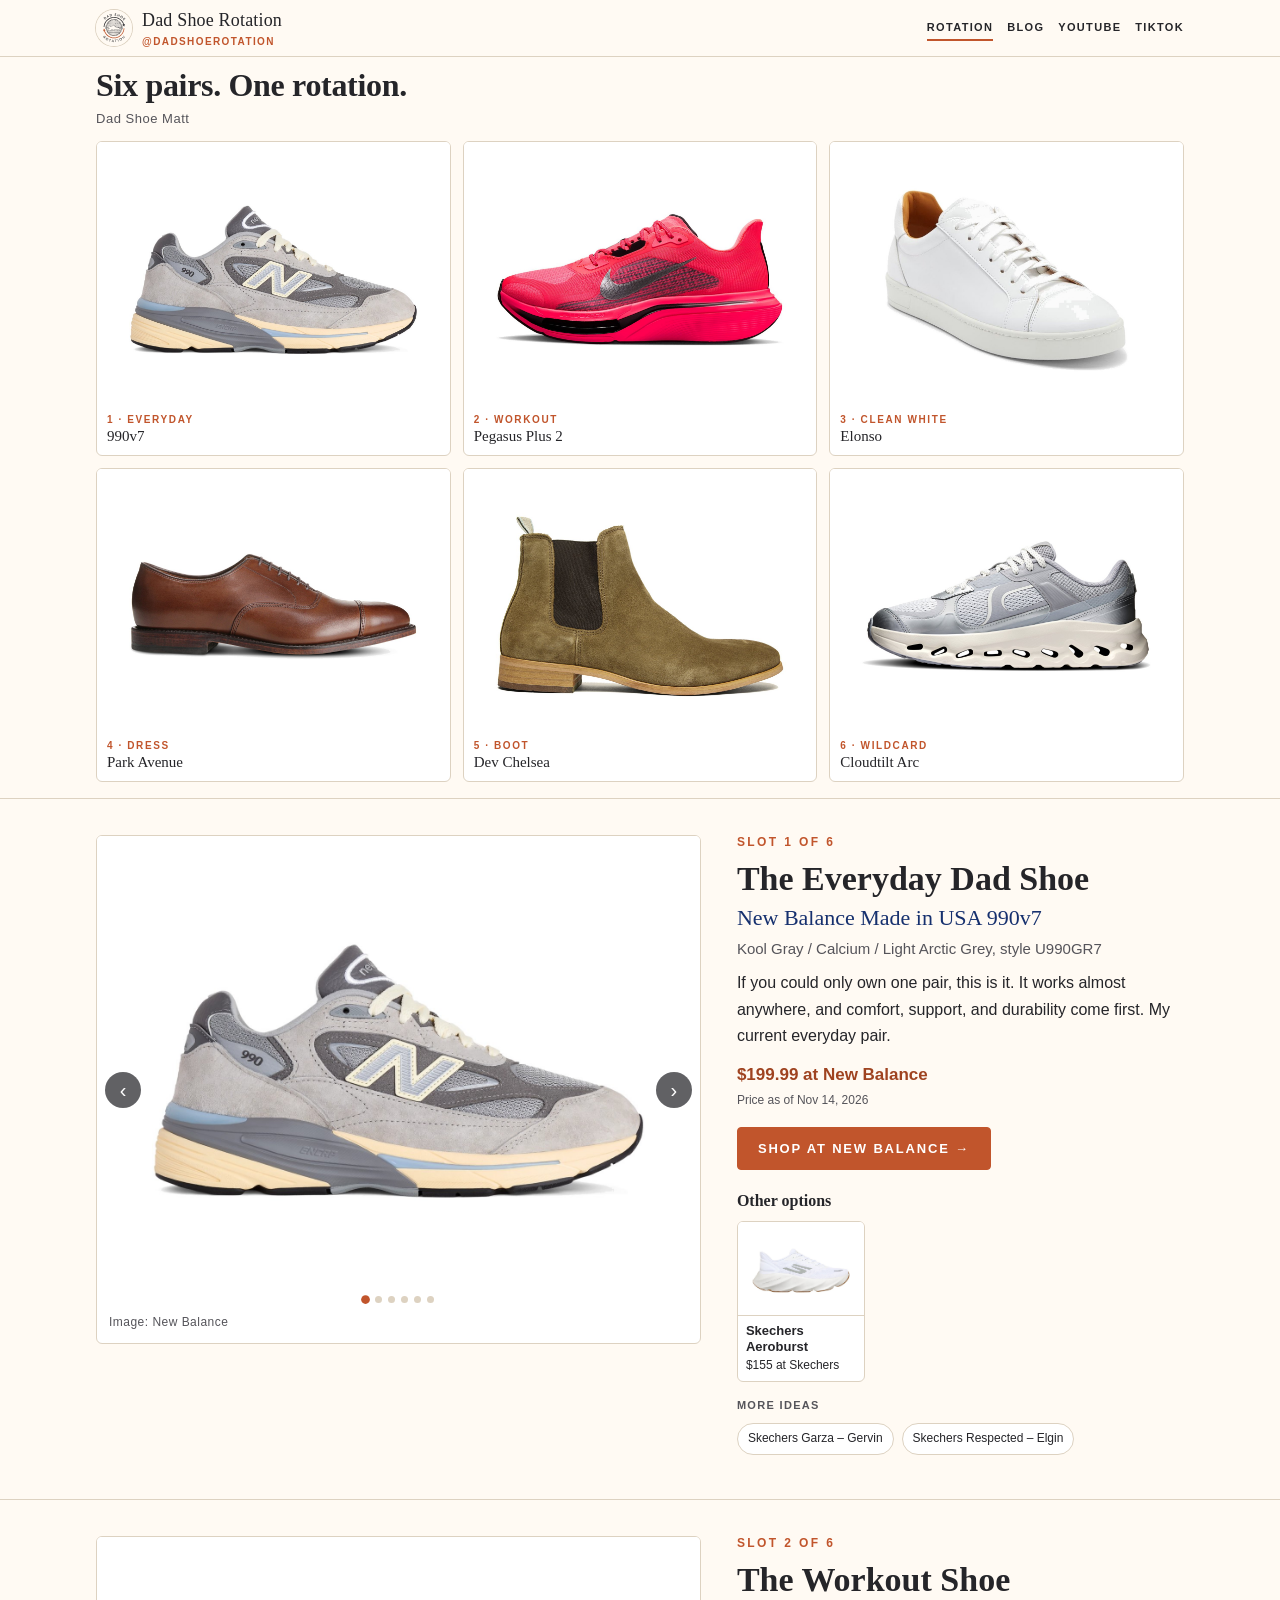
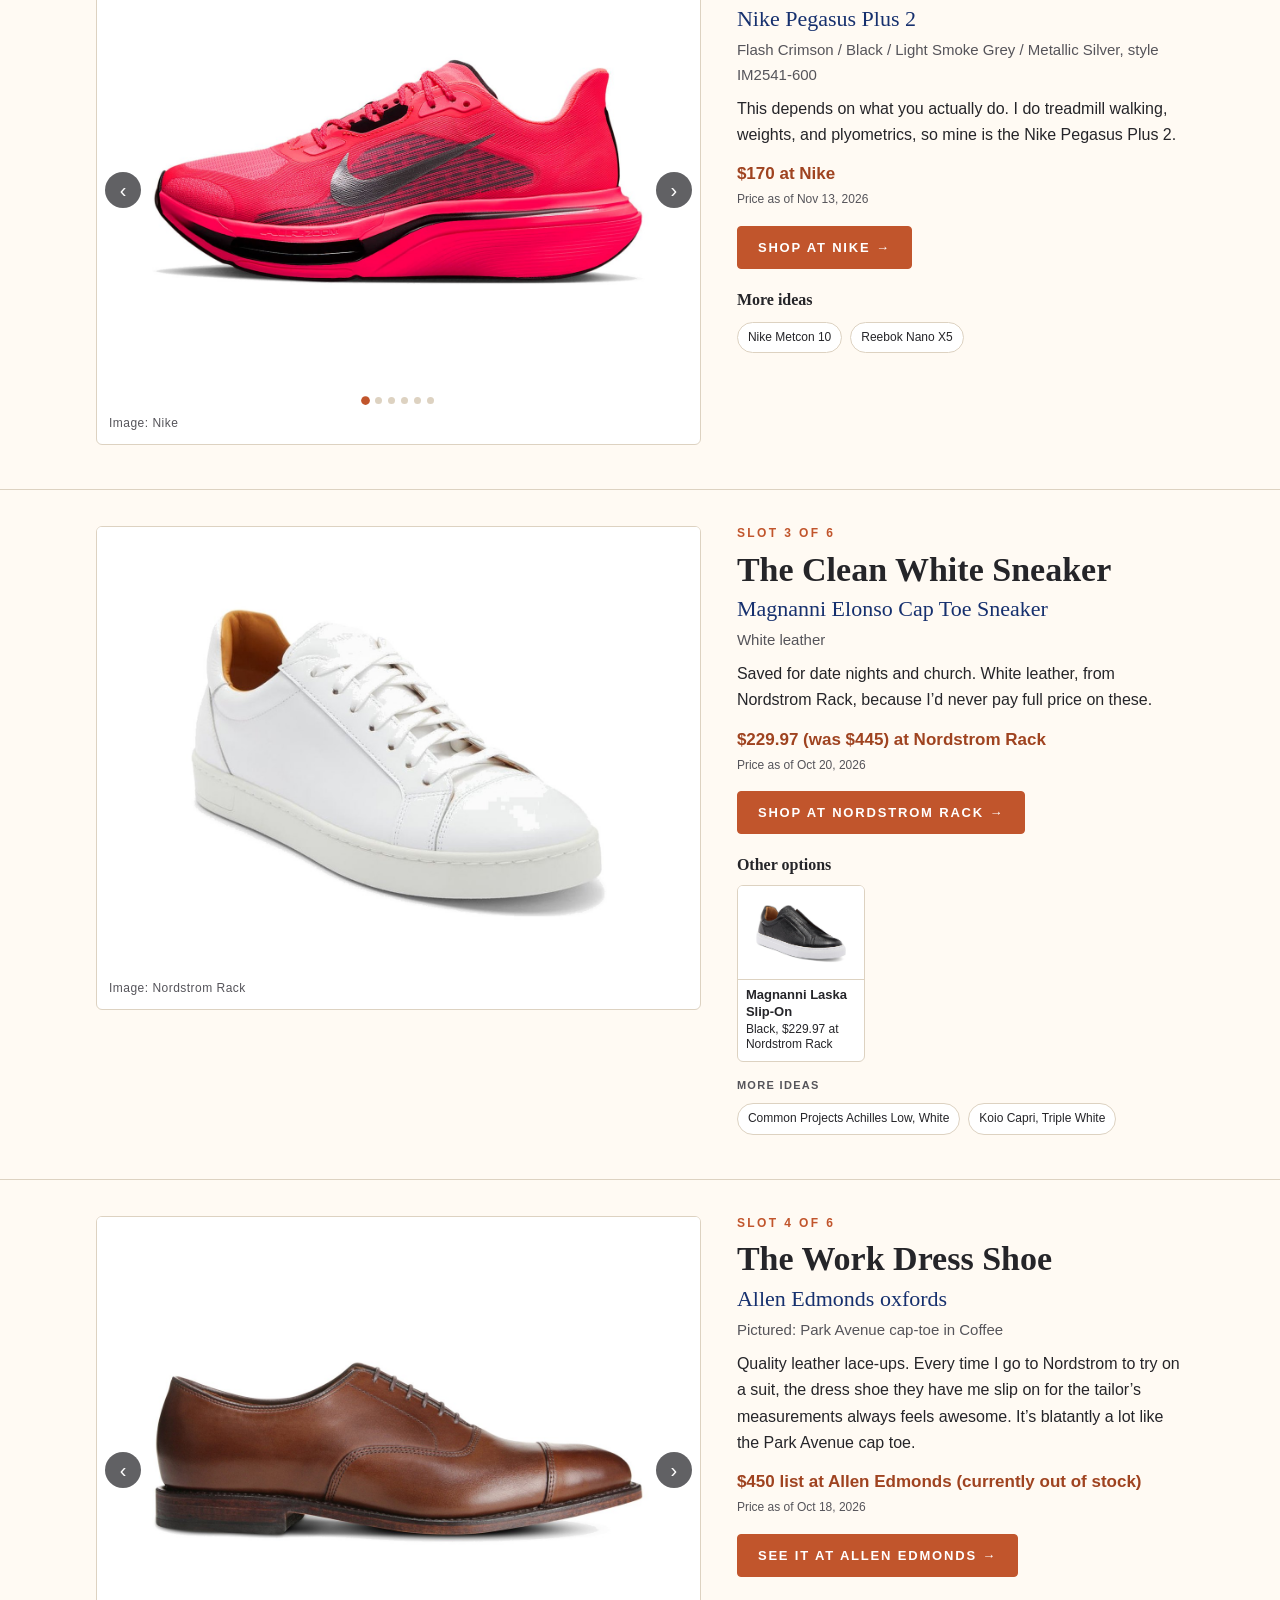
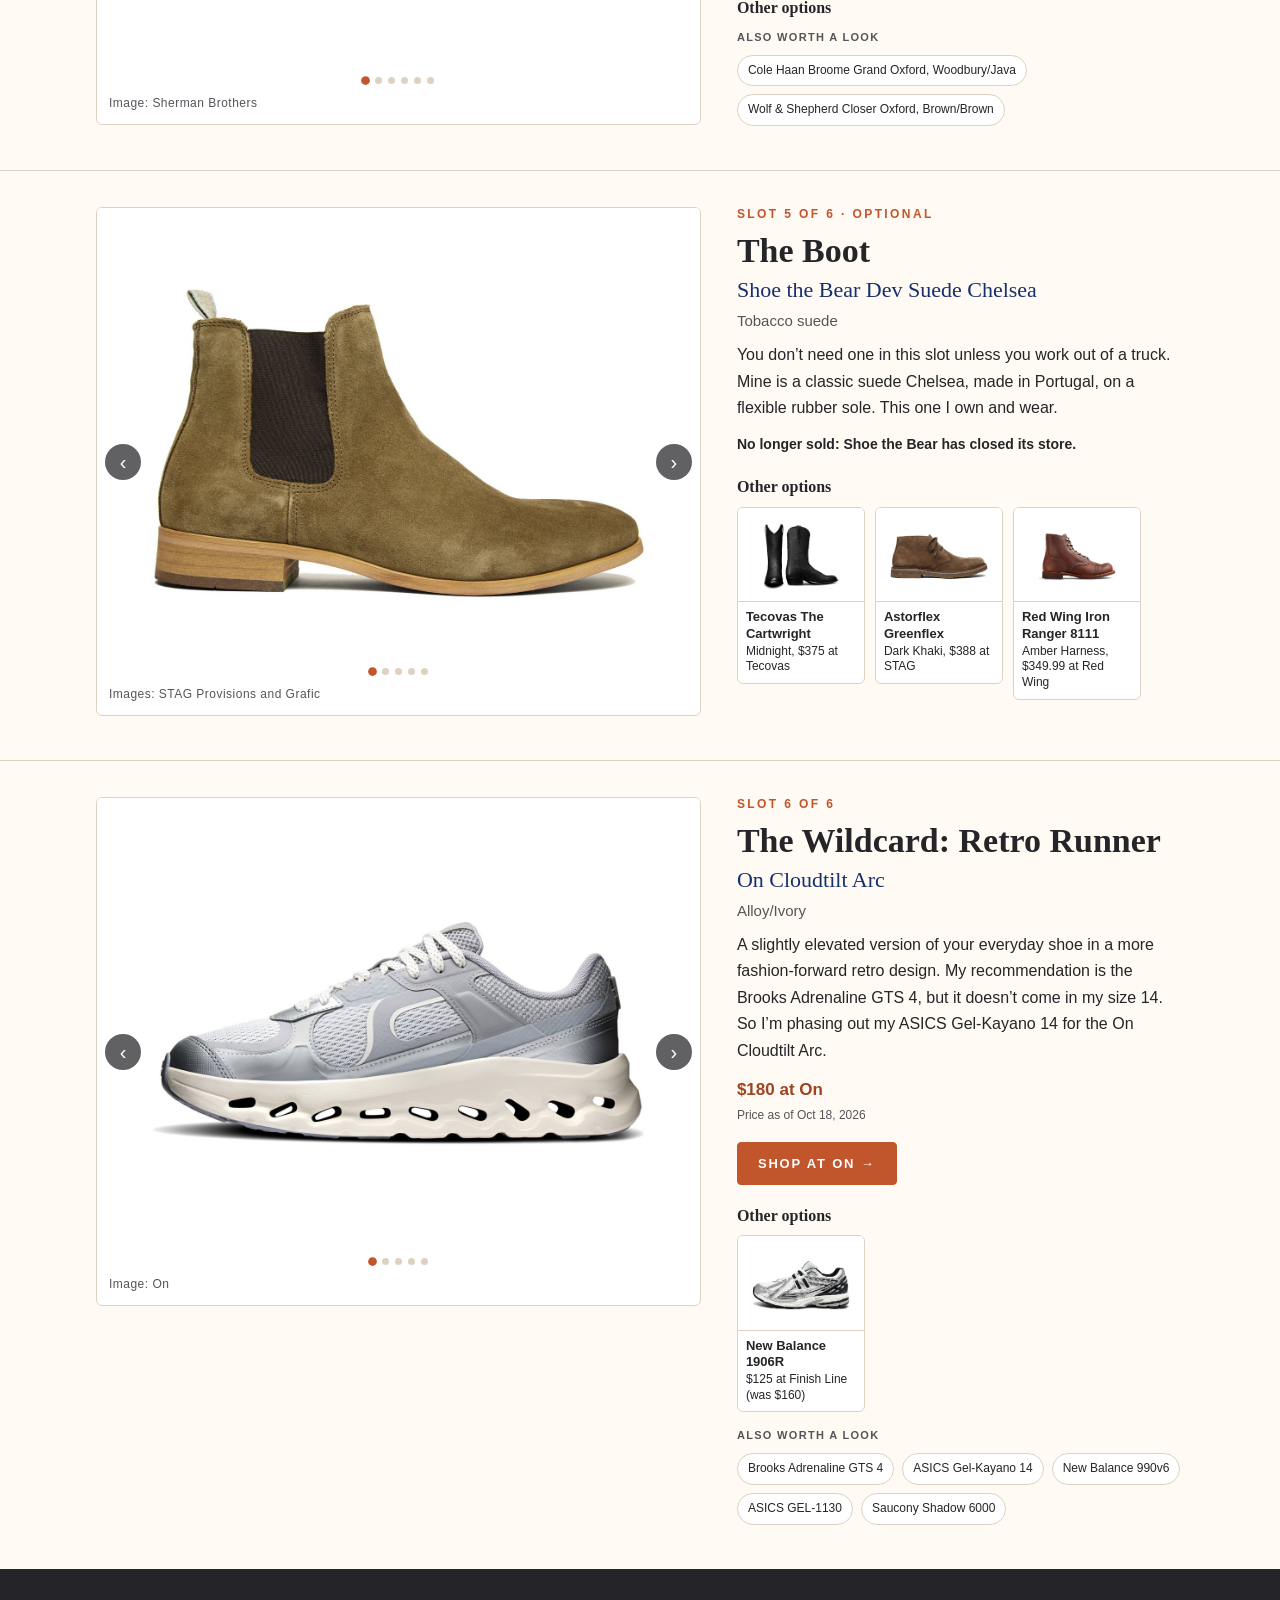
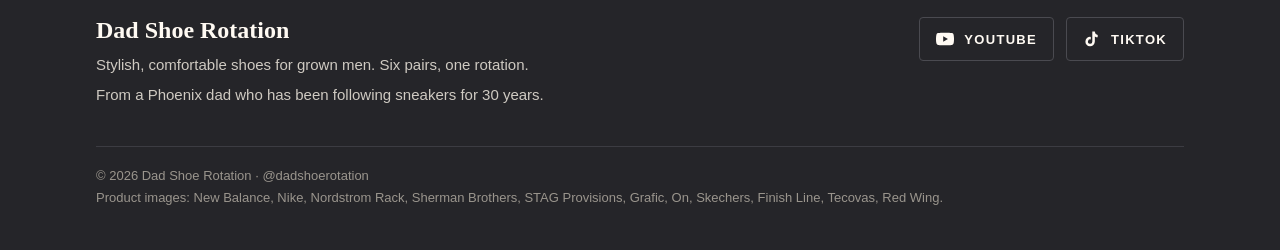
<file: index.html>
<!doctype html>
<html lang="en">
<head>
<meta charset="utf-8">
<meta name="viewport" content="width=device-width, initial-scale=1">
<title>Dad Shoe Rotation: The six-pair capsule every grown man needs</title>
<meta name="description" content="The six-pair capsule every grown man needs. Six current picks, one page, from a Phoenix dad with 30 years of following sneakers.">
<meta property="og:title" content="Dad Shoe Rotation: The six-pair capsule every grown man needs">
<meta property="og:description" content="The six-pair capsule every grown man needs. Six current picks, one page, from a Phoenix dad with 30 years of following sneakers.">
<meta property="og:image" content="assets/dadshoerotation-logo-profile.png">
<meta name="theme-color" content="#fffaf3">
<link rel="icon" type="image/svg+xml" href="assets/dadshoerotation-logo-profile.svg">
<link rel="icon" type="image/png" href="assets/favicon-64.png">
<link rel="apple-touch-icon" href="assets/apple-touch-icon.png">
<link rel="stylesheet" href="assets/css/style.css">
</head>
<body class="home">
<a class="skip" href="#main">Skip to content</a>
<header class="site-header">
  <div class="wrap">
    <a class="brand" href="index.html">
      <img src="assets/dadshoerotation-logo-profile.svg" alt="Dad Shoe Rotation logo" width="36" height="36">
      <span><span class="brand-name">Dad Shoe Rotation</span><span class="brand-handle">@dadshoerotation</span></span>
    </a>
    <nav class="nav" aria-label="Main"><a href="index.html#rotation" aria-current="page">Rotation</a><a href="blog/index.html">Blog</a><a href="https://www.youtube.com/@dadshoerotation" rel="noopener">YouTube</a><a href="https://www.tiktok.com/@dadshoerotation" rel="noopener">TikTok</a></nav>
  </div>
</header>
<main id="main">
  <div class="wrap first-screen" id="rotation">
    <h1>Six pairs. One rotation.</h1>
    <p class="byline">Dad Shoe Matt</p>
    <nav class="glance" aria-label="The current rotation">
      <a class="glance-tile" href="#everyday">
        <div class="glance-img"><img src="assets/gallery/everyday/01-side.jpg" alt="New Balance Made in USA 990v7 in Kool Gray" width="1400" height="1050"></div>
        <div class="glance-cap"><span class="glance-slot">1 &middot; Everyday</span><p class="glance-name">990v7</p></div>
      </a>
      <a class="glance-tile" href="#workout">
        <div class="glance-img"><img src="assets/gallery/workout/01-side.jpg" alt="Nike Pegasus Plus 2 in Flash Crimson" width="1400" height="1050"></div>
        <div class="glance-cap"><span class="glance-slot">2 &middot; Workout</span><p class="glance-name">Pegasus Plus 2</p></div>
      </a>
      <a class="glance-tile" href="#clean-white">
        <div class="glance-img"><img src="assets/gallery/clean-white/01-side.jpg" alt="Magnanni Elonso Cap Toe Sneaker in white" width="1400" height="1050"></div>
        <div class="glance-cap"><span class="glance-slot">3 &middot; Clean White</span><p class="glance-name">Elonso</p></div>
      </a>
      <a class="glance-tile" href="#dress">
        <div class="glance-img"><img src="assets/gallery/dress/01-side.jpg" alt="Allen Edmonds Park Avenue cap-toe oxford in Coffee" width="1400" height="1050"></div>
        <div class="glance-cap"><span class="glance-slot">4 &middot; Dress</span><p class="glance-name">Park Avenue</p></div>
      </a>
      <a class="glance-tile" href="#boot">
        <div class="glance-img"><img src="assets/gallery/boot/01-side.jpg" alt="Shoe the Bear Dev suede Chelsea in Tobacco" width="1400" height="1050"></div>
        <div class="glance-cap"><span class="glance-slot">5 &middot; Boot</span><p class="glance-name">Dev Chelsea</p></div>
      </a>
      <a class="glance-tile" href="#wildcard">
        <div class="glance-img"><img src="assets/gallery/wildcard/01-side.jpg" alt="On Cloudtilt Arc in Alloy/Ivory" width="1400" height="1050"></div>
        <div class="glance-cap"><span class="glance-slot">6 &middot; Wildcard</span><p class="glance-name">Cloudtilt Arc</p></div>
      </a>
    </nav>
  </div>

  <article class="shoe" id="everyday">
    <div class="wrap shoe-inner">
      <div class="gallery" aria-label="Photos of the New Balance Made in USA 990v7">
        <div class="gallery-track">
          <figure><img src="assets/gallery/everyday/01-side.jpg" alt="New Balance Made in USA 990v7 in Kool Gray, side view" width="1400" height="1050"></figure>
          <figure><img src="assets/gallery/everyday/02-top.jpg" alt="New Balance Made in USA 990v7, top-down view" width="1400" height="1050"></figure>
          <figure><img src="assets/gallery/everyday/03-three-quarter.jpg" alt="New Balance Made in USA 990v7, three-quarter view" width="1400" height="1050"></figure>
          <figure><img src="assets/gallery/everyday/04-heel.jpg" alt="New Balance Made in USA 990v7, heel view" width="1400" height="1050"></figure>
          <figure><img src="assets/gallery/everyday/05-sole.jpg" alt="New Balance Made in USA 990v7, outsole" width="1400" height="1050"></figure>
          <figure><img src="assets/gallery/everyday/06-pair.jpg" alt="New Balance Made in USA 990v7, pair" width="1400" height="1050"></figure>
        </div>
        <button class="gallery-btn gallery-prev" type="button" aria-label="Previous photo">&lsaquo;</button>
        <button class="gallery-btn gallery-next" type="button" aria-label="Next photo">&rsaquo;</button>
        <div class="gallery-dots" role="tablist" aria-label="Choose a photo"></div>
        <p class="img-credit">Image: New Balance</p>
      </div>
      <div class="shoe-copy">
        <p class="eyebrow">Slot 1 of 6</p>
        <h2>The Everyday Dad Shoe</h2>
        <p class="shoe-pick">New Balance Made in USA 990v7</p>
        <p class="shoe-color">Kool Gray / Calcium / Light Arctic Grey, style U990GR7</p>
        <p class="shoe-blurb">If you could only own one pair, this is it. It works almost anywhere, and comfort, support, and durability come first. My current everyday pair.</p>
        <p class="shoe-price">$199.99 at New Balance<span class="asof">Price as of Nov 14, 2026</span></p>
        <p class="shop"><a class="btn btn-shop" href="https://www.newbalance.com/pd/made-in-usa-990v7/U990V7-53070-PMG-NA.html?dwvar_U990V7-53070-PMG-NA_style=U990GR7" target="_blank" rel="noopener">Shop at New Balance &rarr;</a></p>
        <div class="backups">
          <h3>Other options</h3>
          <div class="backup-row">
            <a class="backup-thumb" href="https://www.skechers.com/skechers-aero-burst/246210_WHT.html" target="_blank" rel="noopener">
              <img src="assets/owned/skechers-aero-burst.jpg" alt="Skechers Aeroburst in white" width="1200" height="900" loading="lazy">
              <p><strong>Skechers Aeroburst</strong>$155 at Skechers</p>
            </a>
          </div>
          <span class="more-label">More ideas</span>
          <ul class="more-list">
            <li><span class="more-chip">Skechers Garza &ndash; Gervin</span></li>
            <li><span class="more-chip">Skechers Respected &ndash; Elgin</span></li>
          </ul>
        </div>
      </div>
    </div>
  </article>

  <article class="shoe" id="workout">
    <div class="wrap shoe-inner">
      <div class="gallery" aria-label="Photos of the Nike Pegasus Plus 2">
        <div class="gallery-track">
          <figure><img src="assets/gallery/workout/01-side.jpg" alt="Nike Pegasus Plus 2 in Flash Crimson, side view" width="1400" height="1050"></figure>
          <figure><img src="assets/gallery/workout/02-top.jpg" alt="Nike Pegasus Plus 2, top-down view" width="1400" height="1050"></figure>
          <figure><img src="assets/gallery/workout/03-three-quarter.jpg" alt="Nike Pegasus Plus 2, three-quarter view" width="1400" height="1050"></figure>
          <figure><img src="assets/gallery/workout/04-heel.jpg" alt="Nike Pegasus Plus 2, heel view" width="1400" height="1050"></figure>
          <figure><img src="assets/gallery/workout/05-sole.jpg" alt="Nike Pegasus Plus 2, outsole" width="1400" height="1050"></figure>
          <figure><img src="assets/gallery/workout/06-pair.jpg" alt="Nike Pegasus Plus 2, pair" width="1400" height="1050"></figure>
        </div>
        <button class="gallery-btn gallery-prev" type="button" aria-label="Previous photo">&lsaquo;</button>
        <button class="gallery-btn gallery-next" type="button" aria-label="Next photo">&rsaquo;</button>
        <div class="gallery-dots" role="tablist" aria-label="Choose a photo"></div>
        <p class="img-credit">Image: Nike</p>
      </div>
      <div class="shoe-copy">
        <p class="eyebrow">Slot 2 of 6</p>
        <h2>The Workout Shoe</h2>
        <p class="shoe-pick">Nike Pegasus Plus 2</p>
        <p class="shoe-color">Flash Crimson / Black / Light Smoke Grey / Metallic Silver, style IM2541-600</p>
        <p class="shoe-blurb">This depends on what you actually do. I do treadmill walking, weights, and plyometrics, so mine is the Nike Pegasus Plus 2.</p>
        <p class="shoe-price">$170 at Nike<span class="asof">Price as of Nov 13, 2026</span></p>
        <p class="shop"><a class="btn btn-shop" href="https://www.nike.com/t/pegasus-plus-2-mens-road-running-shoes-p9ePl101/IM2541-600" target="_blank" rel="noopener">Shop at Nike &rarr;</a></p>
        <div class="backups">
          <h3>More ideas</h3>
          <ul class="more-list">
            <li><span class="more-chip">Nike Metcon 10</span></li>
            <li><span class="more-chip">Reebok Nano X5</span></li>
          </ul>
        </div>
      </div>
    </div>
  </article>

  <article class="shoe" id="clean-white">
    <div class="wrap shoe-inner">
      <div class="gallery single" aria-label="Photo of the Magnanni Elonso Cap Toe Sneaker">
        <div class="gallery-track">
          <figure><img src="assets/gallery/clean-white/01-side.jpg" alt="Magnanni Elonso Cap Toe Sneaker in white leather, three-quarter view" width="1400" height="1050"></figure>
        </div>
        <p class="img-credit">Image: Nordstrom Rack</p>
      </div>
      <div class="shoe-copy">
        <p class="eyebrow">Slot 3 of 6</p>
        <h2>The Clean White Sneaker</h2>
        <p class="shoe-pick">Magnanni Elonso Cap Toe Sneaker</p>
        <p class="shoe-color">White leather</p>
        <p class="shoe-blurb">Saved for date nights and church. White leather, from Nordstrom Rack, because I&rsquo;d never pay full price on these.</p>
        <p class="shoe-price">$229.97 (was $445) at Nordstrom Rack<span class="asof">Price as of Oct 20, 2026</span></p>
        <p class="shop"><a class="btn btn-shop" href="https://www.nordstromrack.com/s/magnanni-elonso-cap-toe-sneaker-men/8613772?fashioncolor=White&amp;color=444445PPZJ" target="_blank" rel="noopener">Shop at Nordstrom Rack &rarr;</a></p>
        <div class="backups">
          <h3>Other options</h3>
          <div class="backup-row">
            <a class="backup-thumb" href="https://www.nordstromrack.com/s/magnanni-laska-slip-on-sneaker-men/6544881?fashioncolor=Black&amp;color=44444G6EKL" target="_blank" rel="noopener">
              <img src="assets/classics/classic-3-black.jpg" alt="Magnanni Laska Slip-On in black leather with a white sole" width="1200" height="900" loading="lazy">
              <p><strong>Magnanni Laska Slip-On</strong>Black, $229.97 at Nordstrom Rack</p>
            </a>
          </div>
          <span class="more-label">More ideas</span>
          <ul class="more-list">
            <li><span class="more-chip">Common Projects Achilles Low, White</span></li>
            <li><span class="more-chip">Koio Capri, Triple White</span></li>
          </ul>
        </div>
      </div>
    </div>
  </article>

  <article class="shoe" id="dress">
    <div class="wrap shoe-inner">
      <div class="gallery" aria-label="Photos of the Allen Edmonds Park Avenue oxford">
        <div class="gallery-track">
          <figure><img src="assets/gallery/dress/01-side.jpg" alt="Allen Edmonds Park Avenue cap-toe oxford in Coffee, side view" width="1400" height="1050"></figure>
          <figure><img src="assets/gallery/dress/02-top.jpg" alt="Allen Edmonds Park Avenue, top-down view" width="1400" height="1050"></figure>
          <figure><img src="assets/gallery/dress/03-three-quarter.jpg" alt="Allen Edmonds Park Avenue, three-quarter view" width="1400" height="1050"></figure>
          <figure><img src="assets/gallery/dress/04-front.jpg" alt="Allen Edmonds Park Avenue, front view" width="1400" height="1050"></figure>
          <figure><img src="assets/gallery/dress/05-heel.jpg" alt="Allen Edmonds Park Avenue, heel view" width="1400" height="1050"></figure>
          <figure><img src="assets/gallery/dress/06-sole.jpg" alt="Allen Edmonds Park Avenue, outsole" width="1400" height="1050"></figure>
        </div>
        <button class="gallery-btn gallery-prev" type="button" aria-label="Previous photo">&lsaquo;</button>
        <button class="gallery-btn gallery-next" type="button" aria-label="Next photo">&rsaquo;</button>
        <div class="gallery-dots" role="tablist" aria-label="Choose a photo"></div>
        <p class="img-credit">Image: Sherman Brothers</p>
      </div>
      <div class="shoe-copy">
        <p class="eyebrow">Slot 4 of 6</p>
        <h2>The Work Dress Shoe</h2>
        <p class="shoe-pick">Allen Edmonds oxfords</p>
        <p class="shoe-color">Pictured: Park Avenue cap-toe in Coffee</p>
        <p class="shoe-blurb">Quality leather lace-ups. Every time I go to Nordstrom to try on a suit, the dress shoe they have me slip on for the tailor&rsquo;s measurements always feels awesome. It&rsquo;s blatantly a lot like the Park Avenue cap toe.</p>
        <p class="shoe-price">$450 list at Allen Edmonds (currently out of stock)<span class="asof">Price as of Oct 18, 2026</span></p>
        <p class="shop"><a class="btn btn-shop" href="https://www.allenedmonds.com/product/mens-park-avenue-cap-toe-oxford-dress-shoe-3023014/coffee-brown-leather-ec4013255" target="_blank" rel="noopener">See it at Allen Edmonds &rarr;</a></p>
        <div class="backups">
          <h3>Other options</h3>
          <span class="more-label">Also worth a look</span>
          <ul class="more-list">
            <li><a href="https://www.colehaan.com/products/mens-broome-grand-lug-sole-plain-toe-oxfords-c45673" target="_blank" rel="noopener">Cole Haan Broome Grand Oxford, Woodbury/Java</a></li>
            <li><a href="https://wolfandshepherd.com/products/closer-oxford" target="_blank" rel="noopener">Wolf &amp; Shepherd Closer Oxford, Brown/Brown</a></li>
          </ul>
        </div>
      </div>
    </div>
  </article>

  <article class="shoe" id="boot">
    <div class="wrap shoe-inner">
      <div class="gallery" aria-label="Photos of the Shoe the Bear Dev Chelsea">
        <div class="gallery-track">
          <figure><img src="assets/gallery/boot/01-side.jpg" alt="Shoe the Bear Dev suede Chelsea in Tobacco, side view" width="1400" height="1050"></figure>
          <figure><img src="assets/gallery/boot/02-top.jpg" alt="Shoe the Bear Dev Chelsea, high angle into the shaft" width="1400" height="1050"></figure>
          <figure><img src="assets/gallery/boot/03-three-quarter.jpg" alt="Shoe the Bear Dev Chelsea, three-quarter view" width="1400" height="1050"></figure>
          <figure><img src="assets/gallery/boot/04-heel.jpg" alt="Shoe the Bear Dev Chelsea, heel view" width="1400" height="1050"></figure>
          <figure><img src="assets/gallery/boot/05-sole.jpg" alt="Shoe the Bear Dev Chelsea, outsole" width="1400" height="1050"></figure>
        </div>
        <button class="gallery-btn gallery-prev" type="button" aria-label="Previous photo">&lsaquo;</button>
        <button class="gallery-btn gallery-next" type="button" aria-label="Next photo">&rsaquo;</button>
        <div class="gallery-dots" role="tablist" aria-label="Choose a photo"></div>
        <p class="img-credit">Images: STAG Provisions and Grafic</p>
      </div>
      <div class="shoe-copy">
        <p class="eyebrow">Slot 5 of 6 &middot; Optional</p>
        <h2>The Boot</h2>
        <p class="shoe-pick">Shoe the Bear Dev Suede Chelsea</p>
        <p class="shoe-color">Tobacco suede</p>
        <p class="shoe-blurb">You don&rsquo;t need one in this slot unless you work out of a truck. Mine is a classic suede Chelsea, made in Portugal, on a flexible rubber sole. This one I own and wear.</p>
        <p class="budget-note">No longer sold: Shoe the Bear has closed its store.</p>
        <div class="backups">
          <h3>Other options</h3>
          <div class="backup-row">
            <a class="backup-thumb" href="https://www.tecovas.com/products/the-cartwright?color=midnight-cowhide" target="_blank" rel="noopener">
              <img src="assets/owned/tecovas-black.jpg" alt="Tecovas The Cartwright in Midnight cowhide" width="1200" height="900" loading="lazy">
              <p><strong>Tecovas The Cartwright</strong>Midnight, $375 at Tecovas</p>
            </a>
            <a class="backup-thumb" href="https://stagprovisions.com/products/greenflex-chukka-boot-dark-khaki" target="_blank" rel="noopener">
              <img src="assets/classics/classic-5-alt.jpg" alt="Astorflex Greenflex suede chukka in Dark Khaki" width="1200" height="900" loading="lazy">
              <p><strong>Astorflex Greenflex</strong>Dark Khaki, $388 at STAG</p>
            </a>
            <a class="backup-thumb" href="https://www.redwingshoes.com/mens/heritage/iron-ranger/iron-ranger-08111.html" target="_blank" rel="noopener">
              <img src="assets/classics/classic-5.jpg" alt="Red Wing Heritage Iron Ranger 8111 in Amber Harness" width="1200" height="900" loading="lazy">
              <p><strong>Red Wing Iron Ranger 8111</strong>Amber Harness, $349.99 at Red Wing</p>
            </a>
          </div>
        </div>
      </div>
    </div>
  </article>

  <article class="shoe" id="wildcard">
    <div class="wrap shoe-inner">
      <div class="gallery" aria-label="Photos of the On Cloudtilt Arc">
        <div class="gallery-track">
          <figure><img src="assets/gallery/wildcard/01-side.jpg" alt="On Cloudtilt Arc in Alloy/Ivory, side view" width="1400" height="1050"></figure>
          <figure><img src="assets/gallery/wildcard/02-top.jpg" alt="On Cloudtilt Arc, top-down view" width="1400" height="1050"></figure>
          <figure><img src="assets/gallery/wildcard/03-pair.jpg" alt="On Cloudtilt Arc, pair" width="1400" height="1050"></figure>
          <figure><img src="assets/gallery/wildcard/04-heel.jpg" alt="On Cloudtilt Arc, heel view" width="1400" height="1050"></figure>
          <figure><img src="assets/gallery/wildcard/05-sole.jpg" alt="On Cloudtilt Arc, outsole" width="1400" height="1050"></figure>
        </div>
        <button class="gallery-btn gallery-prev" type="button" aria-label="Previous photo">&lsaquo;</button>
        <button class="gallery-btn gallery-next" type="button" aria-label="Next photo">&rsaquo;</button>
        <div class="gallery-dots" role="tablist" aria-label="Choose a photo"></div>
        <p class="img-credit">Image: On</p>
      </div>
      <div class="shoe-copy">
        <p class="eyebrow">Slot 6 of 6</p>
        <h2>The Wildcard: Retro Runner</h2>
        <p class="shoe-pick">On Cloudtilt Arc</p>
        <p class="shoe-color">Alloy/Ivory</p>
        <p class="shoe-blurb">A slightly elevated version of your everyday shoe in a more fashion-forward retro design. My recommendation is the Brooks Adrenaline GTS 4, but it doesn&rsquo;t come in my size 14. So I&rsquo;m phasing out my ASICS Gel-Kayano 14 for the On Cloudtilt Arc.</p>
        <p class="shoe-price">$180 at On<span class="asof">Price as of Oct 18, 2026</span></p>
        <p class="shop"><a class="btn btn-shop" href="https://www.on.com/en-us/products/cloudtilt-arc-m-3mg3033/mens/alloy-ivory-shoes-3MG30333228" target="_blank" rel="noopener">Shop at On &rarr;</a></p>
        <div class="backups">
          <h3>Other options</h3>
          <div class="backup-row">
            <a class="backup-thumb" href="https://www.finishline.com/pdp/mens-new-balance-1906r-casual-shoes/prod2859192/M1906RER/030" target="_blank" rel="noopener">
              <img src="assets/slots/slot-6-backup.jpg" alt="New Balance 1906R in Silver Metallic / Black / Sea Salt" width="1200" height="900" loading="lazy">
              <p><strong>New Balance 1906R</strong>$125 at Finish Line (was $160)</p>
            </a>
          </div>
          <span class="more-label">Also worth a look</span>
          <ul class="more-list">
            <li><span class="more-chip">Brooks Adrenaline GTS 4</span></li>
            <li><span class="more-chip">ASICS Gel-Kayano 14</span></li>
            <li><span class="more-chip">New Balance 990v6</span></li>
            <li><span class="more-chip">ASICS GEL-1130</span></li>
            <li><span class="more-chip">Saucony Shadow 6000</span></li>
          </ul>
        </div>
      </div>
    </div>
  </article>
</main>
<footer class="site-footer">
  <div class="wrap">
    <div>
      <h2>Dad Shoe Rotation</h2>
      <p>Stylish, comfortable shoes for grown men. Six pairs, one rotation.</p>
      <p>From a Phoenix dad who has been following sneakers for 30 years.</p>
    </div>
    <div class="social">
      <a href="https://www.youtube.com/@dadshoerotation" rel="noopener"><svg viewBox="0 0 24 24" aria-hidden="true"><path d="M23.5 6.2a3 3 0 0 0-2.1-2.1C19.5 3.6 12 3.6 12 3.6s-7.5 0-9.4.5A3 3 0 0 0 .5 6.2 31 31 0 0 0 0 12a31 31 0 0 0 .5 5.8 3 3 0 0 0 2.1 2.1c1.9.5 9.4.5 9.4.5s7.5 0 9.4-.5a3 3 0 0 0 2.1-2.1A31 31 0 0 0 24 12a31 31 0 0 0-.5-5.8zM9.6 15.6V8.4l6.3 3.6-6.3 3.6z"/></svg> YouTube</a>
      <a href="https://www.tiktok.com/@dadshoerotation" rel="noopener"><svg viewBox="0 0 24 24" aria-hidden="true"><path d="M19.6 6.7a4.8 4.8 0 0 1-3.8-4.2V2h-3.4v13.4a2.9 2.9 0 1 1-2-2.7V9.2a6.3 6.3 0 1 0 5.4 6.2V8.6a8.2 8.2 0 0 0 3.8 1.2V6.4l-.1.3z"/></svg> TikTok</a>
    </div>
    <p class="fine">&copy; 2026 Dad Shoe Rotation &middot; @dadshoerotation<br>Product images: New Balance, Nike, Nordstrom Rack, Sherman Brothers, STAG Provisions, Grafic, On, Skechers, Finish Line, Tecovas, Red Wing.</p>
  </div>
</footer>
<script src="assets/js/gallery.js" defer></script>
</body>
</html>
</file>
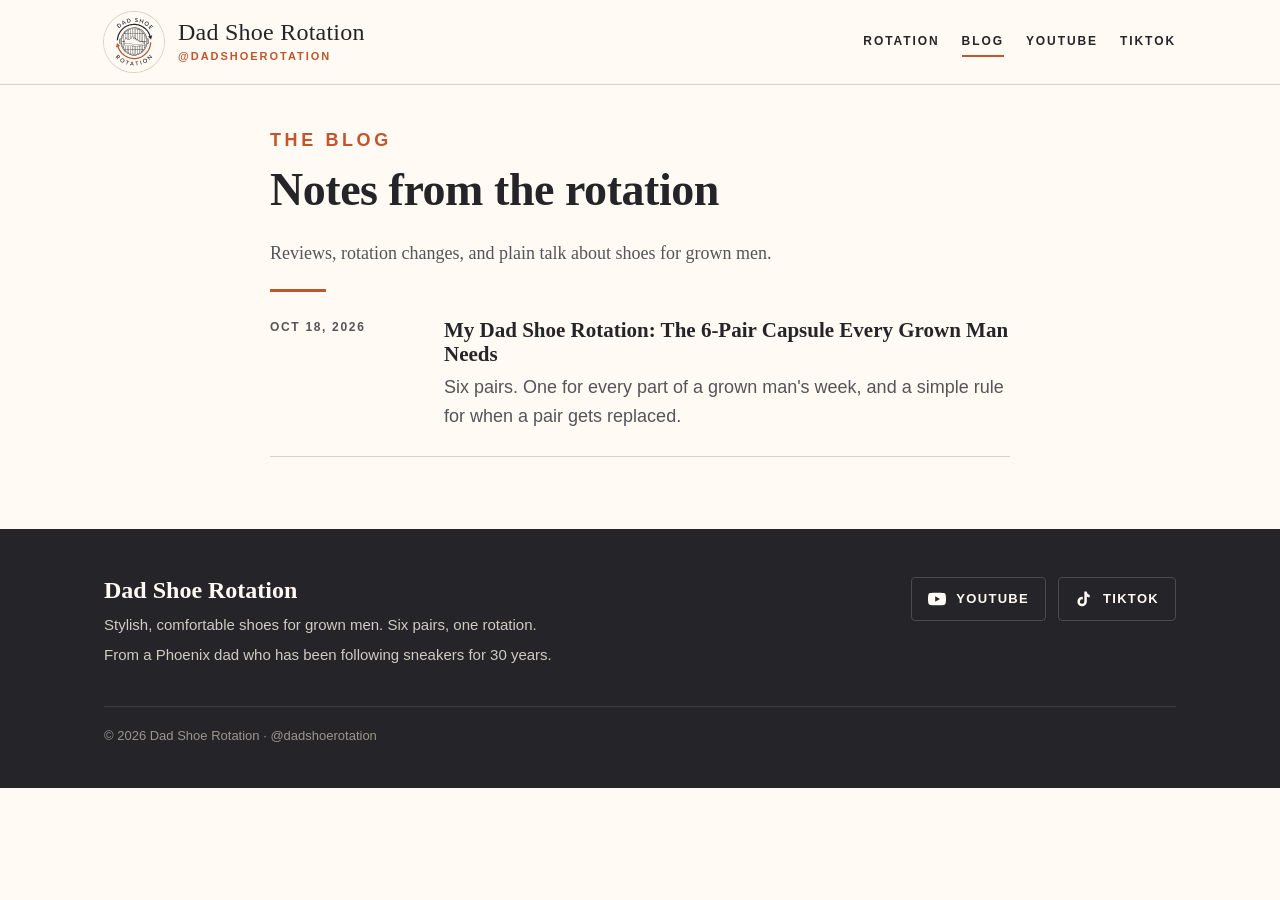
<file: blog/index.html>
<!doctype html>
<html lang="en">
<head>
<meta charset="utf-8">
<meta name="viewport" content="width=device-width, initial-scale=1">
<title>Blog | Dad Shoe Rotation</title>
<meta name="description" content="Reviews, rotation changes, and plain talk about shoes for grown men.">
<meta property="og:title" content="Blog | Dad Shoe Rotation">
<meta property="og:description" content="Reviews, rotation changes, and plain talk about shoes for grown men.">
<meta property="og:image" content="../assets/dadshoerotation-logo-profile.png">
<meta name="theme-color" content="#fffaf3">
<link rel="icon" type="image/svg+xml" href="../assets/dadshoerotation-logo-profile.svg">
<link rel="icon" type="image/png" href="../assets/favicon-64.png">
<link rel="apple-touch-icon" href="../assets/apple-touch-icon.png">
<link rel="stylesheet" href="../assets/css/style.css">
</head>
<body>
<a class="skip" href="#main">Skip to content</a>
<header class="site-header">
  <div class="wrap">
    <a class="brand" href="../index.html">
      <img src="../assets/dadshoerotation-logo-profile.svg" alt="Dad Shoe Rotation logo" width="60" height="60">
      <span><span class="brand-name">Dad Shoe Rotation</span><span class="brand-handle">@dadshoerotation</span></span>
    </a>
    <nav class="nav" aria-label="Main"><a href="../index.html#rotation">Rotation</a><a href="../blog/index.html" aria-current="page">Blog</a><a href="https://www.youtube.com/@dadshoerotation" rel="noopener">YouTube</a><a href="https://www.tiktok.com/@dadshoerotation" rel="noopener">TikTok</a></nav>
  </div>
</header>
<main id="main">
<div class="wrap narrow article">
  <p class="eyebrow">The blog</p>
  <h1>Notes from the rotation</h1>
  <p class="lede">Reviews, rotation changes, and plain talk about shoes for grown men.</p>
  <hr class="rule">
  <ul class="posts">
    <!-- NEW POSTS GO HERE: copy a <li class="post-item"> block below, newest first. -->
      <li class="post-item">
        <time class="post-date" datetime="2026-10-18">Oct 18, 2026</time>
        <div><h3><a href="my-dad-shoe-rotation.html">My Dad Shoe Rotation: The 6-Pair Capsule Every Grown Man Needs</a></h3><p>Six pairs. One for every part of a grown man's week, and a simple rule for when a pair gets replaced.</p></div>
      </li>
  </ul>
</div>
</main>
<footer class="site-footer">
  <div class="wrap">
    <div>
      <h2>Dad Shoe Rotation</h2>
      <p>Stylish, comfortable shoes for grown men. Six pairs, one rotation.</p>
      <p>From a Phoenix dad who has been following sneakers for 30 years.</p>
    </div>
    <div class="social">
      <a href="https://www.youtube.com/@dadshoerotation" rel="noopener"><svg viewBox="0 0 24 24" aria-hidden="true"><path d="M23.5 6.2a3 3 0 0 0-2.1-2.1C19.5 3.6 12 3.6 12 3.6s-7.5 0-9.4.5A3 3 0 0 0 .5 6.2 31 31 0 0 0 0 12a31 31 0 0 0 .5 5.8 3 3 0 0 0 2.1 2.1c1.9.5 9.4.5 9.4.5s7.5 0 9.4-.5a3 3 0 0 0 2.1-2.1A31 31 0 0 0 24 12a31 31 0 0 0-.5-5.8zM9.6 15.6V8.4l6.3 3.6-6.3 3.6z"/></svg> YouTube</a>
      <a href="https://www.tiktok.com/@dadshoerotation" rel="noopener"><svg viewBox="0 0 24 24" aria-hidden="true"><path d="M19.6 6.7a4.8 4.8 0 0 1-3.8-4.2V2h-3.4v13.4a2.9 2.9 0 1 1-2-2.7V9.2a6.3 6.3 0 1 0 5.4 6.2V8.6a8.2 8.2 0 0 0 3.8 1.2V6.4l-.1.3z"/></svg> TikTok</a>
    </div>
    <p class="fine">&copy; 2026 Dad Shoe Rotation &middot; @dadshoerotation</p>
  </div>
</footer>
</body>
</html>
</file>
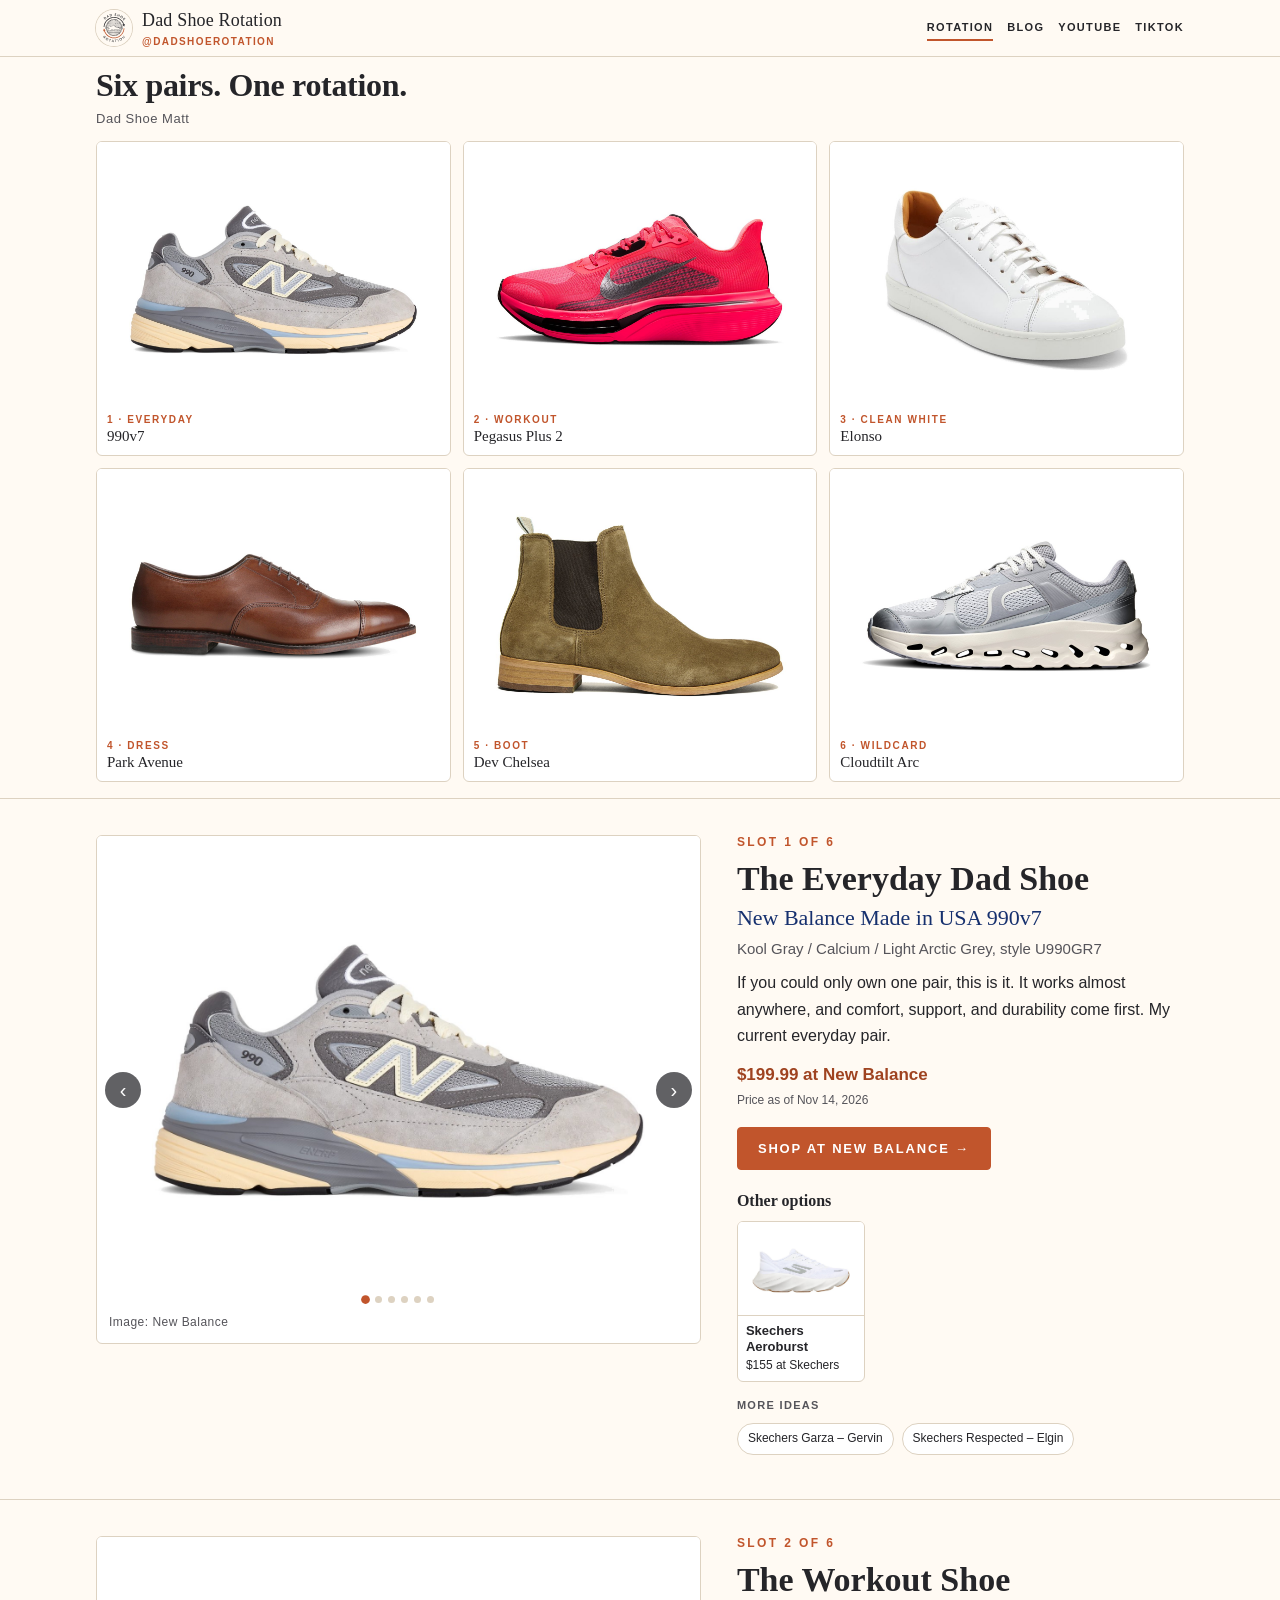
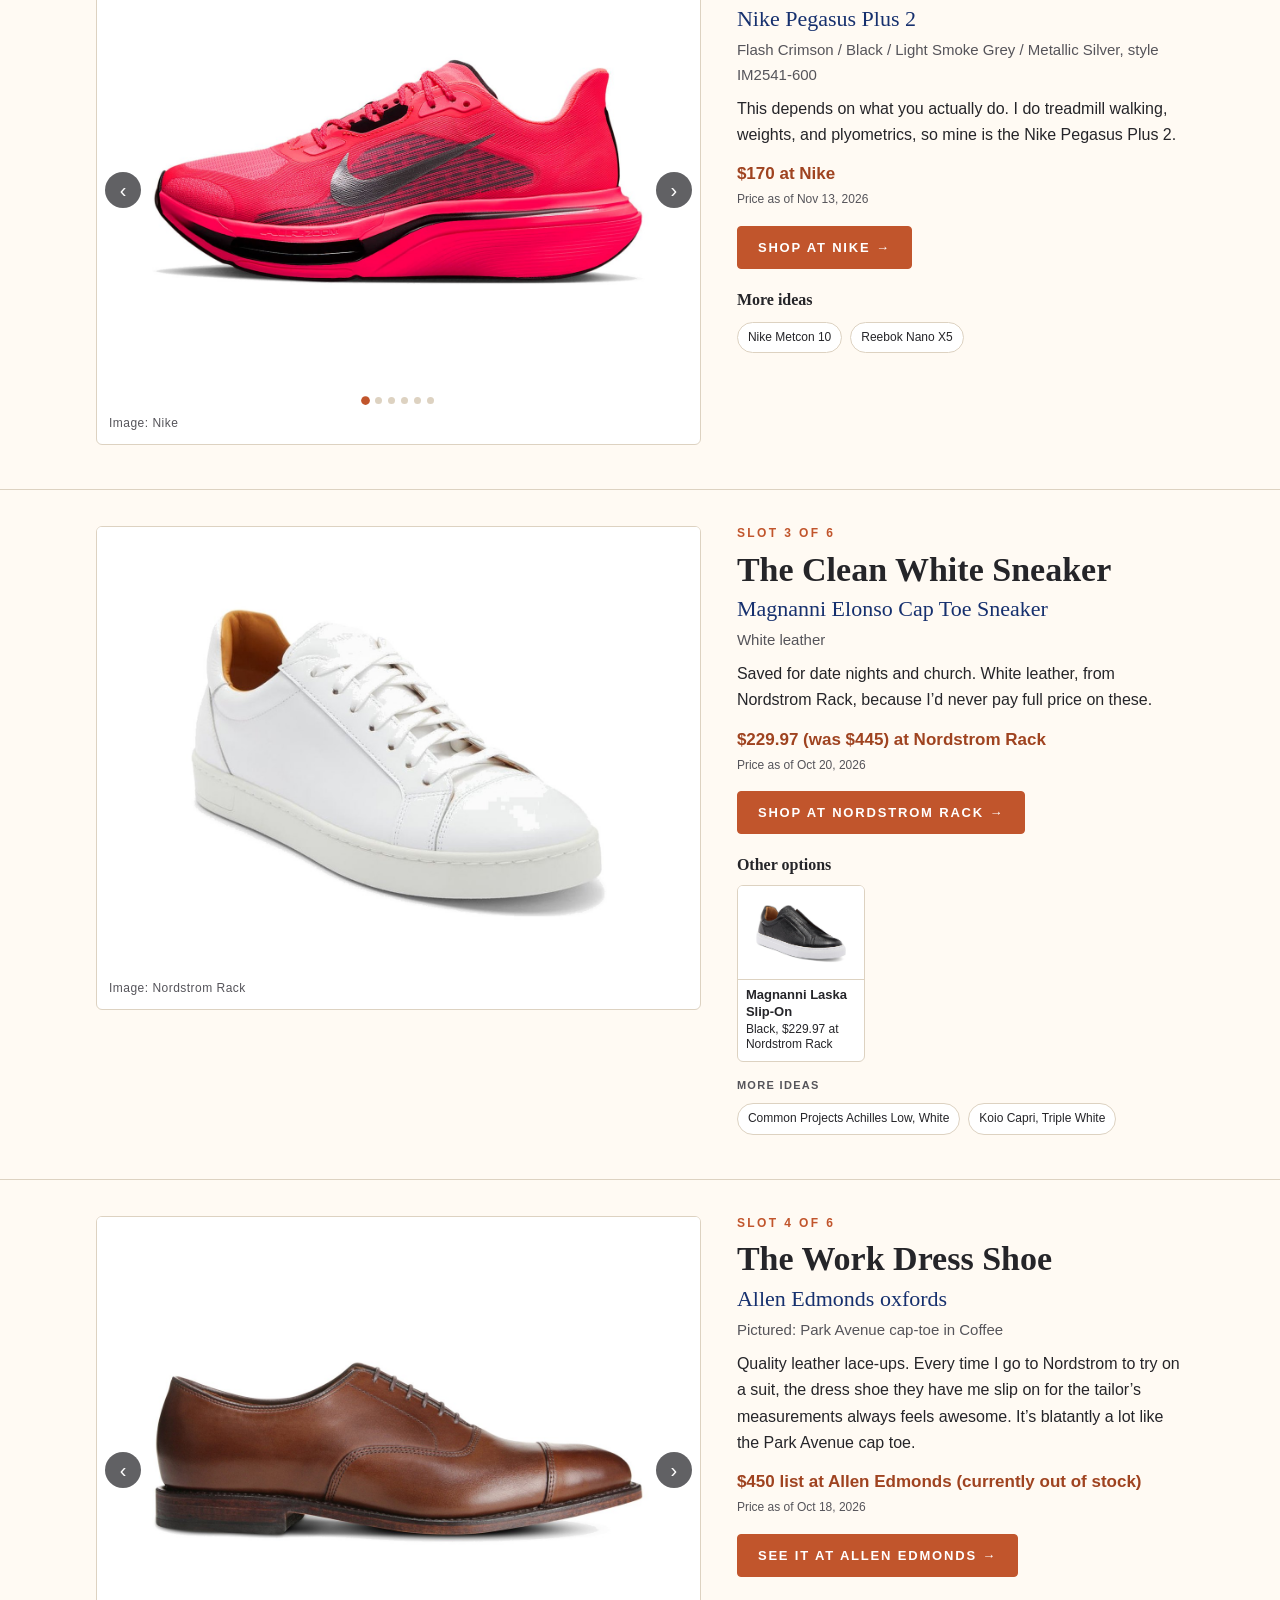
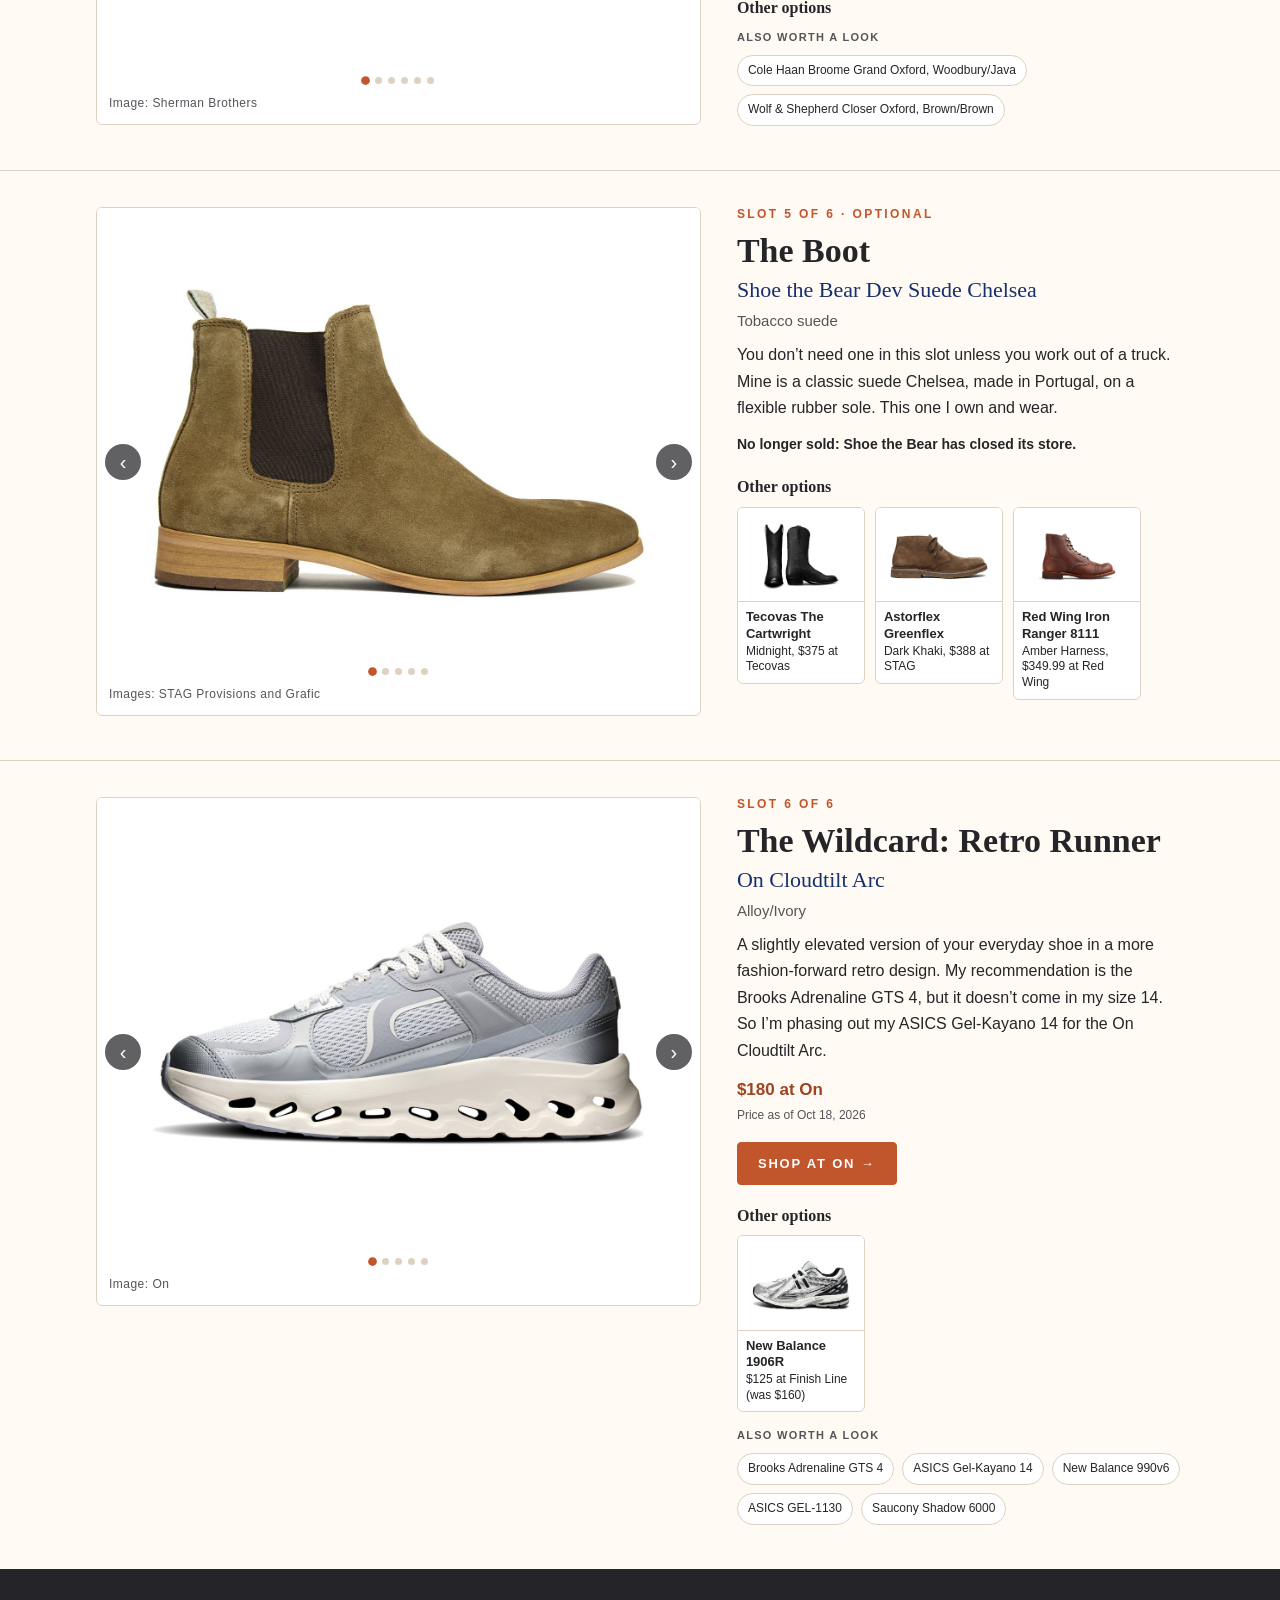
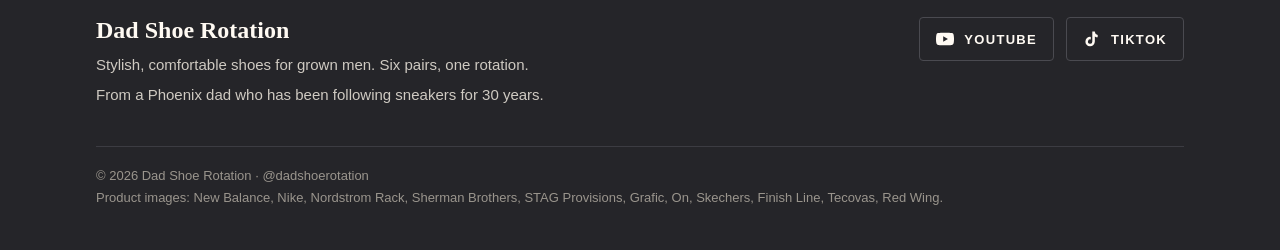
<file: budget.html>
<!doctype html>
<html lang="en">
<head>
<meta charset="utf-8">
<meta name="viewport" content="width=device-width, initial-scale=1">
<title>Inflation Sucks | Dad Shoe Rotation</title>
<meta http-equiv="refresh" content="0;url=/#rotation">
<link rel="canonical" href="/#rotation">
<script>location.replace('/#rotation');</script>
</head>
<body>
<p><a href="/#rotation">This page has moved. Continue to the rotation &rarr;</a></p>
</body>
</html>
</file>
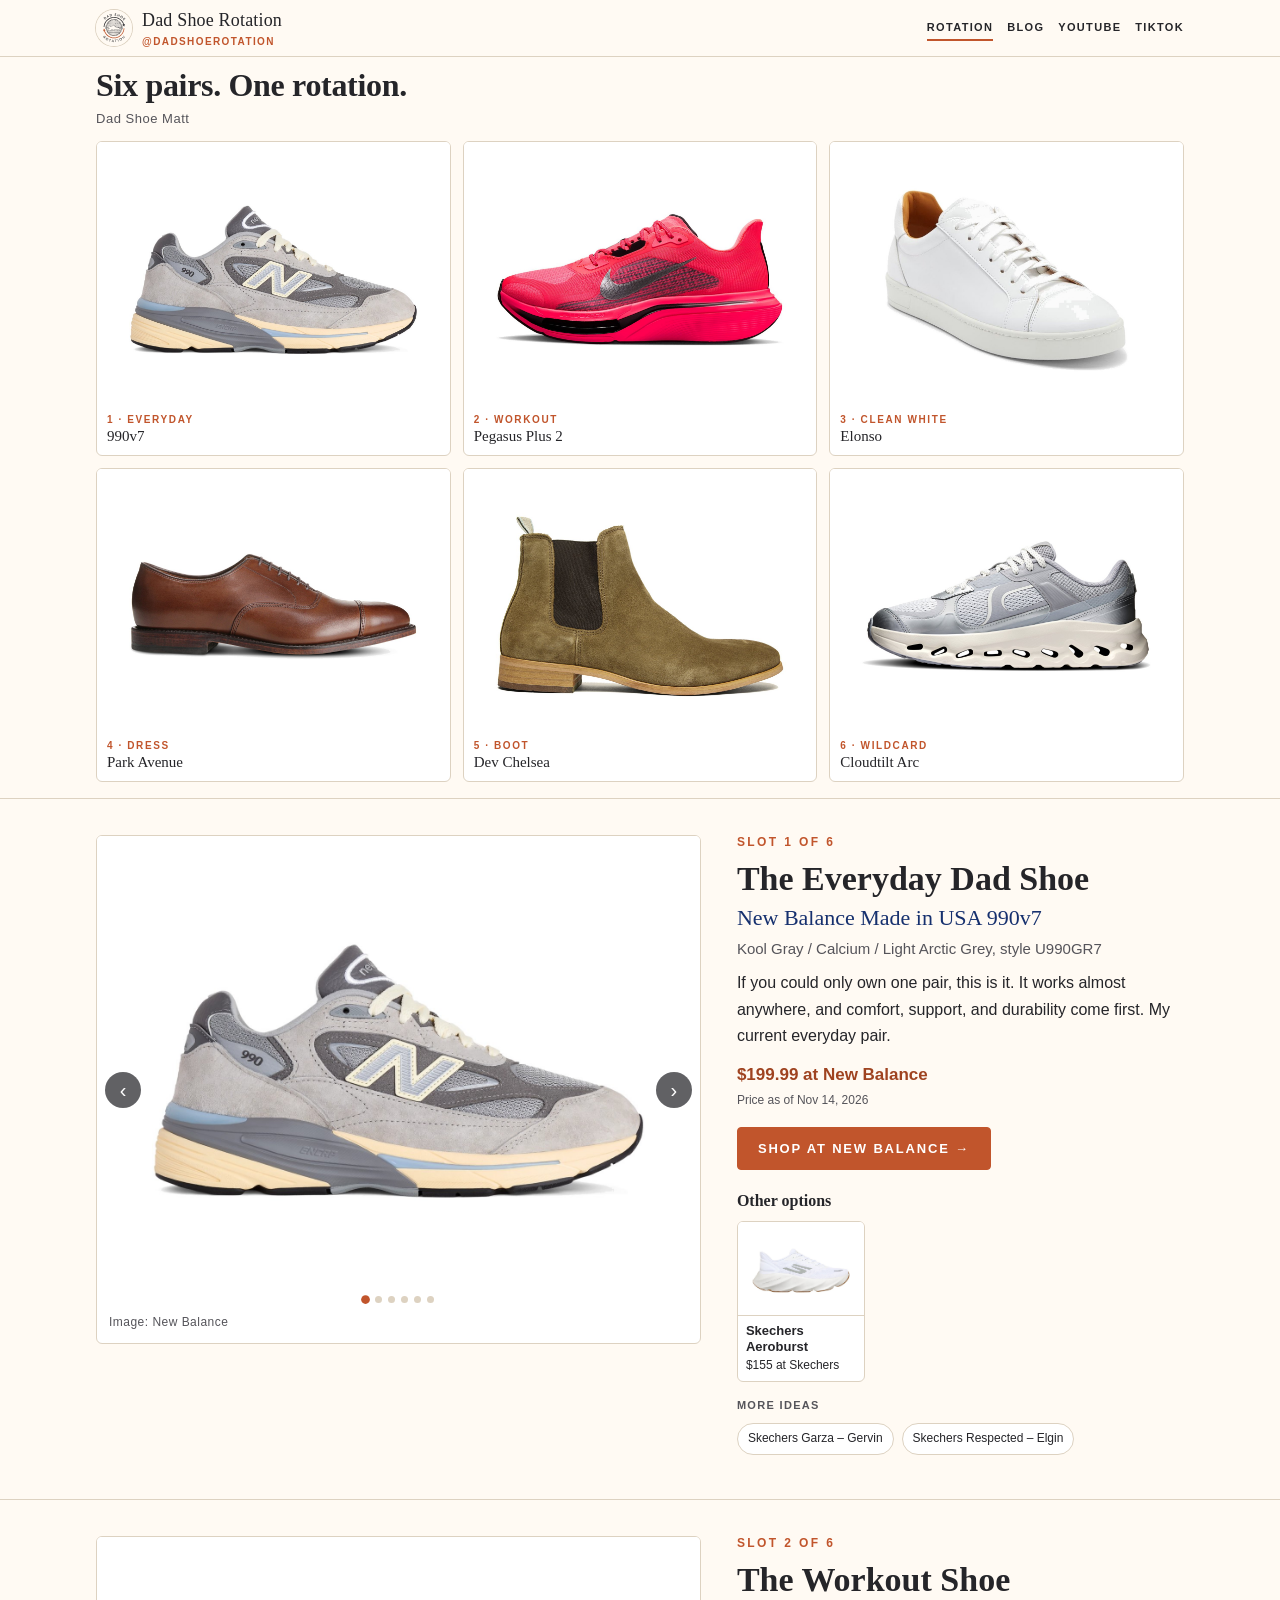
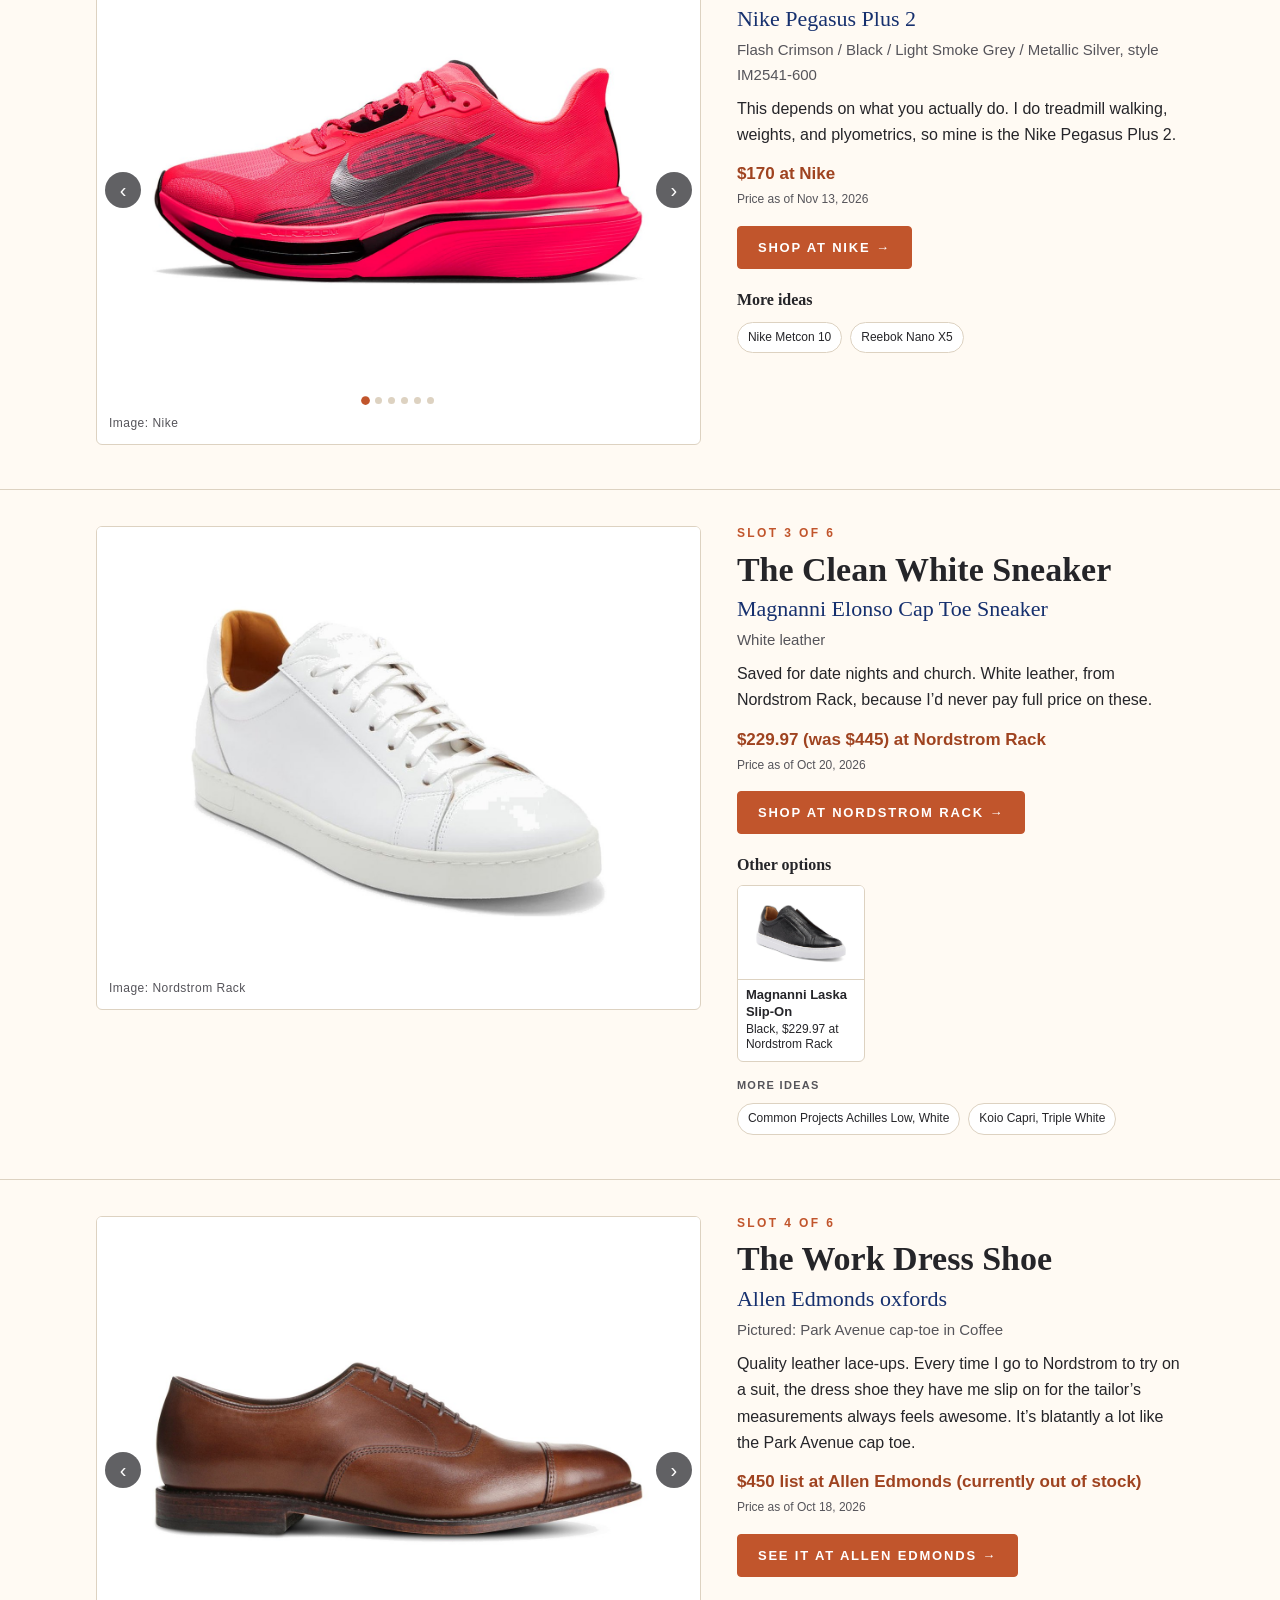
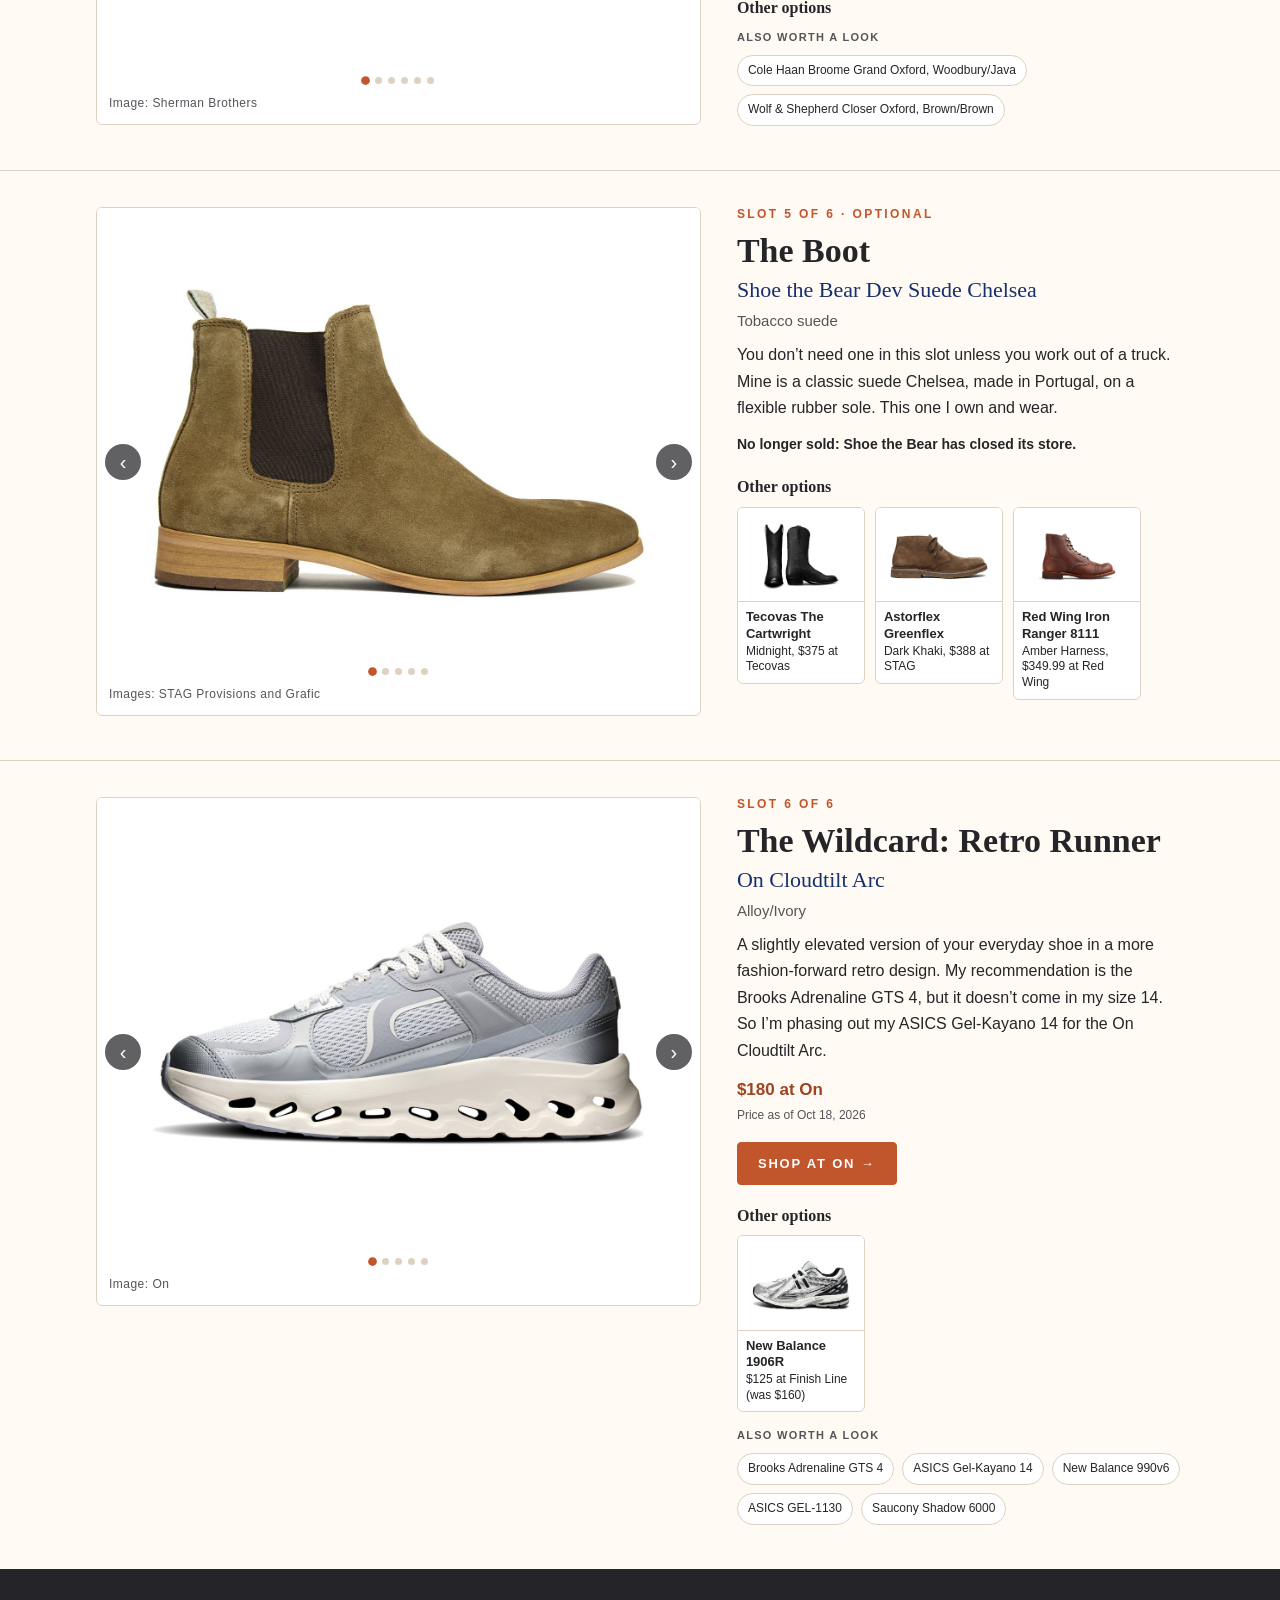
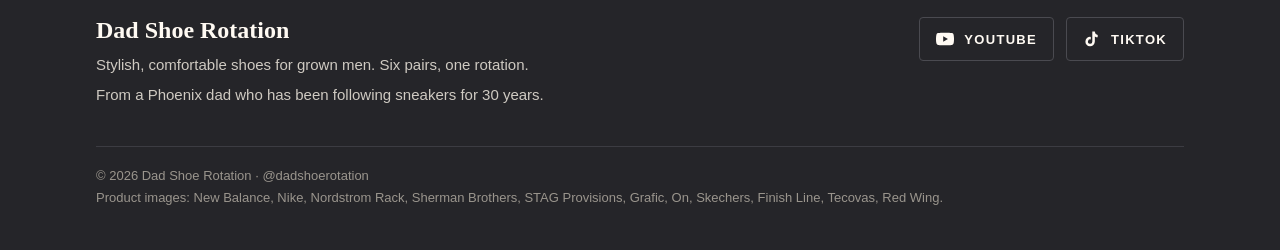
<file: insoles.html>
<!doctype html>
<html lang="en">
<head>
<meta charset="utf-8">
<meta name="viewport" content="width=device-width, initial-scale=1">
<title>Insoles | Dad Shoe Rotation</title>
<meta http-equiv="refresh" content="0;url=/">
<link rel="canonical" href="/">
<script>location.replace('/');</script>
</head>
<body>
<p><a href="/">This page has moved. Continue to the rotation &rarr;</a></p>
</body>
</html>
</file>
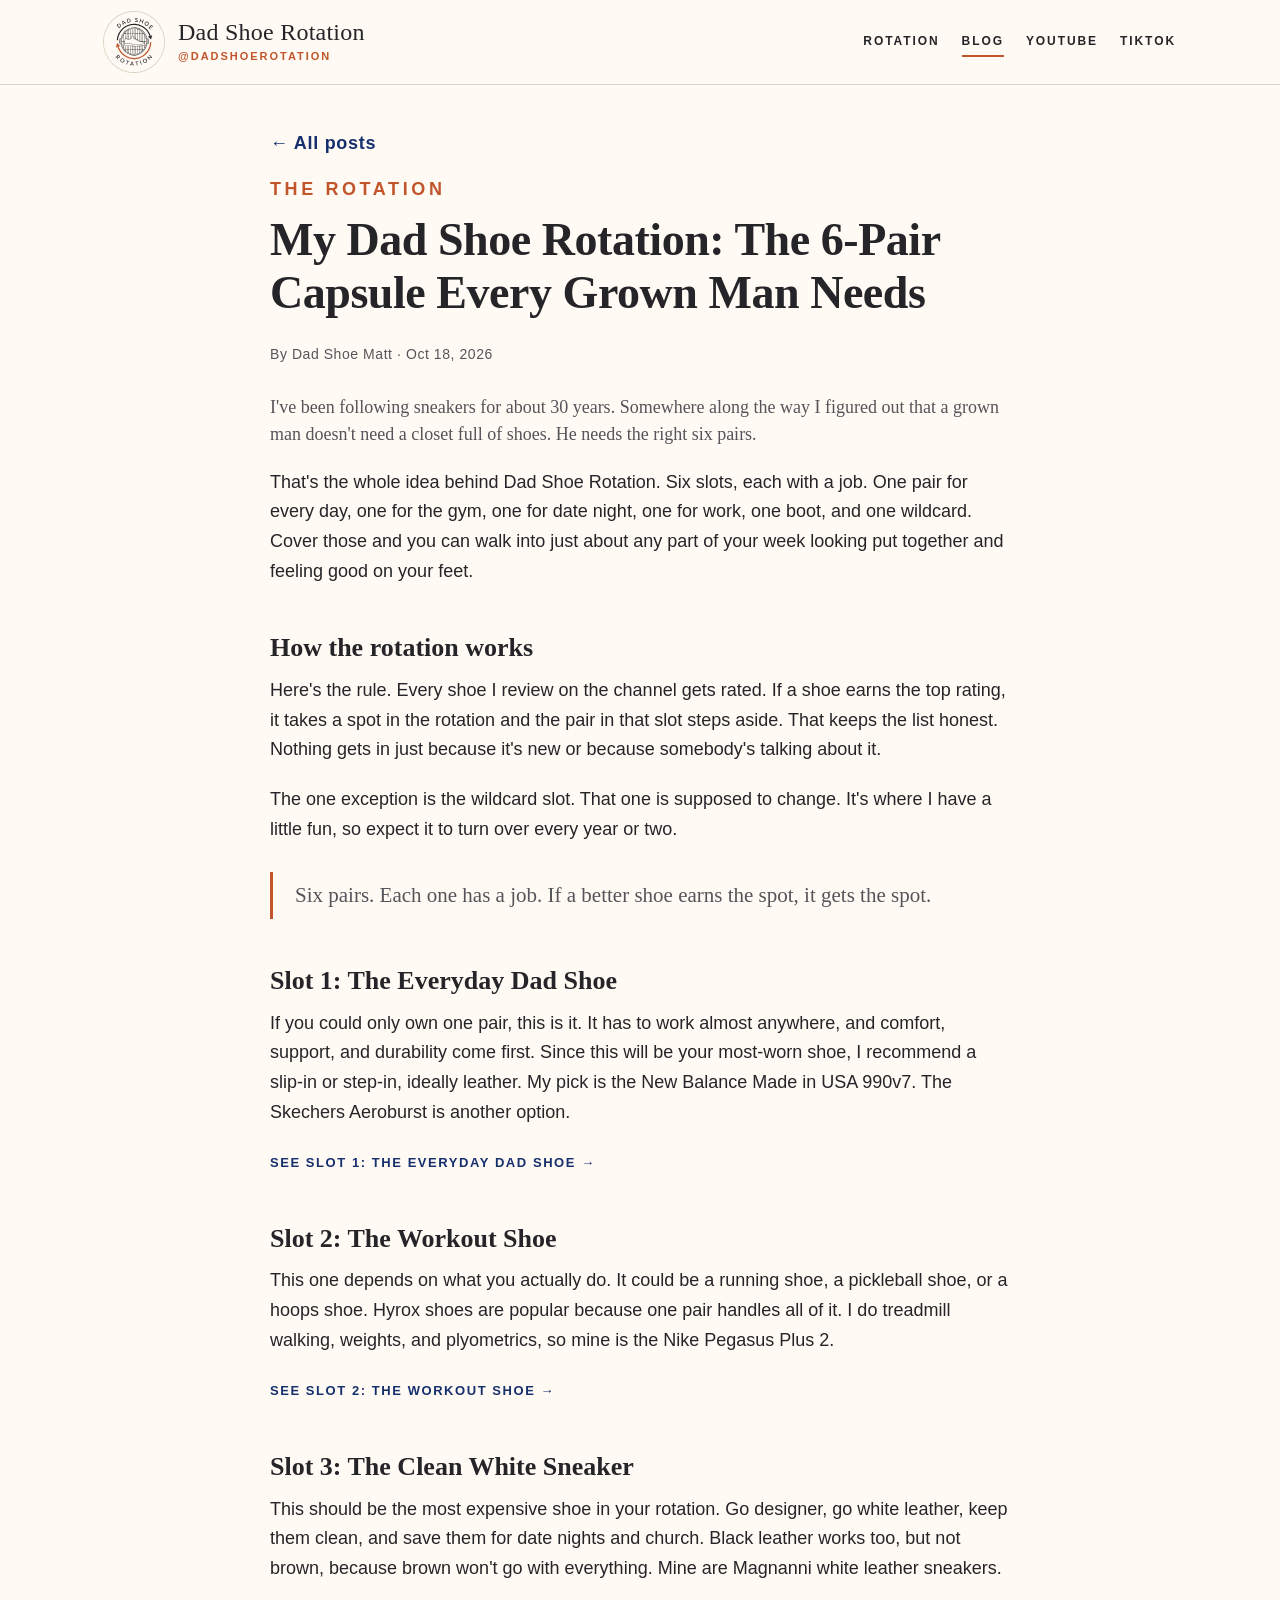
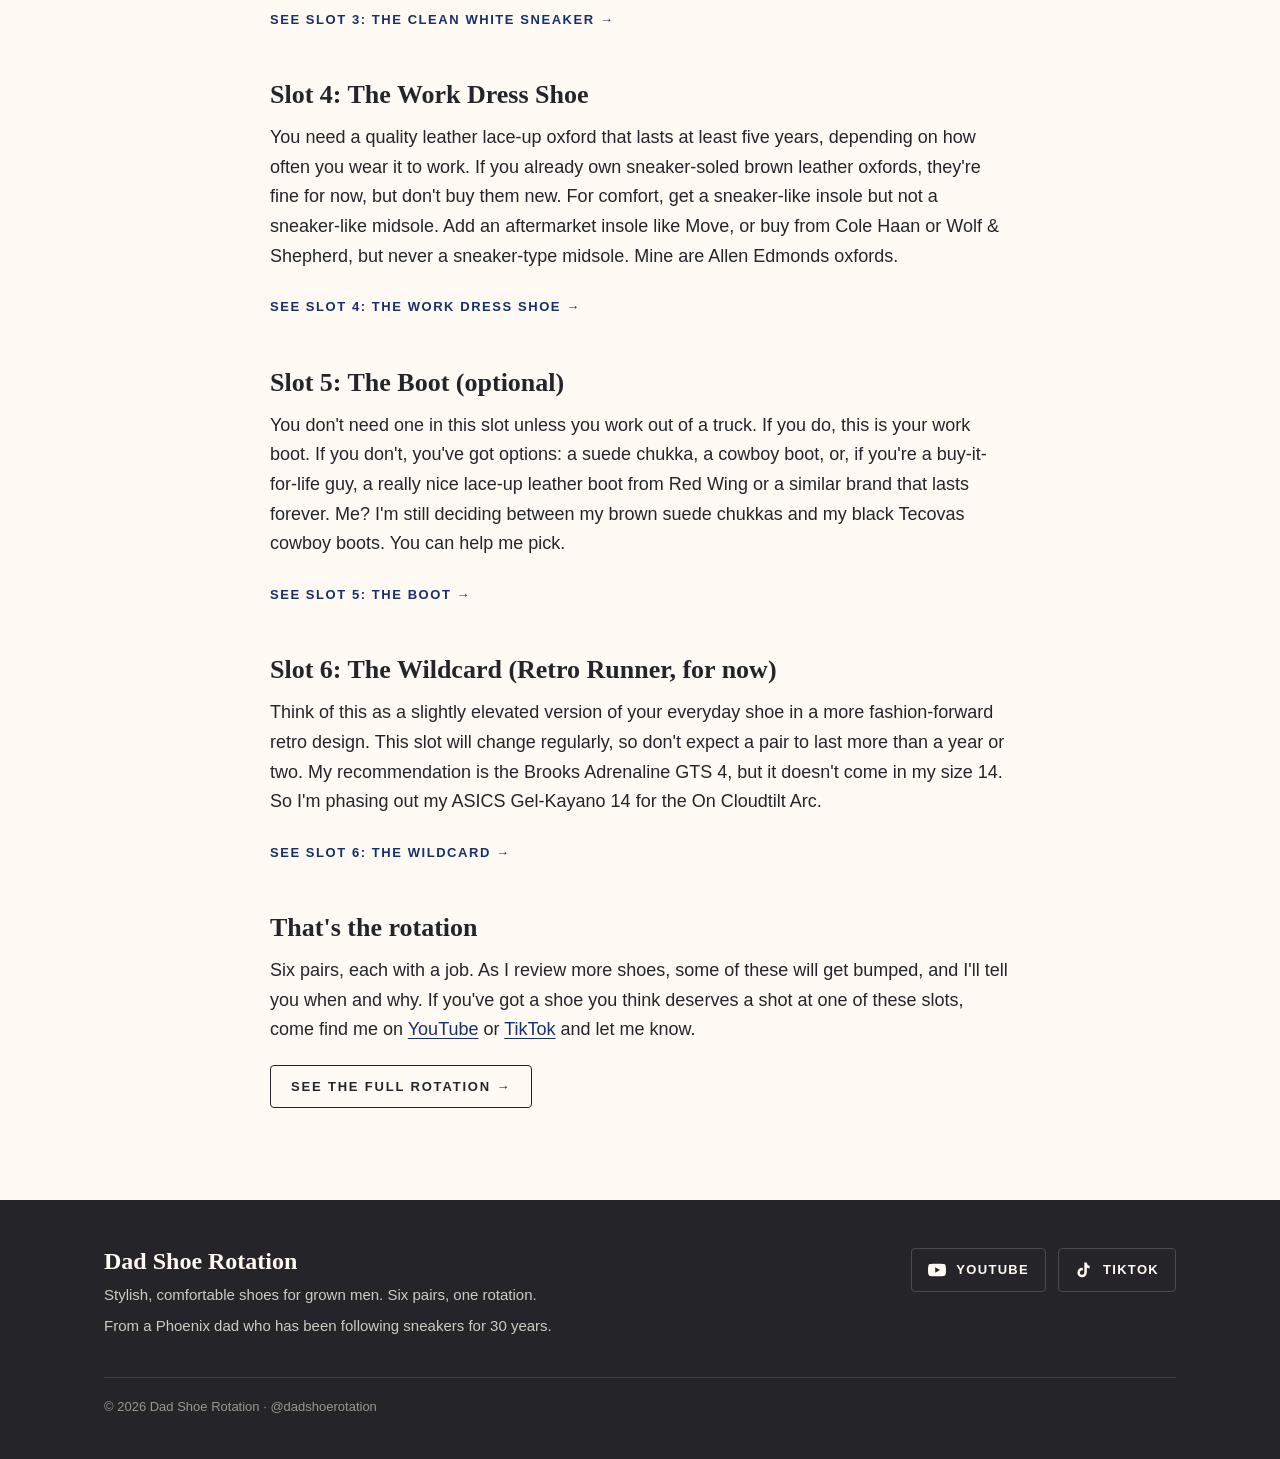
<file: blog/my-dad-shoe-rotation.html>
<!doctype html>
<html lang="en">
<head>
<meta charset="utf-8">
<meta name="viewport" content="width=device-width, initial-scale=1">
<title>My Dad Shoe Rotation: The 6-Pair Capsule Every Grown Man Needs | Dad Shoe Rotation</title>
<meta name="description" content="The six-pair capsule every grown man needs, slot by slot.">
<meta property="og:title" content="My Dad Shoe Rotation: The 6-Pair Capsule Every Grown Man Needs | Dad Shoe Rotation">
<meta property="og:description" content="The six-pair capsule every grown man needs, slot by slot.">
<meta property="og:image" content="../assets/dadshoerotation-logo-profile.png">
<meta name="theme-color" content="#fffaf3">
<link rel="icon" type="image/svg+xml" href="../assets/dadshoerotation-logo-profile.svg">
<link rel="icon" type="image/png" href="../assets/favicon-64.png">
<link rel="apple-touch-icon" href="../assets/apple-touch-icon.png">
<link rel="stylesheet" href="../assets/css/style.css">
</head>
<body>
<a class="skip" href="#main">Skip to content</a>
<header class="site-header">
  <div class="wrap">
    <a class="brand" href="../index.html">
      <img src="../assets/dadshoerotation-logo-profile.svg" alt="Dad Shoe Rotation logo" width="60" height="60">
      <span><span class="brand-name">Dad Shoe Rotation</span><span class="brand-handle">@dadshoerotation</span></span>
    </a>
    <nav class="nav" aria-label="Main"><a href="../index.html#rotation">Rotation</a><a href="../blog/index.html" aria-current="page">Blog</a><a href="https://www.youtube.com/@dadshoerotation" rel="noopener">YouTube</a><a href="https://www.tiktok.com/@dadshoerotation" rel="noopener">TikTok</a></nav>
  </div>
</header>
<main id="main">
<article class="wrap narrow article">
  <p class="crumb" style="padding-top:0"><a href="index.html">&larr; All posts</a></p>
  <p class="eyebrow">The Rotation</p>
  <h1>My Dad Shoe Rotation: The 6-Pair Capsule Every Grown Man Needs</h1>
  <p class="meta">By Dad Shoe Matt &middot; <time datetime="2026-10-18">Oct 18, 2026</time></p>

  <p class="lede">I've been following sneakers for about 30 years. Somewhere along the way I figured out that a grown man doesn't need a closet full of shoes. He needs the right six pairs.</p>

  <p>That's the whole idea behind Dad Shoe Rotation. Six slots, each with a job. One pair for every day, one for the gym, one for date night, one for work, one boot, and one wildcard. Cover those and you can walk into just about any part of your week looking put together and feeling good on your feet.</p>

  <h2>How the rotation works</h2>
  <p>Here's the rule. Every shoe I review on the channel gets rated. If a shoe earns the top rating, it takes a spot in the rotation and the pair in that slot steps aside. That keeps the list honest. Nothing gets in just because it's new or because somebody's talking about it.</p>
  <p>The one exception is the wildcard slot. That one is supposed to change. It's where I have a little fun, so expect it to turn over every year or two.</p>
  <blockquote>Six pairs. Each one has a job. If a better shoe earns the spot, it gets the spot.</blockquote>

  <h2>Slot 1: The Everyday Dad Shoe</h2>
  <p>If you could only own one pair, this is it. It has to work almost anywhere, and comfort, support, and durability come first. Since this will be your most-worn shoe, I recommend a slip-in or step-in, ideally leather. My pick is the New Balance Made in USA 990v7. The Skechers Aeroburst is another option.</p>
  <p><a class="slot-link" href="../slots/everyday-dad-shoe.html">See Slot 1: The Everyday Dad Shoe &rarr;</a></p>

  <h2>Slot 2: The Workout Shoe</h2>
  <p>This one depends on what you actually do. It could be a running shoe, a pickleball shoe, or a hoops shoe. Hyrox shoes are popular because one pair handles all of it. I do treadmill walking, weights, and plyometrics, so mine is the Nike Pegasus Plus 2.</p>
  <p><a class="slot-link" href="../slots/workout-shoe.html">See Slot 2: The Workout Shoe &rarr;</a></p>

  <h2>Slot 3: The Clean White Sneaker</h2>
  <p>This should be the most expensive shoe in your rotation. Go designer, go white leather, keep them clean, and save them for date nights and church. Black leather works too, but not brown, because brown won't go with everything. Mine are Magnanni white leather sneakers.</p>
  <p><a class="slot-link" href="../slots/clean-white-sneaker.html">See Slot 3: The Clean White Sneaker &rarr;</a></p>

  <h2>Slot 4: The Work Dress Shoe</h2>
  <p>You need a quality leather lace-up oxford that lasts at least five years, depending on how often you wear it to work. If you already own sneaker-soled brown leather oxfords, they're fine for now, but don't buy them new. For comfort, get a sneaker-like insole but not a sneaker-like midsole. Add an aftermarket insole like Move, or buy from Cole Haan or Wolf &amp; Shepherd, but never a sneaker-type midsole. Mine are Allen Edmonds oxfords.</p>
  <p><a class="slot-link" href="../slots/work-dress-shoe.html">See Slot 4: The Work Dress Shoe &rarr;</a></p>

  <h2>Slot 5: The Boot (optional)</h2>
  <p>You don't need one in this slot unless you work out of a truck. If you do, this is your work boot. If you don't, you've got options: a suede chukka, a cowboy boot, or, if you're a buy-it-for-life guy, a really nice lace-up leather boot from Red Wing or a similar brand that lasts forever. Me? I'm still deciding between my brown suede chukkas and my black Tecovas cowboy boots. You can help me pick.</p>
  <p><a class="slot-link" href="../slots/boot.html">See Slot 5: The Boot &rarr;</a></p>

  <h2>Slot 6: The Wildcard (Retro Runner, for now)</h2>
  <p>Think of this as a slightly elevated version of your everyday shoe in a more fashion-forward retro design. This slot will change regularly, so don't expect a pair to last more than a year or two. My recommendation is the Brooks Adrenaline GTS 4, but it doesn't come in my size 14. So I'm phasing out my ASICS Gel-Kayano 14 for the On Cloudtilt Arc.</p>
  <p><a class="slot-link" href="../slots/wildcard.html">See Slot 6: The Wildcard &rarr;</a></p>

  <h2>That's the rotation</h2>
  <p>Six pairs, each with a job. As I review more shoes, some of these will get bumped, and I'll tell you when and why. If you've got a shoe you think deserves a shot at one of these slots, come find me on <a href="https://www.youtube.com/@dadshoerotation" rel="noopener">YouTube</a> or <a href="https://www.tiktok.com/@dadshoerotation" rel="noopener">TikTok</a> and let me know.</p>
  <p><a class="btn" href="../index.html#rotation">See the full rotation &rarr;</a></p>
</article>
</main>
<footer class="site-footer">
  <div class="wrap">
    <div>
      <h2>Dad Shoe Rotation</h2>
      <p>Stylish, comfortable shoes for grown men. Six pairs, one rotation.</p>
      <p>From a Phoenix dad who has been following sneakers for 30 years.</p>
    </div>
    <div class="social">
      <a href="https://www.youtube.com/@dadshoerotation" rel="noopener"><svg viewBox="0 0 24 24" aria-hidden="true"><path d="M23.5 6.2a3 3 0 0 0-2.1-2.1C19.5 3.6 12 3.6 12 3.6s-7.5 0-9.4.5A3 3 0 0 0 .5 6.2 31 31 0 0 0 0 12a31 31 0 0 0 .5 5.8 3 3 0 0 0 2.1 2.1c1.9.5 9.4.5 9.4.5s7.5 0 9.4-.5a3 3 0 0 0 2.1-2.1A31 31 0 0 0 24 12a31 31 0 0 0-.5-5.8zM9.6 15.6V8.4l6.3 3.6-6.3 3.6z"/></svg> YouTube</a>
      <a href="https://www.tiktok.com/@dadshoerotation" rel="noopener"><svg viewBox="0 0 24 24" aria-hidden="true"><path d="M19.6 6.7a4.8 4.8 0 0 1-3.8-4.2V2h-3.4v13.4a2.9 2.9 0 1 1-2-2.7V9.2a6.3 6.3 0 1 0 5.4 6.2V8.6a8.2 8.2 0 0 0 3.8 1.2V6.4l-.1.3z"/></svg> TikTok</a>
    </div>
    <p class="fine">&copy; 2026 Dad Shoe Rotation &middot; @dadshoerotation</p>
  </div>
</footer>
</body>
</html>
</file>
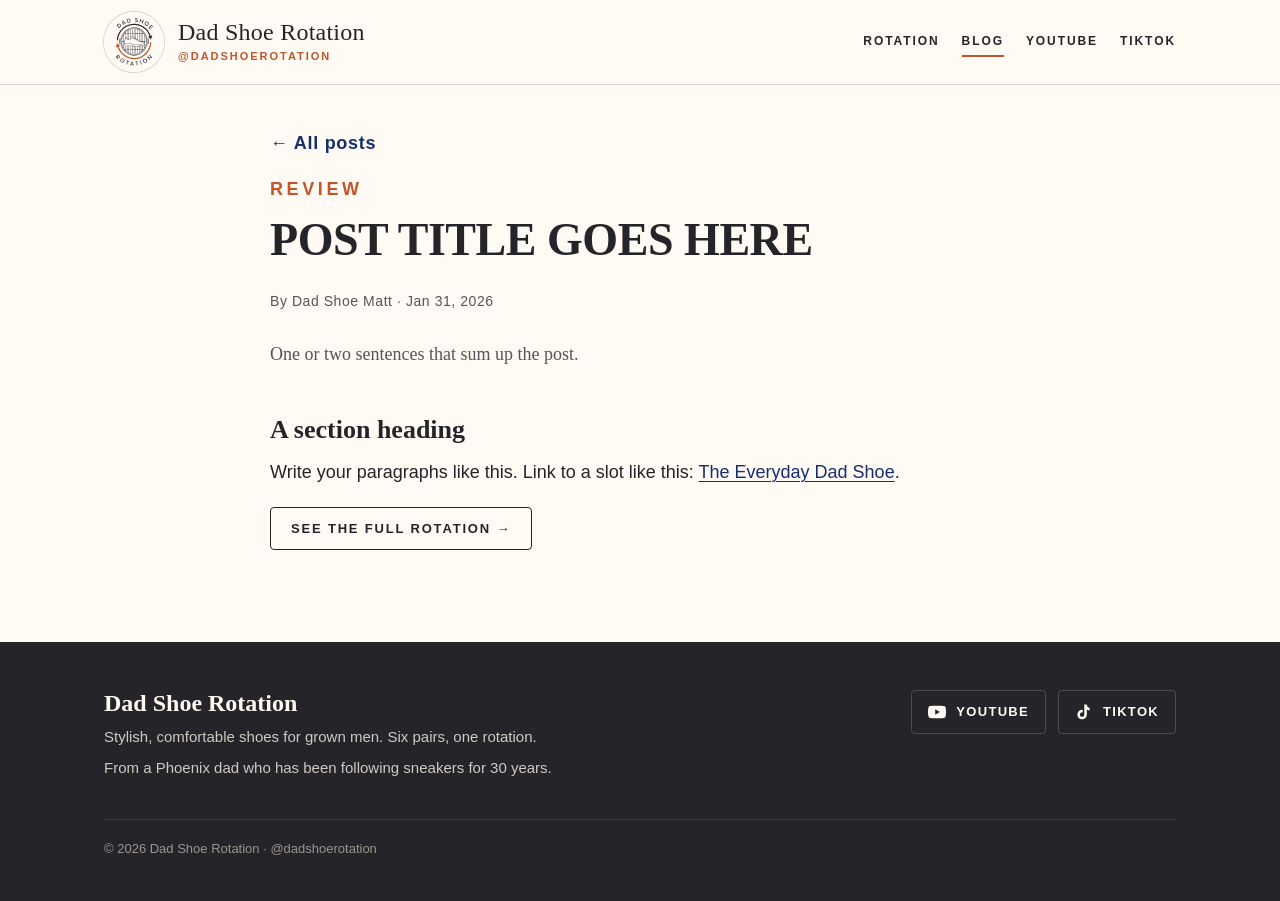
<file: blog/post-template.html>
<!doctype html>
<html lang="en">
<head>
<meta charset="utf-8">
<meta name="viewport" content="width=device-width, initial-scale=1">
<title>POST TITLE | Dad Shoe Rotation</title>
<meta name="description" content="POST DESCRIPTION">
<meta property="og:title" content="POST TITLE | Dad Shoe Rotation">
<meta property="og:description" content="POST DESCRIPTION">
<meta property="og:image" content="../assets/dadshoerotation-logo-profile.png">
<meta name="theme-color" content="#fffaf3">
<link rel="icon" type="image/svg+xml" href="../assets/dadshoerotation-logo-profile.svg">
<link rel="icon" type="image/png" href="../assets/favicon-64.png">
<link rel="apple-touch-icon" href="../assets/apple-touch-icon.png">
<link rel="stylesheet" href="../assets/css/style.css">
<meta name="robots" content="noindex">
</head>
<body>
<a class="skip" href="#main">Skip to content</a>
<header class="site-header">
  <div class="wrap">
    <a class="brand" href="../index.html">
      <img src="../assets/dadshoerotation-logo-profile.svg" alt="Dad Shoe Rotation logo" width="60" height="60">
      <span><span class="brand-name">Dad Shoe Rotation</span><span class="brand-handle">@dadshoerotation</span></span>
    </a>
    <nav class="nav" aria-label="Main"><a href="../index.html#rotation">Rotation</a><a href="../blog/index.html" aria-current="page">Blog</a><a href="https://www.youtube.com/@dadshoerotation" rel="noopener">YouTube</a><a href="https://www.tiktok.com/@dadshoerotation" rel="noopener">TikTok</a></nav>
  </div>
</header>
<main id="main">
<!-- HOW TO USE: copy this file to blog/your-post-slug.html, replace the TITLE, DATE, and
     body text below, delete this comment and the "noindex" line, then add a link to it in
     blog/index.html (and in "Latest from the blog" on index.html). -->
<article class="wrap narrow article">
  <p class="crumb" style="padding-top:0"><a href="index.html">&larr; All posts</a></p>
  <p class="eyebrow">Review</p>
  <h1>POST TITLE GOES HERE</h1>
  <p class="meta">By Dad Shoe Matt &middot; <time datetime="2026-01-31">Jan 31, 2026</time></p>

  <p class="lede">One or two sentences that sum up the post.</p>

  <h2>A section heading</h2>
  <p>Write your paragraphs like this. Link to a slot like this:
     <a href="../slots/everyday-dad-shoe.html">The Everyday Dad Shoe</a>.</p>

  <!-- To add a photo, put the file in assets/blog/ and use:
  <img src="../assets/blog/your-photo.jpg" alt="Describe the photo" loading="lazy"> -->

  <p><a class="btn" href="../index.html#rotation">See the full rotation &rarr;</a></p>
</article>
</main>
<footer class="site-footer">
  <div class="wrap">
    <div>
      <h2>Dad Shoe Rotation</h2>
      <p>Stylish, comfortable shoes for grown men. Six pairs, one rotation.</p>
      <p>From a Phoenix dad who has been following sneakers for 30 years.</p>
    </div>
    <div class="social">
      <a href="https://www.youtube.com/@dadshoerotation" rel="noopener"><svg viewBox="0 0 24 24" aria-hidden="true"><path d="M23.5 6.2a3 3 0 0 0-2.1-2.1C19.5 3.6 12 3.6 12 3.6s-7.5 0-9.4.5A3 3 0 0 0 .5 6.2 31 31 0 0 0 0 12a31 31 0 0 0 .5 5.8 3 3 0 0 0 2.1 2.1c1.9.5 9.4.5 9.4.5s7.5 0 9.4-.5a3 3 0 0 0 2.1-2.1A31 31 0 0 0 24 12a31 31 0 0 0-.5-5.8zM9.6 15.6V8.4l6.3 3.6-6.3 3.6z"/></svg> YouTube</a>
      <a href="https://www.tiktok.com/@dadshoerotation" rel="noopener"><svg viewBox="0 0 24 24" aria-hidden="true"><path d="M19.6 6.7a4.8 4.8 0 0 1-3.8-4.2V2h-3.4v13.4a2.9 2.9 0 1 1-2-2.7V9.2a6.3 6.3 0 1 0 5.4 6.2V8.6a8.2 8.2 0 0 0 3.8 1.2V6.4l-.1.3z"/></svg> TikTok</a>
    </div>
    <p class="fine">&copy; 2026 Dad Shoe Rotation &middot; @dadshoerotation</p>
  </div>
</footer>
</body>
</html>
</file>
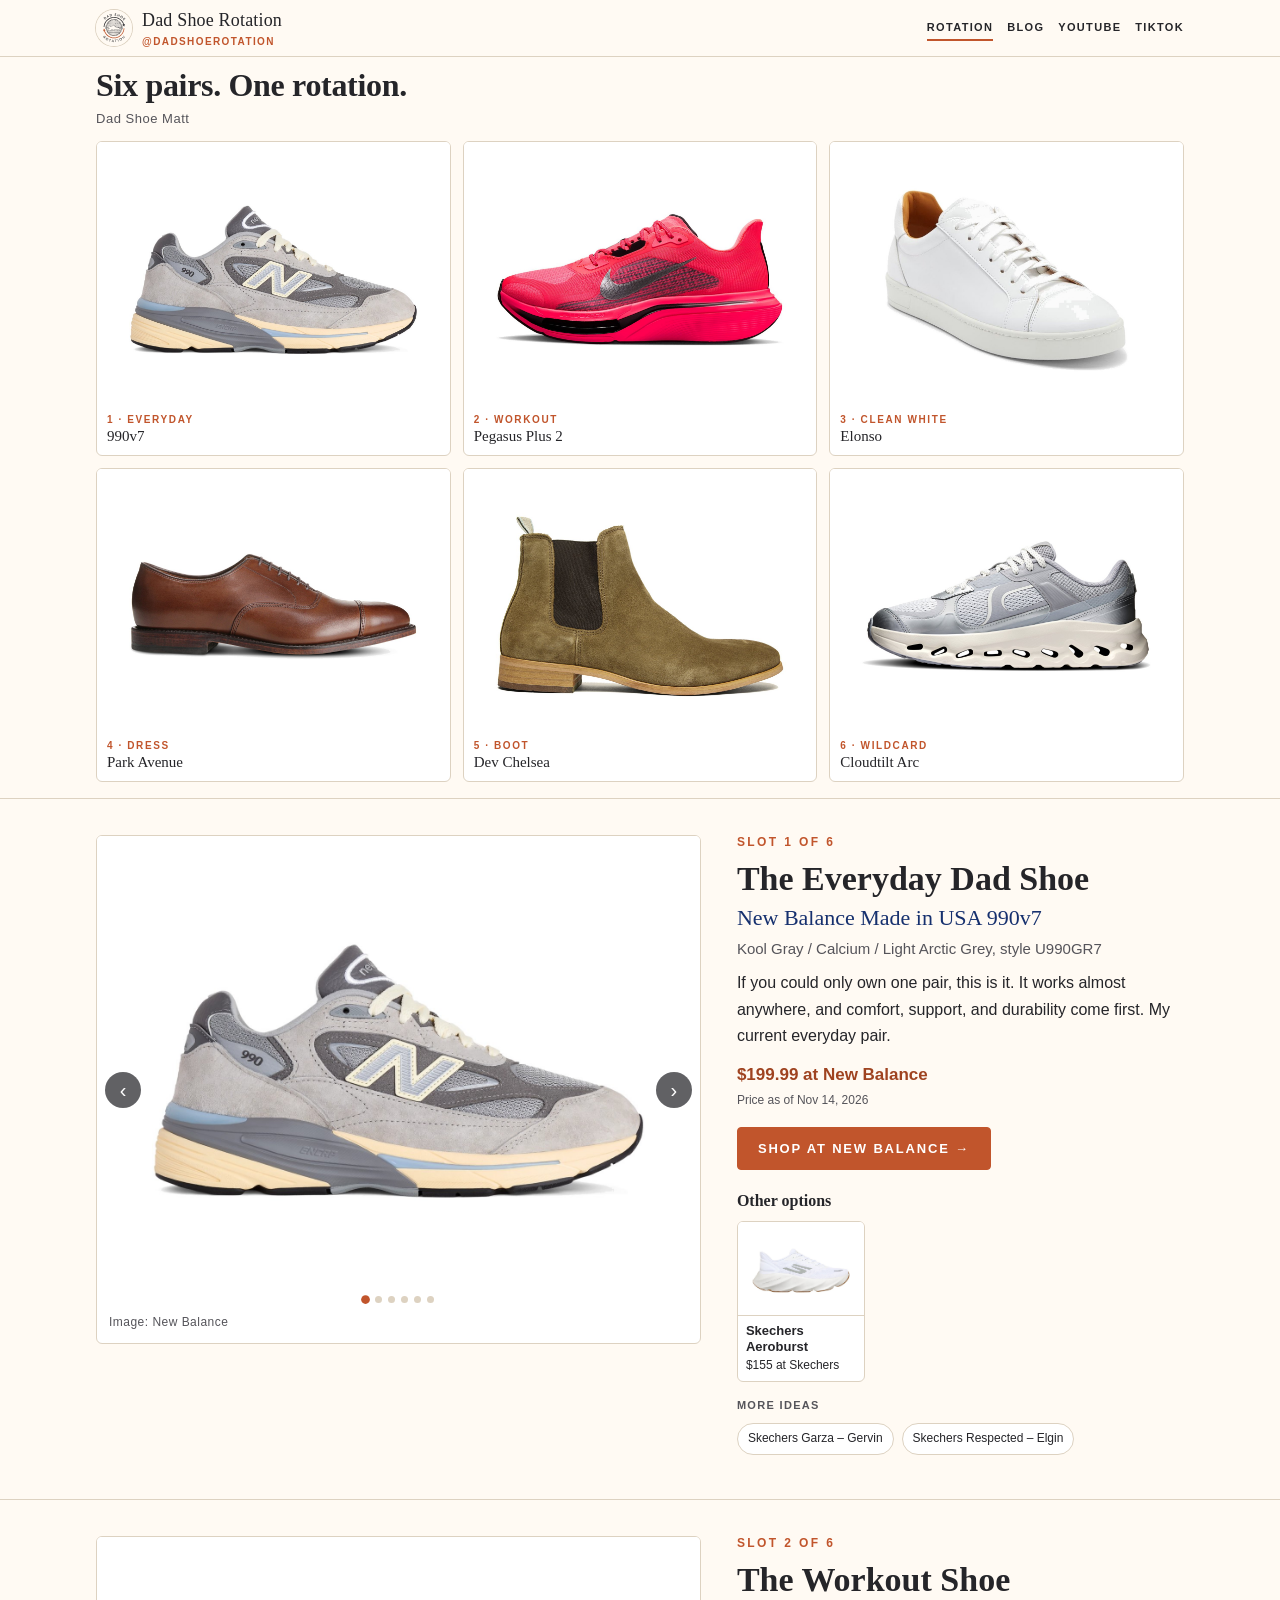
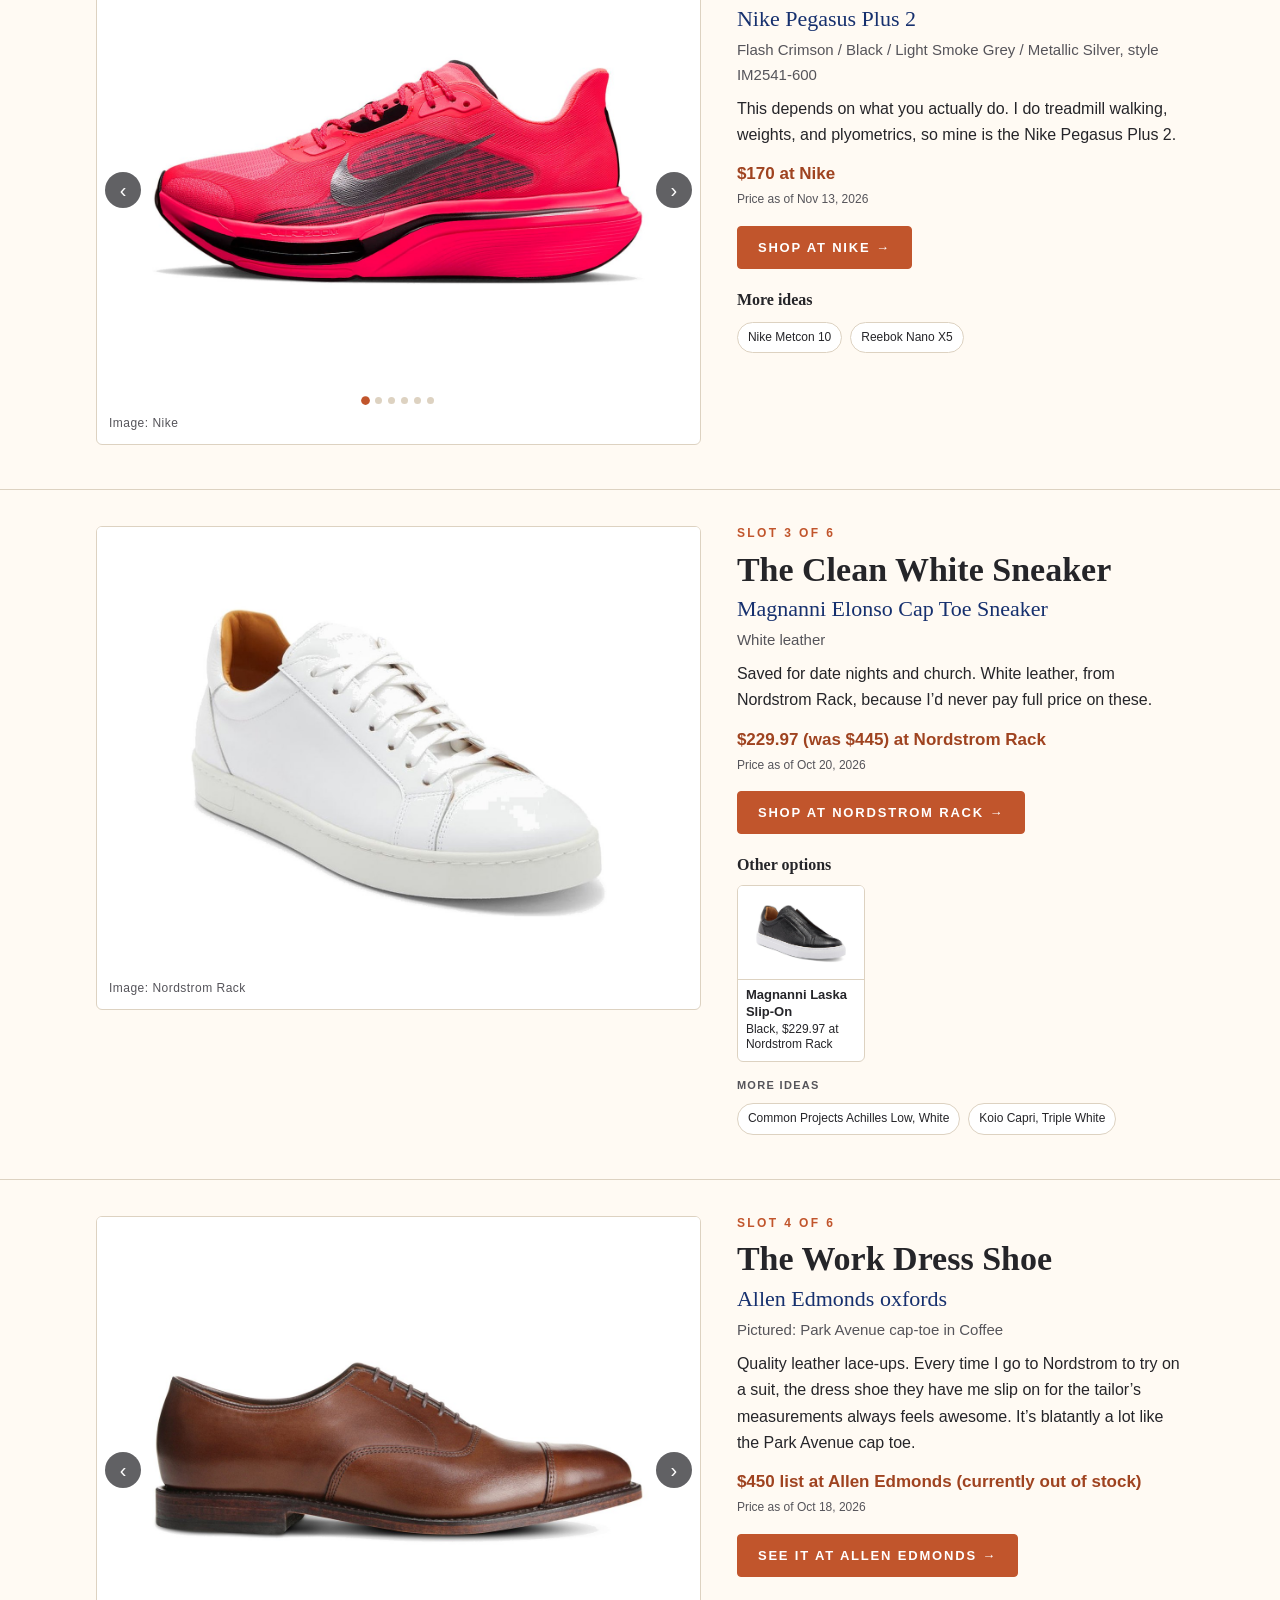
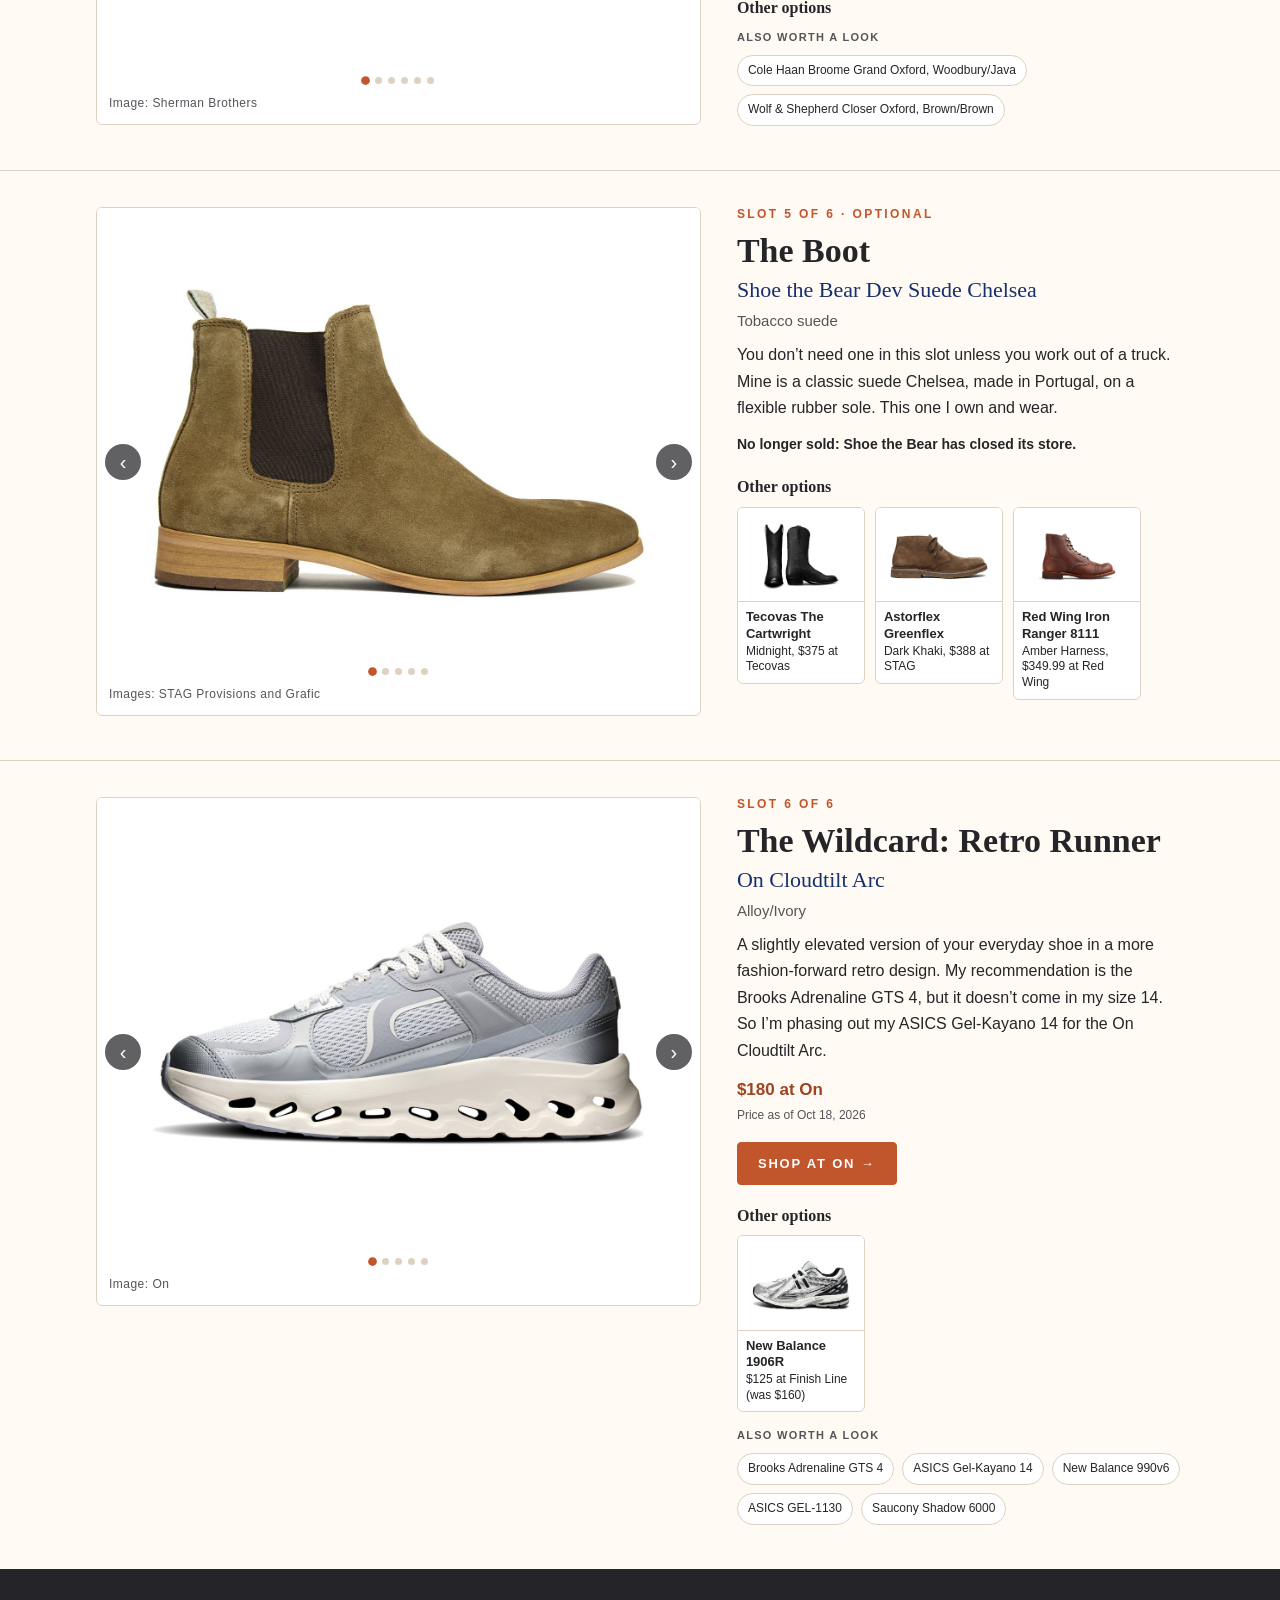
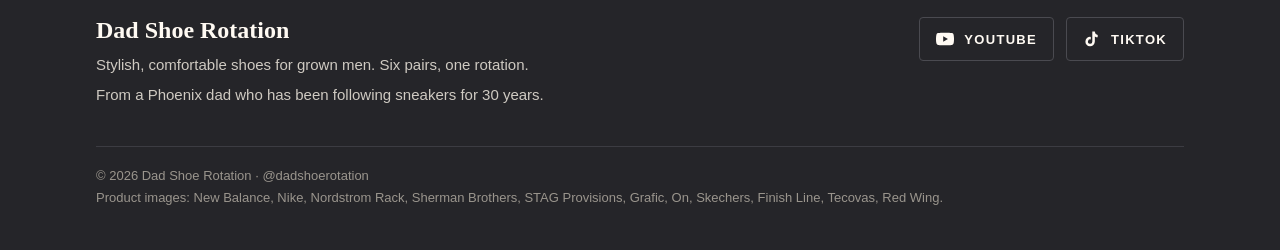
<file: slots/boot.html>
<!doctype html>
<html lang="en">
<head>
<meta charset="utf-8">
<meta name="viewport" content="width=device-width, initial-scale=1">
<title>The Boot | Dad Shoe Rotation</title>
<meta http-equiv="refresh" content="0;url=/#boot">
<link rel="canonical" href="/#boot">
<script>location.replace('/#boot');</script>
</head>
<body>
<p><a href="/#boot">This page has moved. Continue to the rotation &rarr;</a></p>
</body>
</html>
</file>
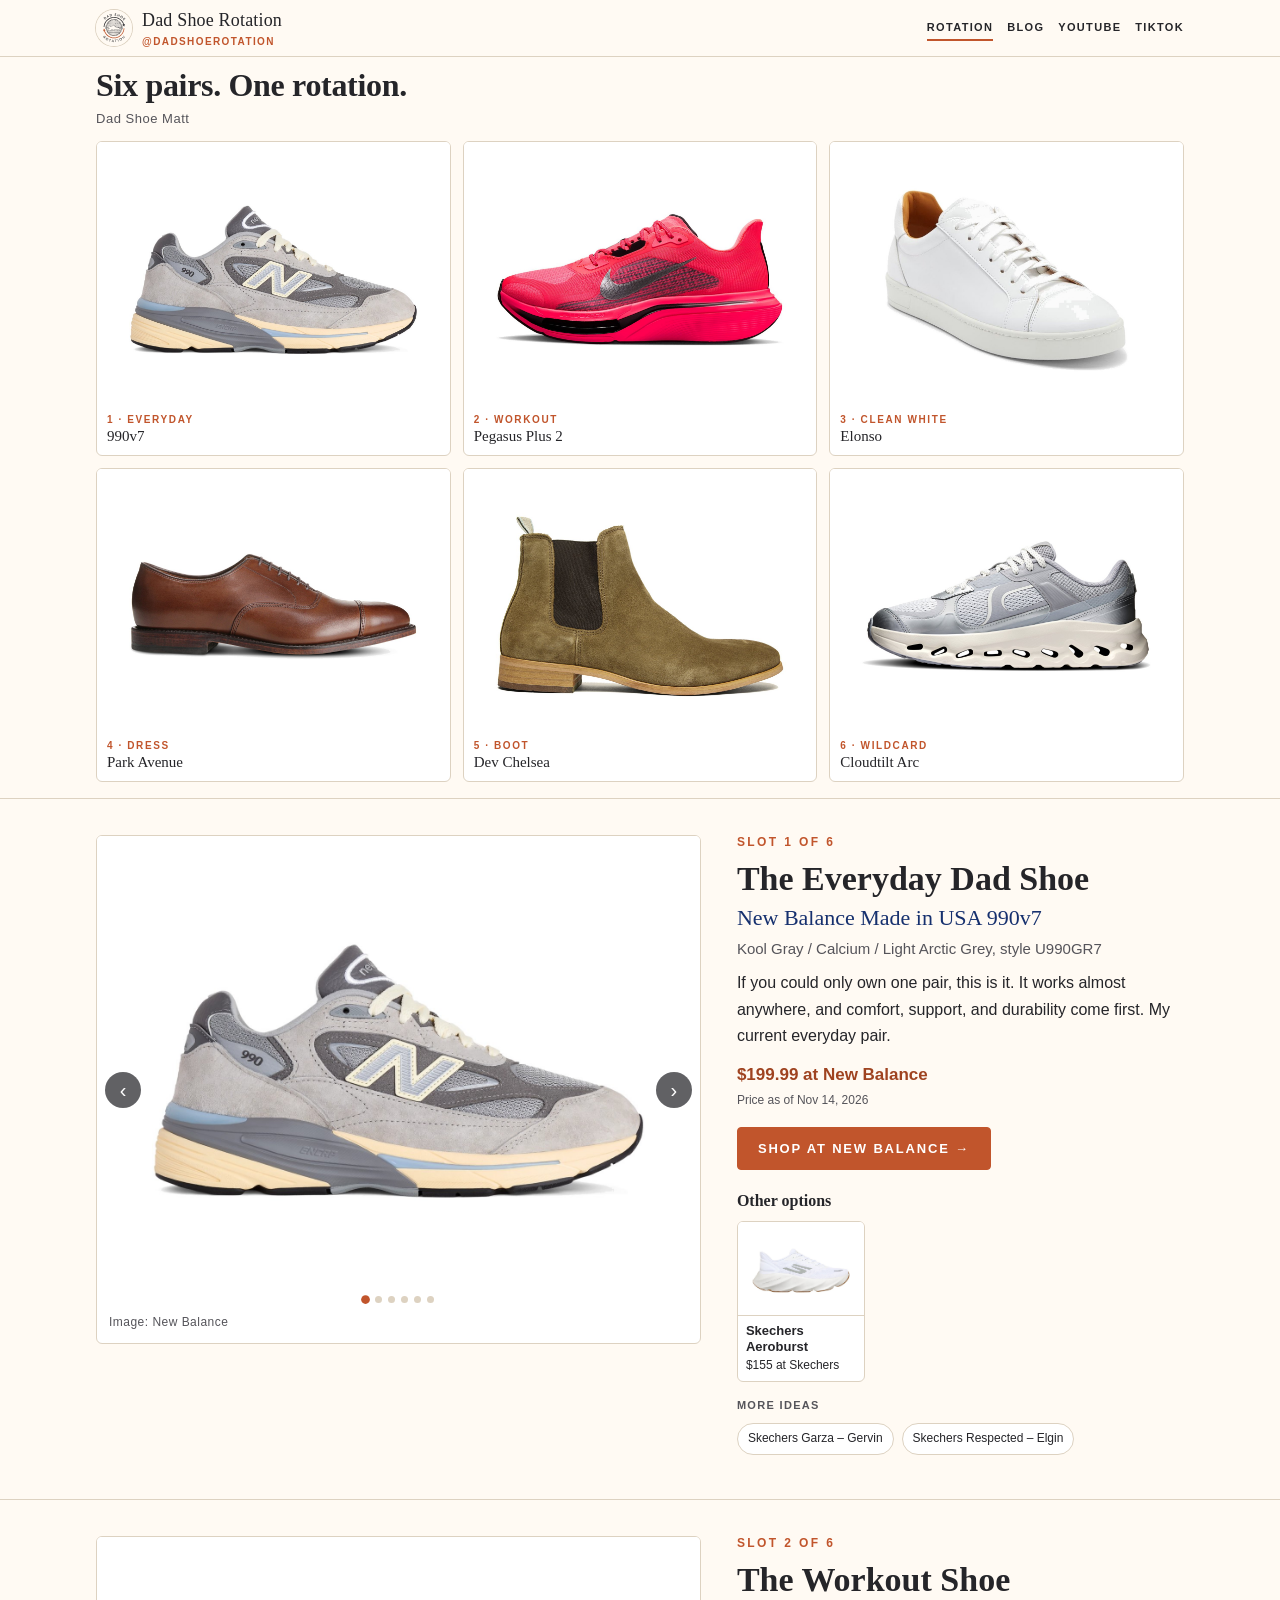
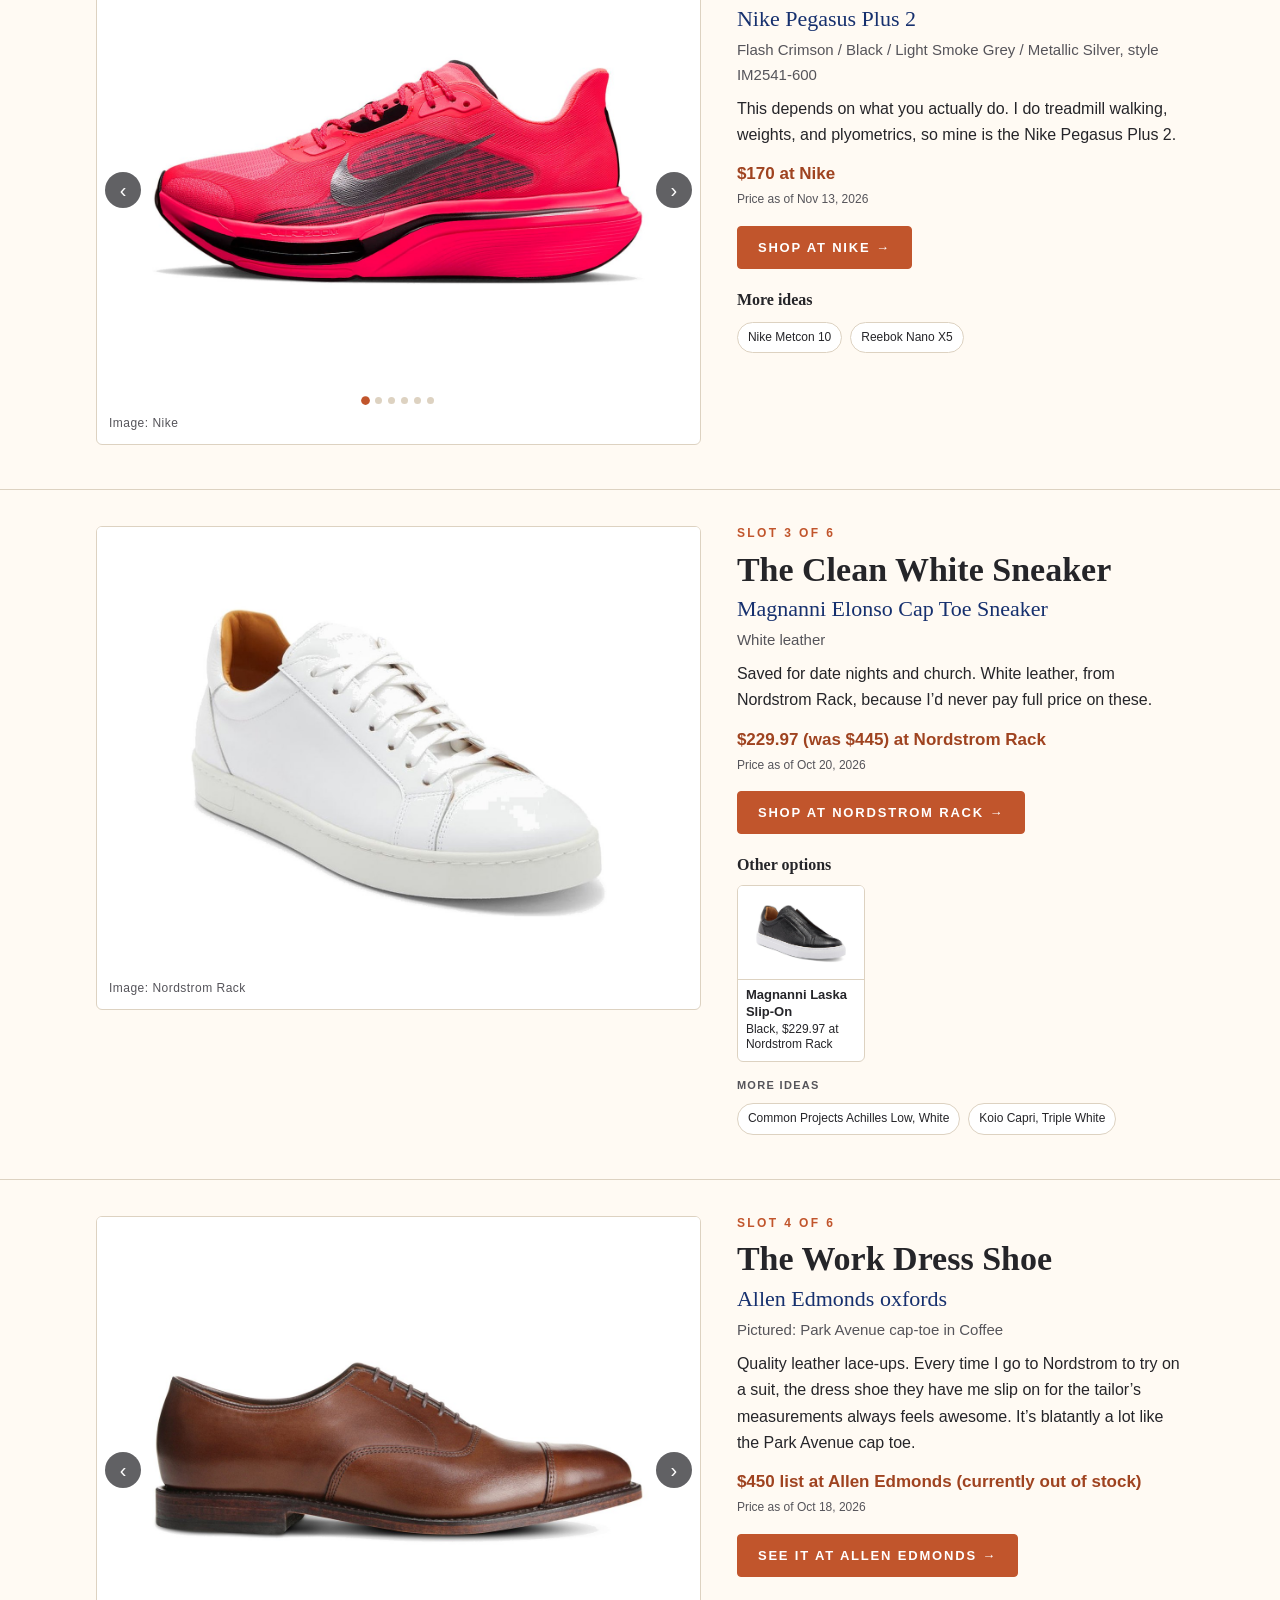
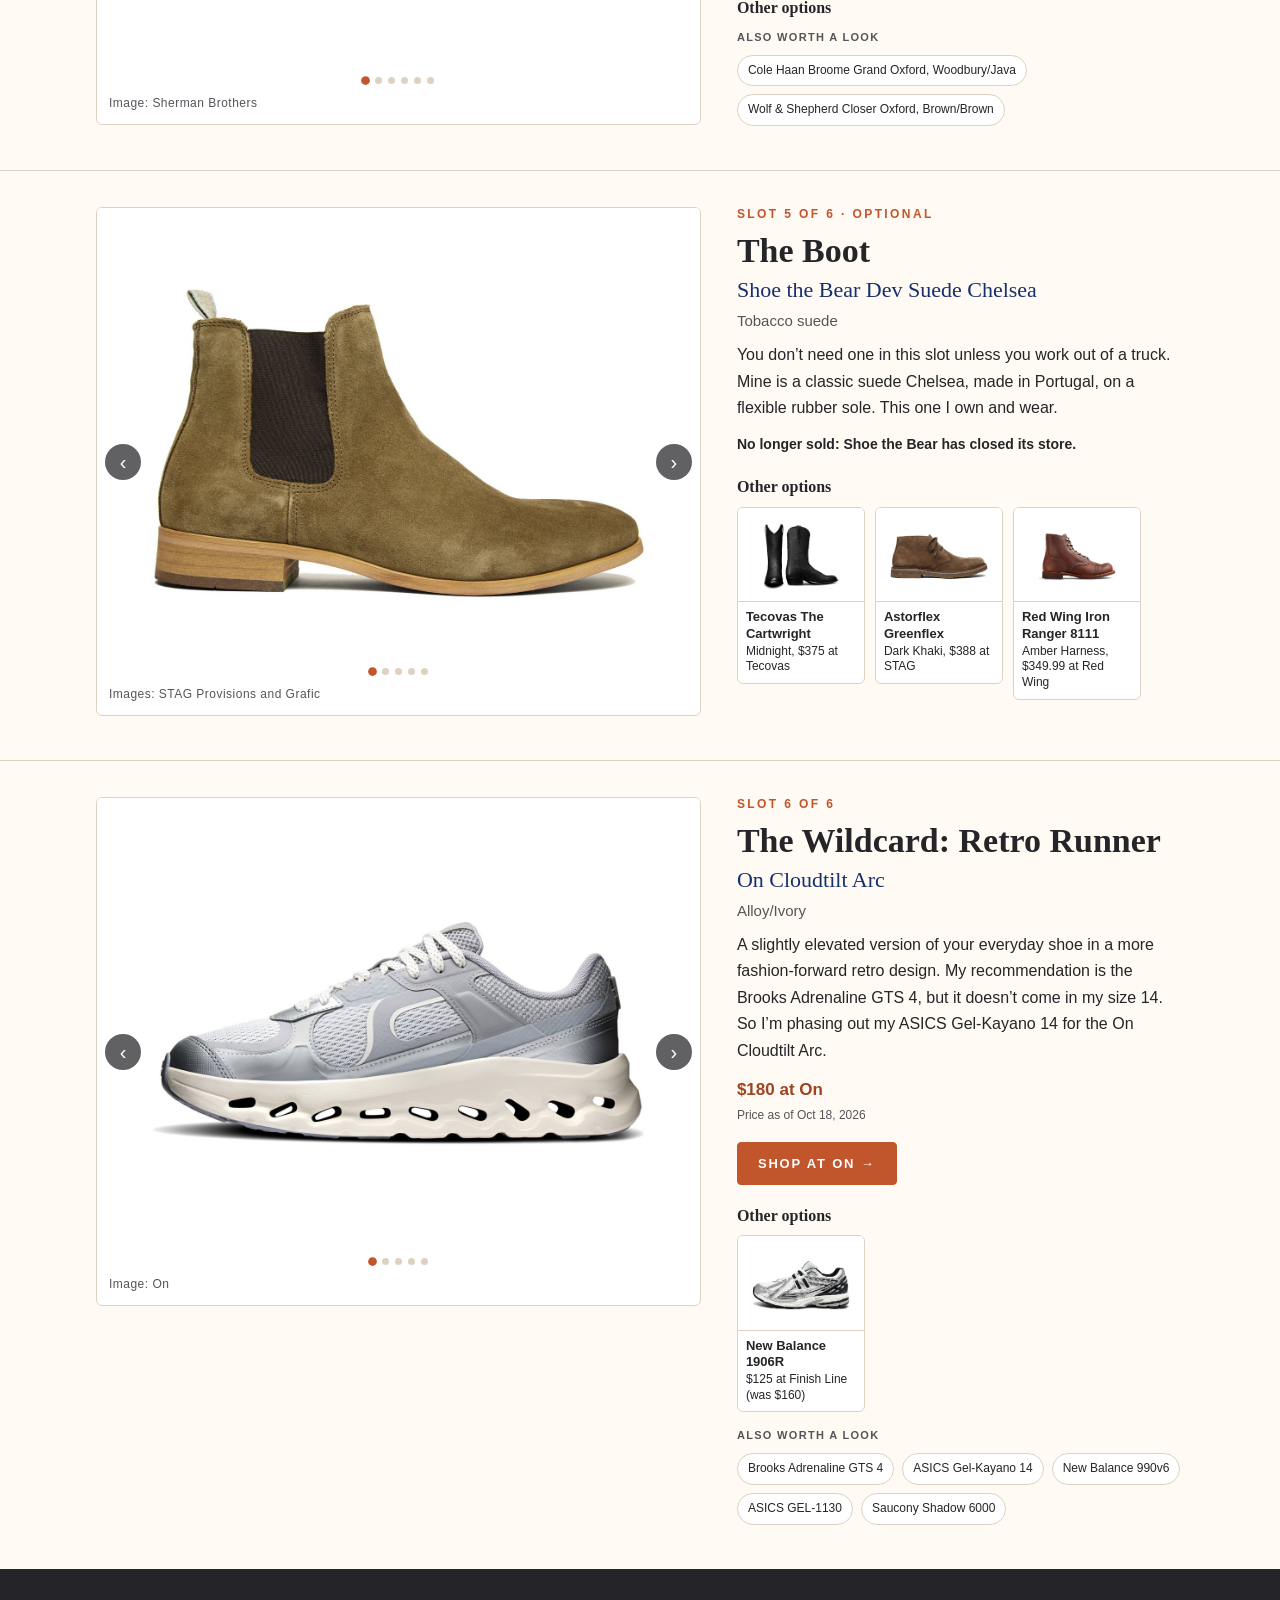
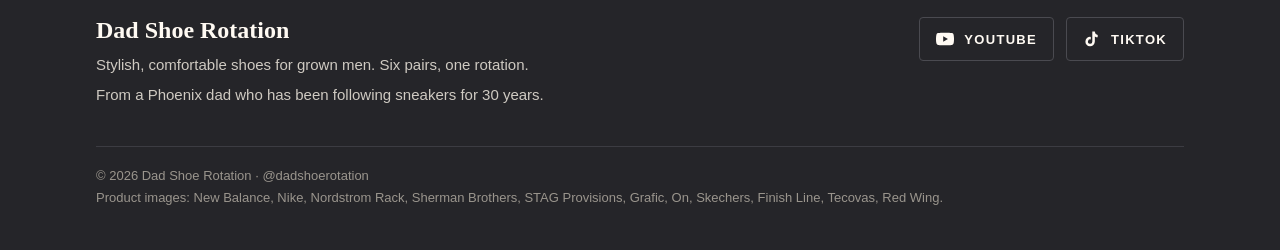
<file: slots/clean-white-sneaker.html>
<!doctype html>
<html lang="en">
<head>
<meta charset="utf-8">
<meta name="viewport" content="width=device-width, initial-scale=1">
<title>The Clean White Sneaker | Dad Shoe Rotation</title>
<meta http-equiv="refresh" content="0;url=/#clean-white">
<link rel="canonical" href="/#clean-white">
<script>location.replace('/#clean-white');</script>
</head>
<body>
<p><a href="/#clean-white">This page has moved. Continue to the rotation &rarr;</a></p>
</body>
</html>
</file>
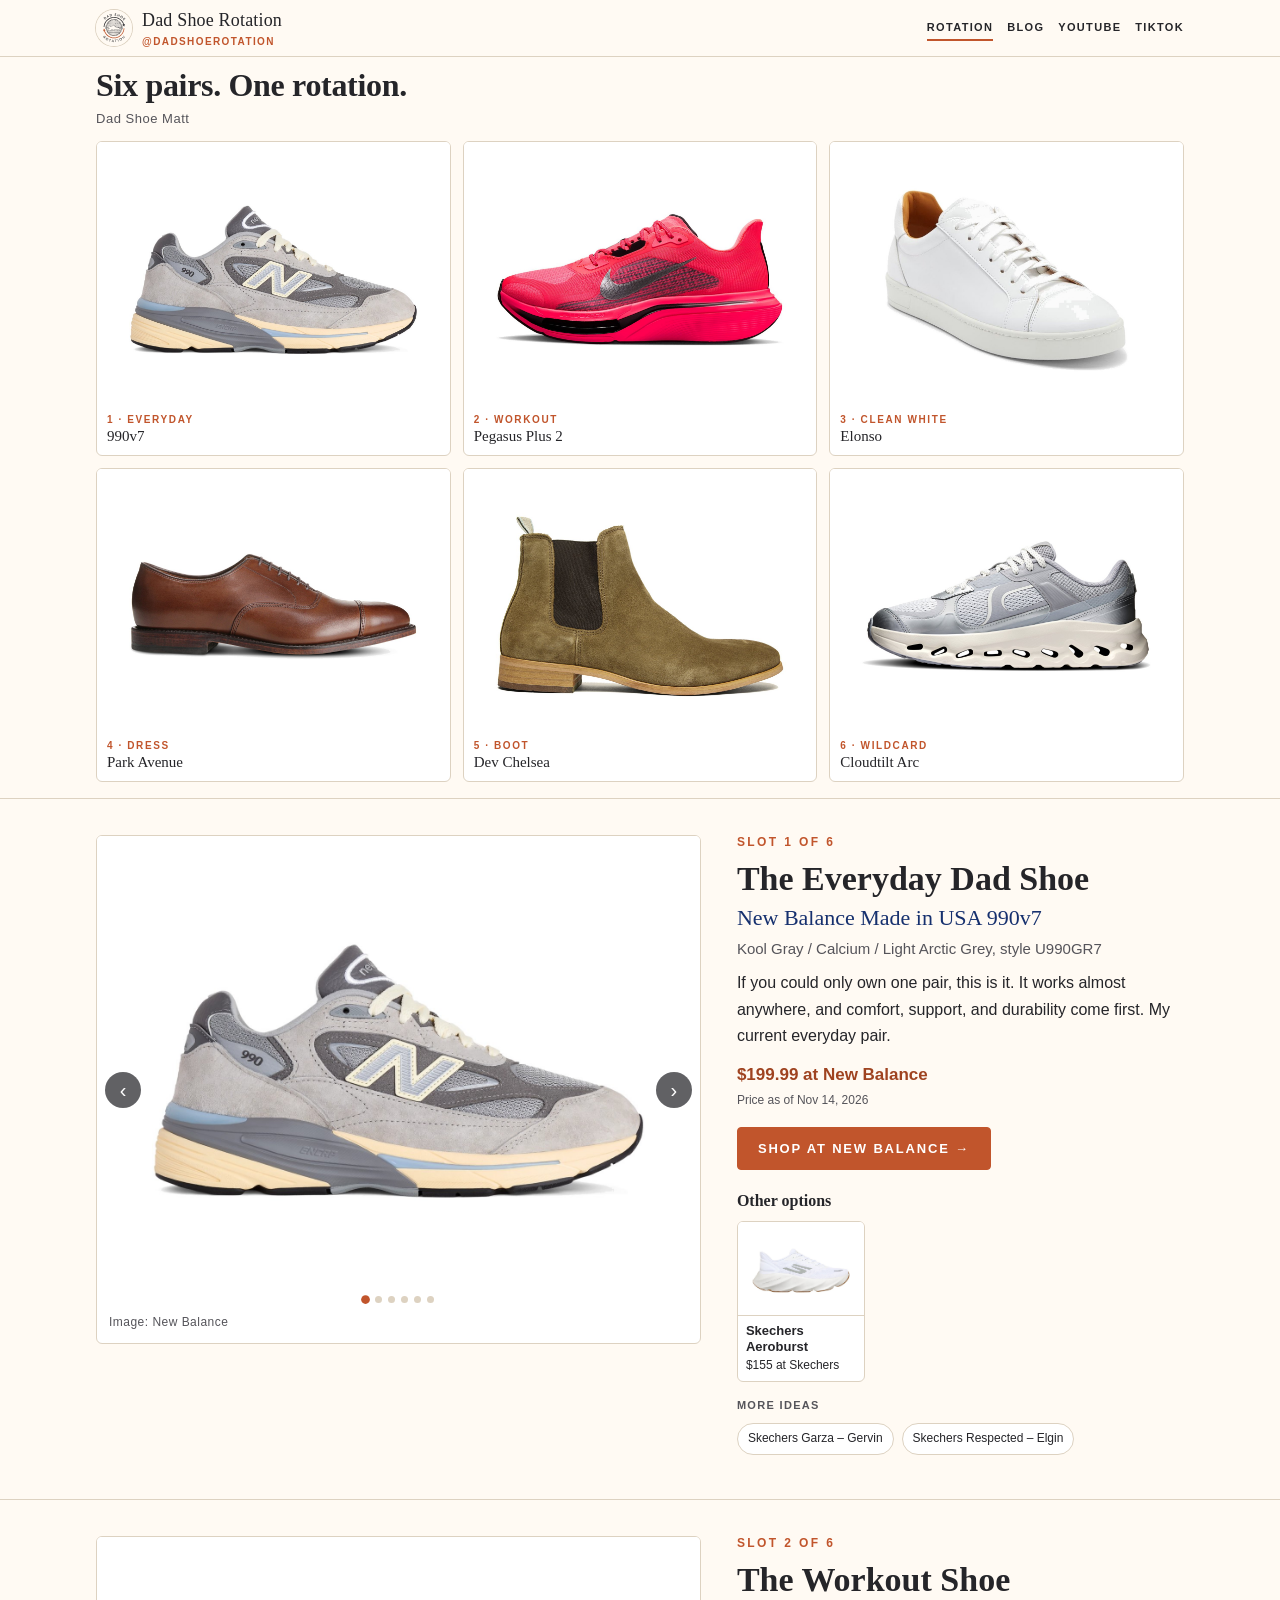
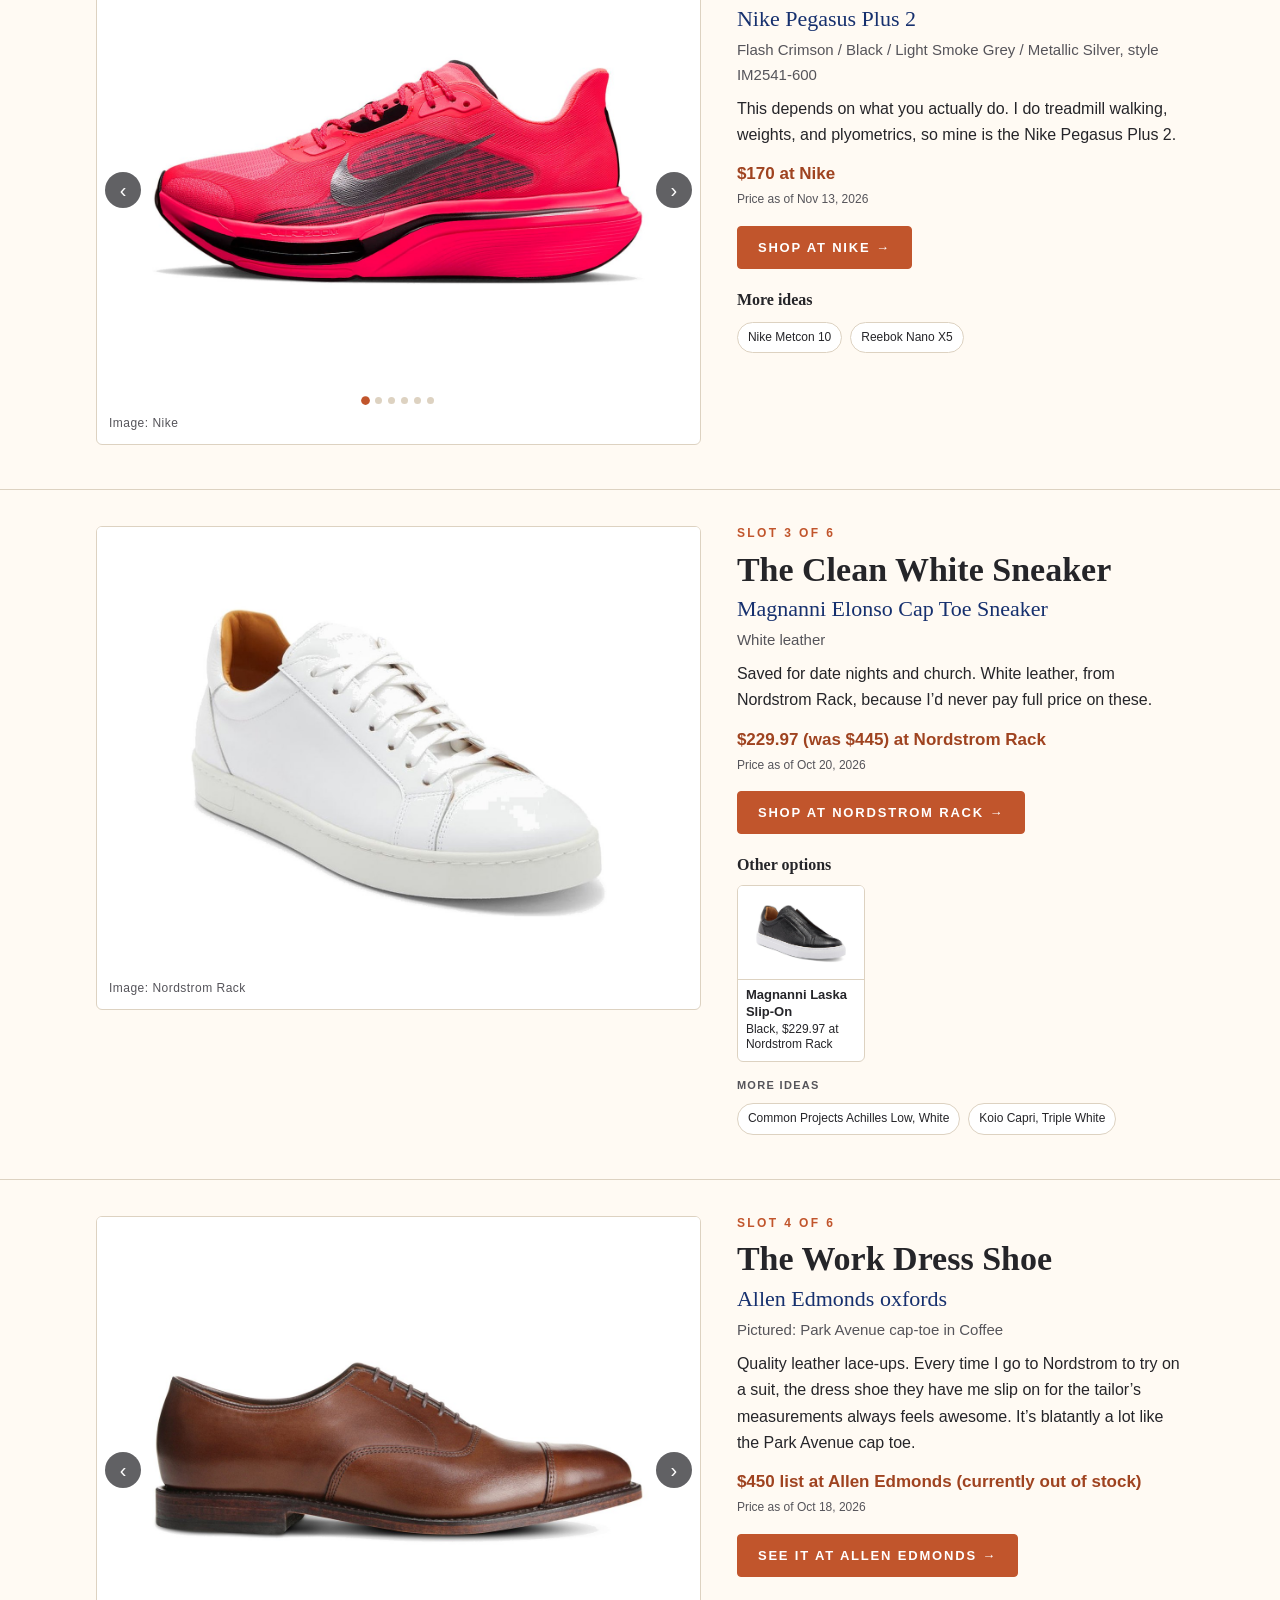
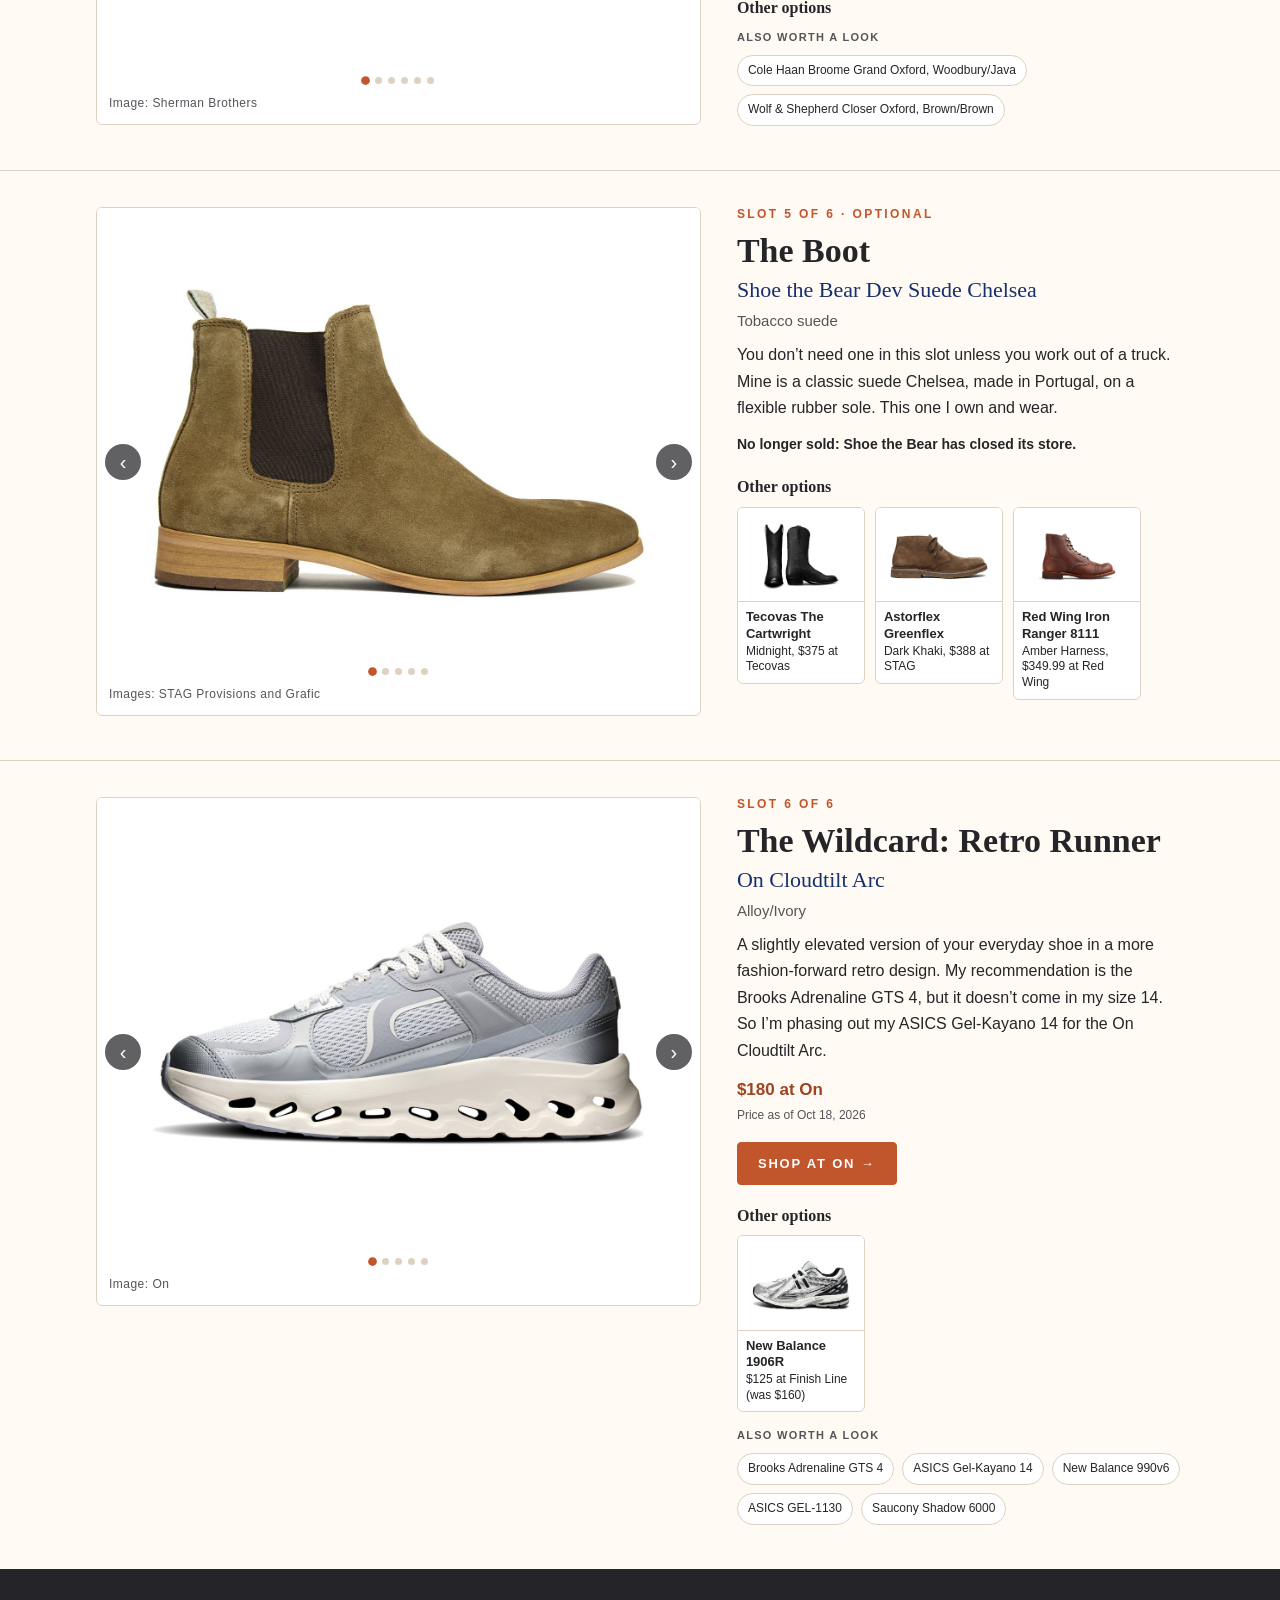
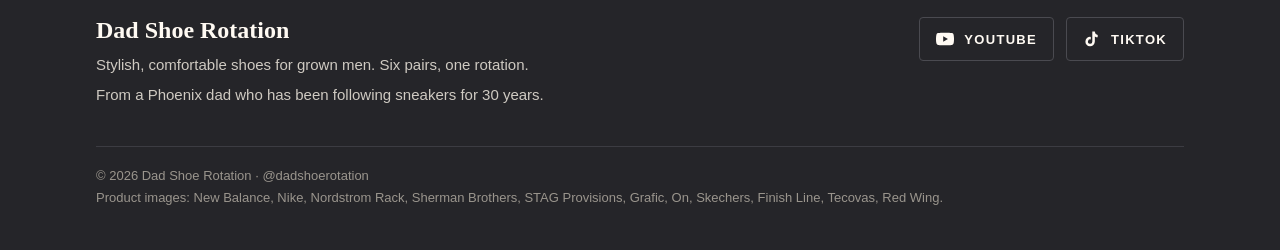
<file: slots/everyday-dad-shoe.html>
<!doctype html>
<html lang="en">
<head>
<meta charset="utf-8">
<meta name="viewport" content="width=device-width, initial-scale=1">
<title>The Everyday Dad Shoe | Dad Shoe Rotation</title>
<meta http-equiv="refresh" content="0;url=/#everyday">
<link rel="canonical" href="/#everyday">
<script>location.replace('/#everyday');</script>
</head>
<body>
<p><a href="/#everyday">This page has moved. Continue to the rotation &rarr;</a></p>
</body>
</html>
</file>
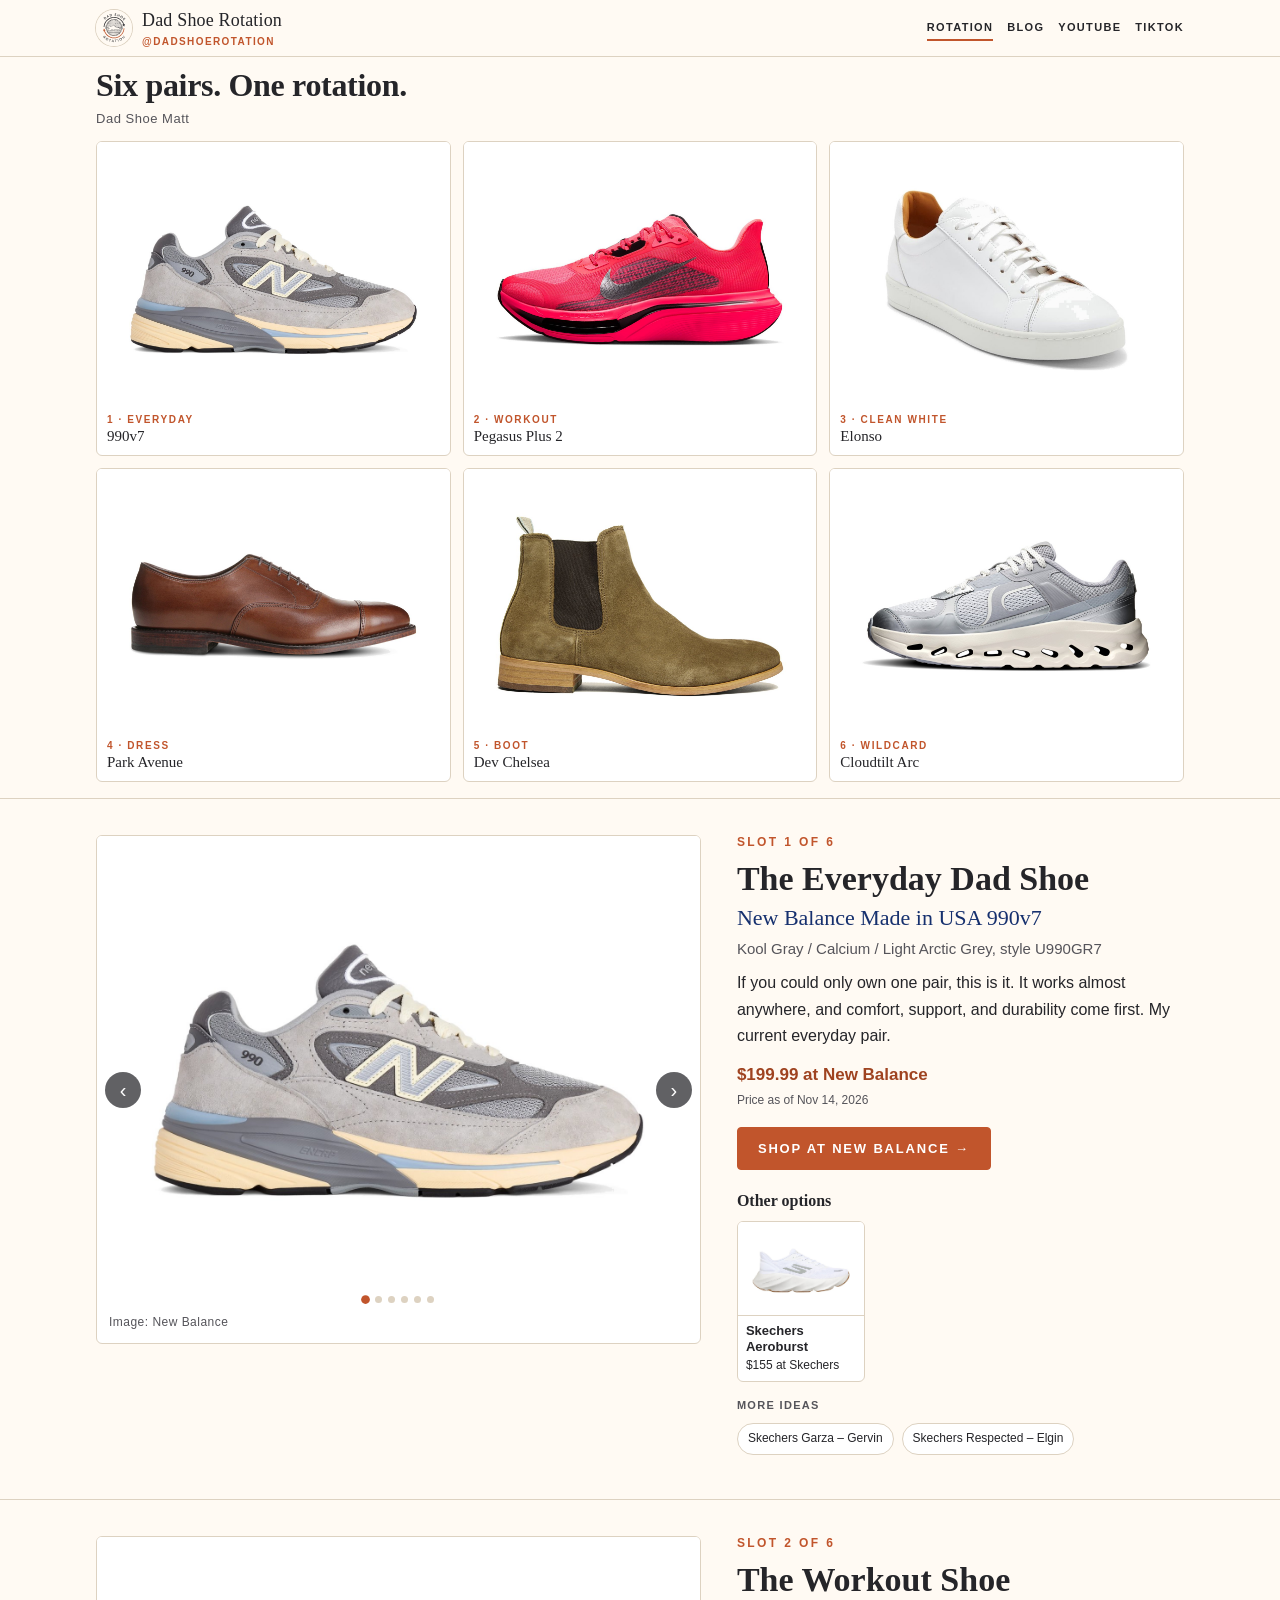
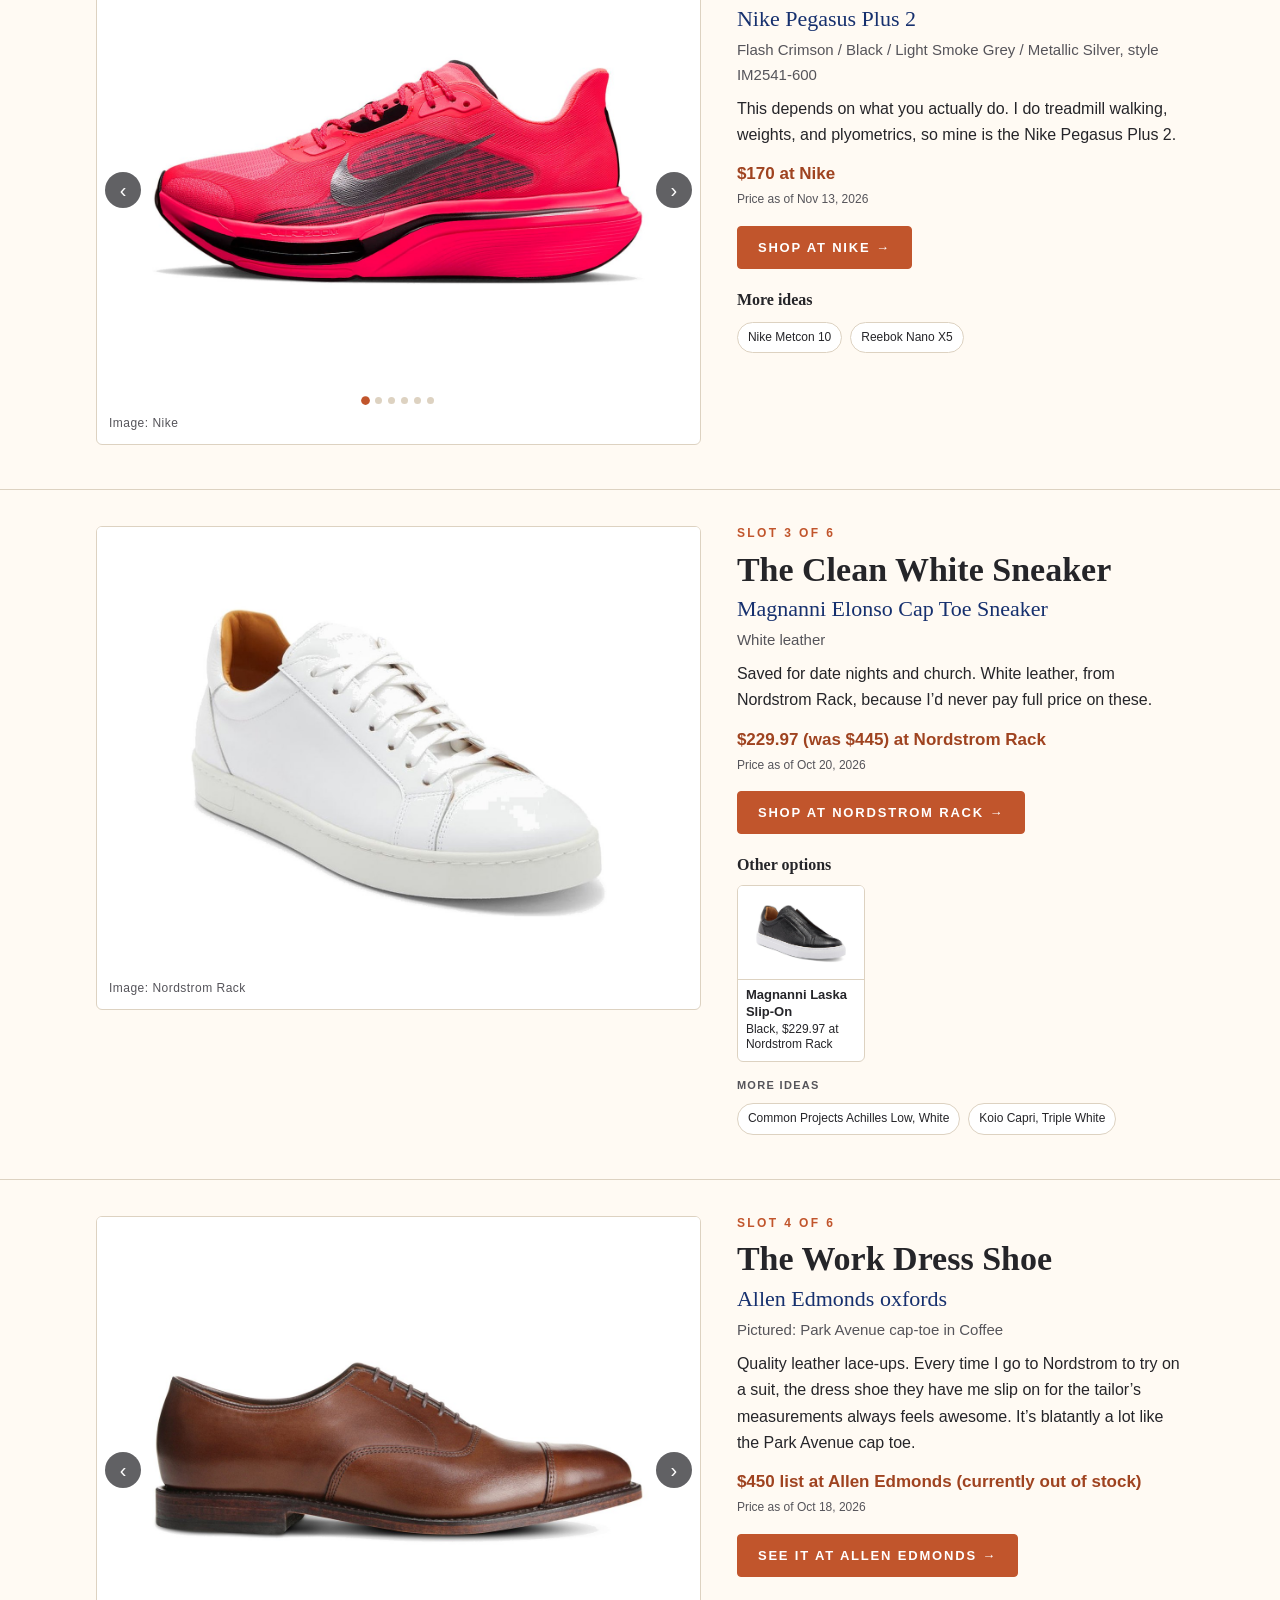
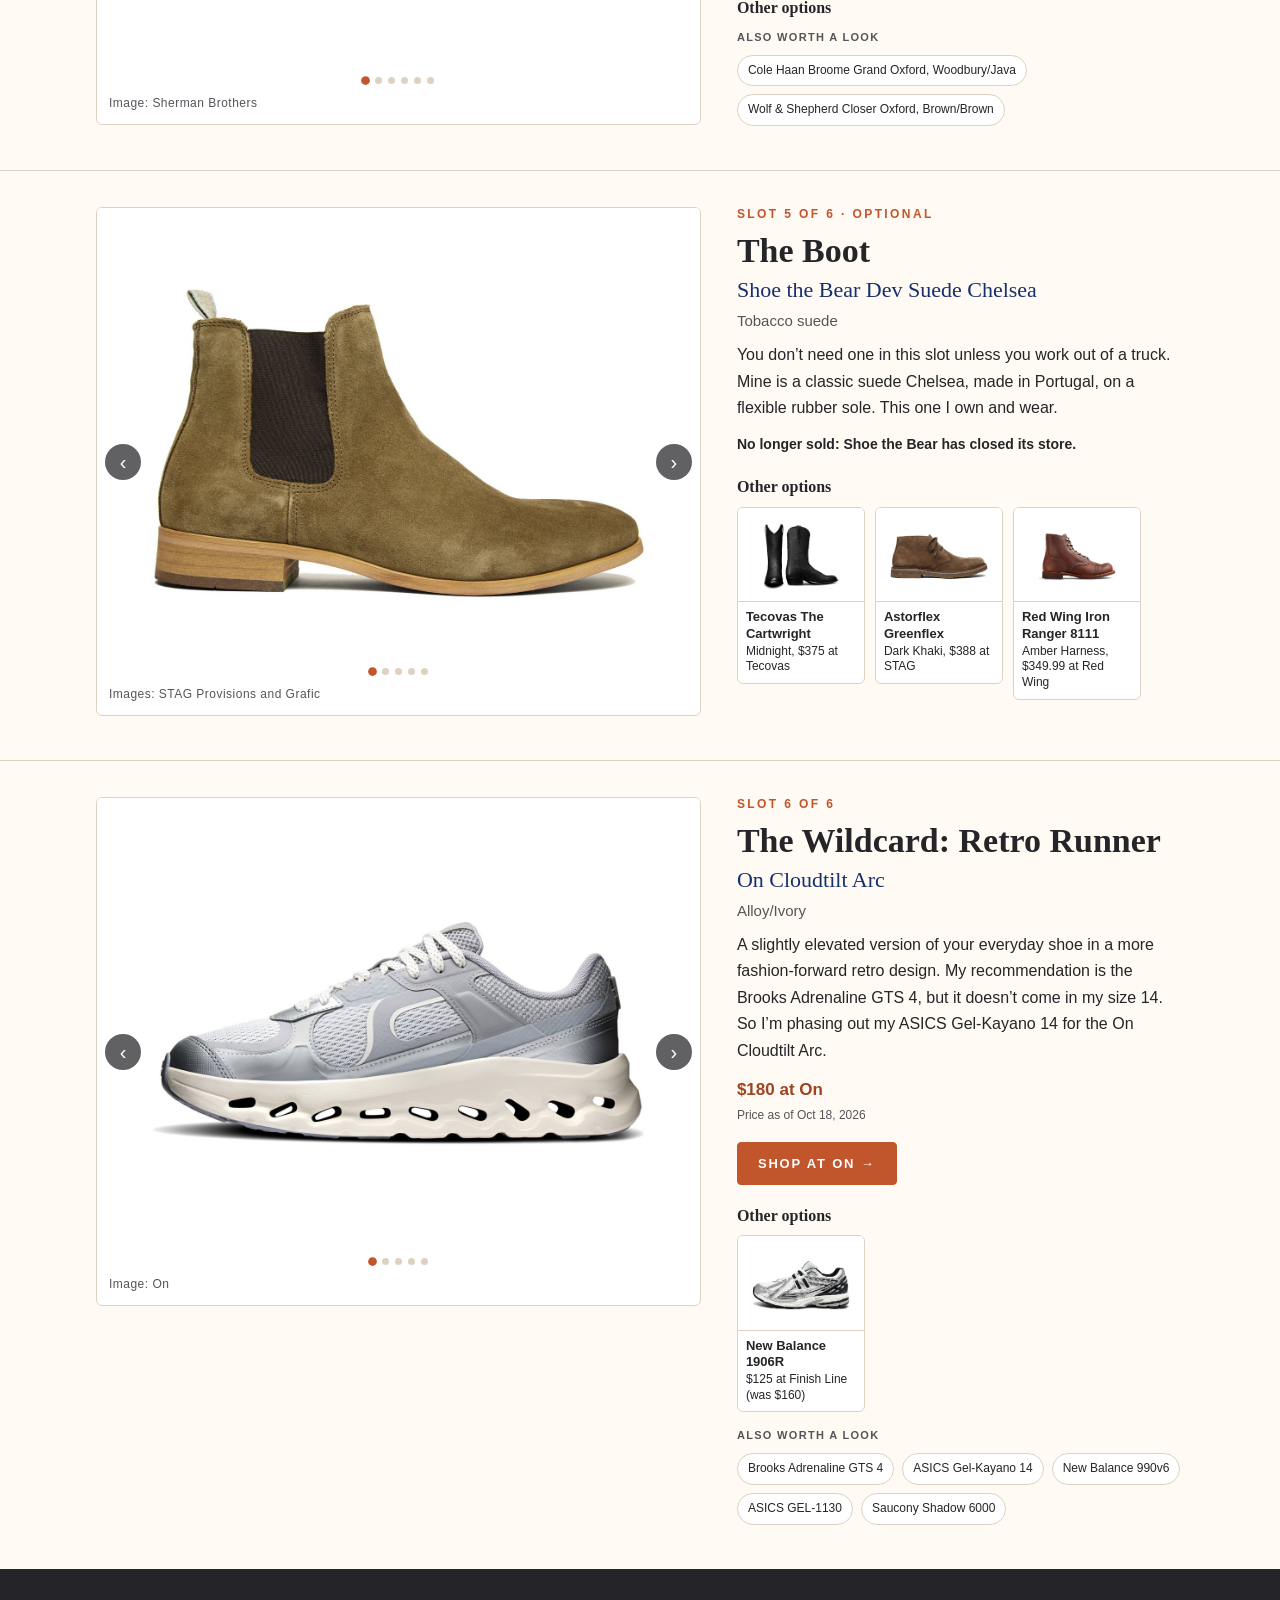
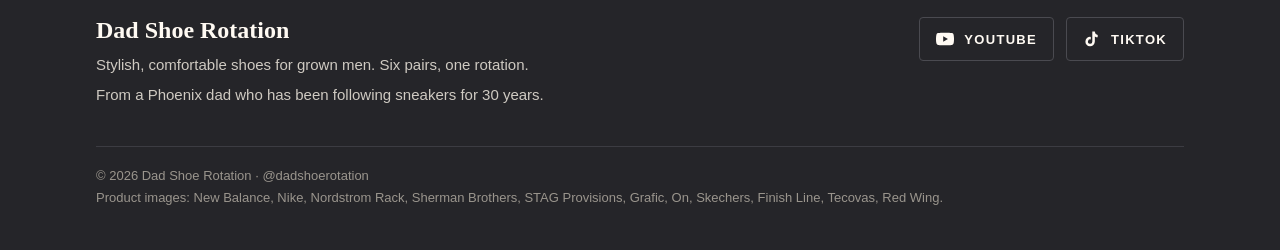
<file: slots/wildcard.html>
<!doctype html>
<html lang="en">
<head>
<meta charset="utf-8">
<meta name="viewport" content="width=device-width, initial-scale=1">
<title>The Wildcard | Dad Shoe Rotation</title>
<meta http-equiv="refresh" content="0;url=/#wildcard">
<link rel="canonical" href="/#wildcard">
<script>location.replace('/#wildcard');</script>
</head>
<body>
<p><a href="/#wildcard">This page has moved. Continue to the rotation &rarr;</a></p>
</body>
</html>
</file>
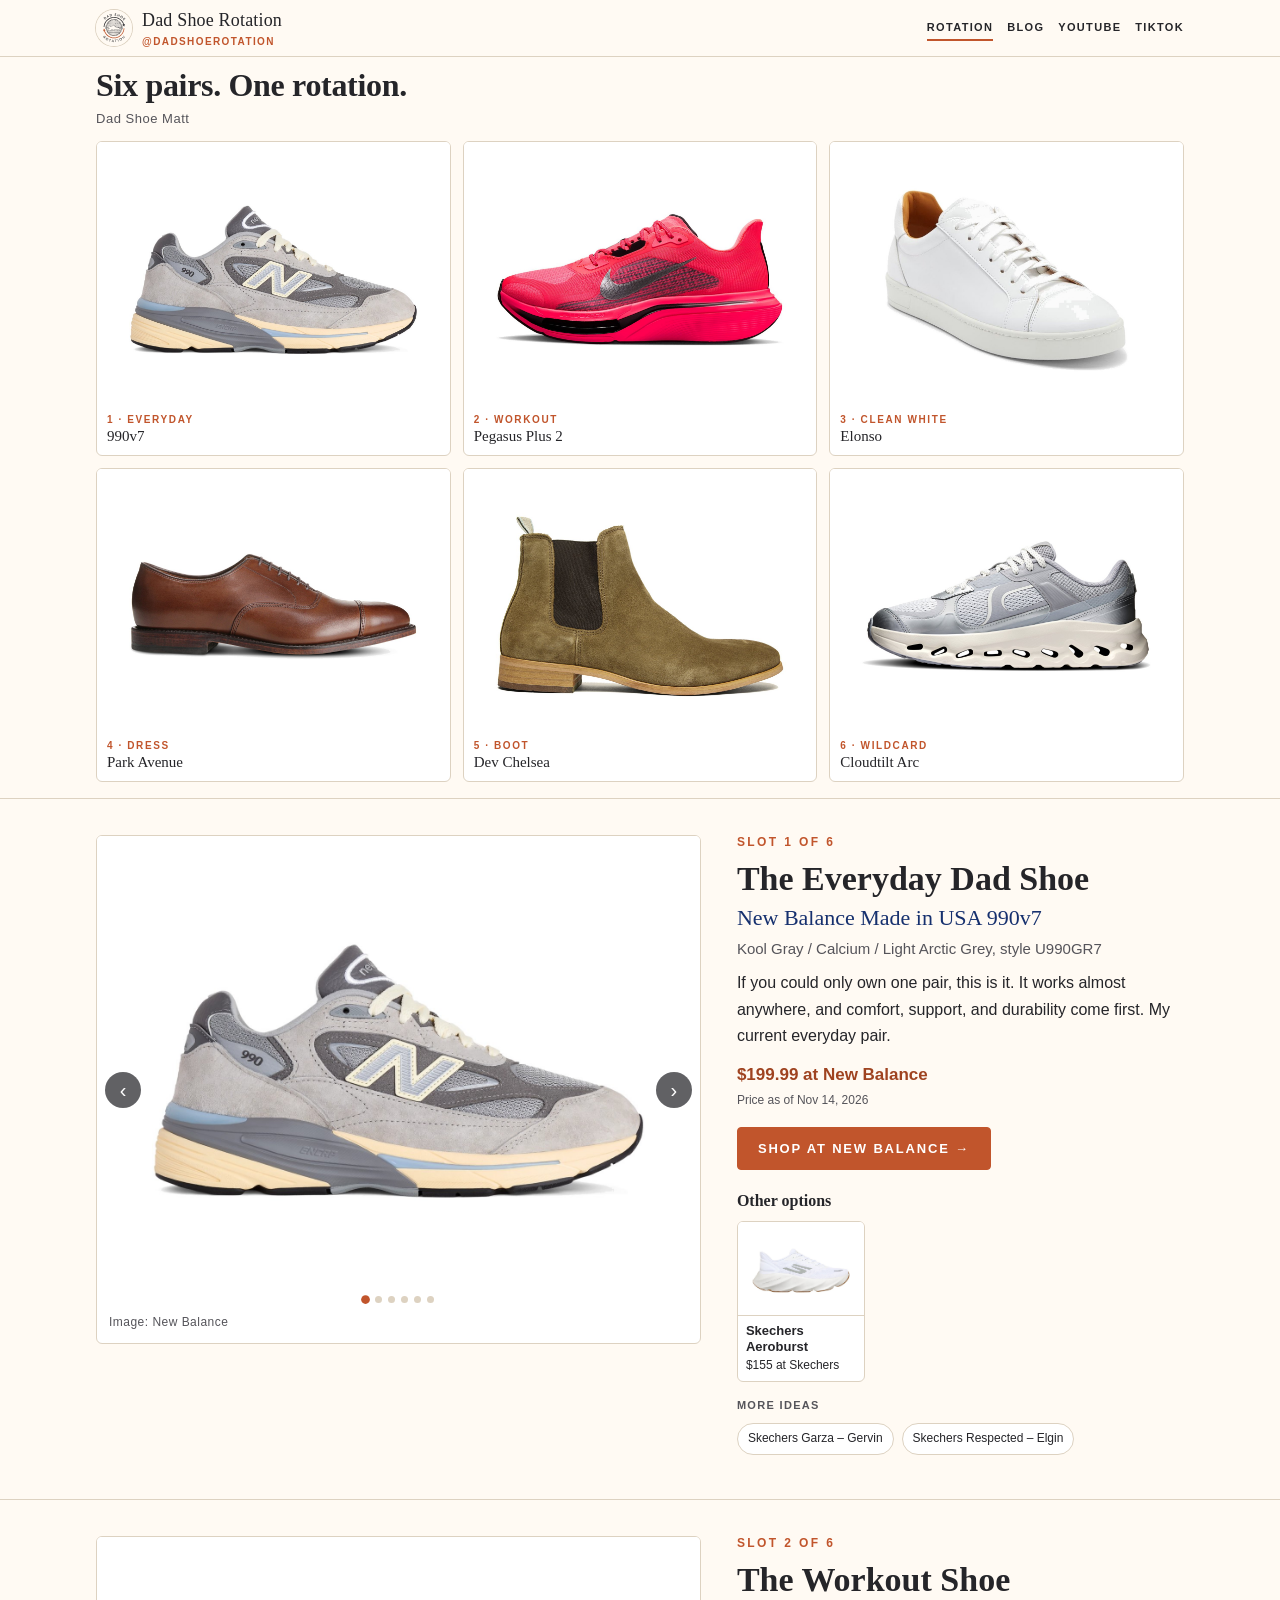
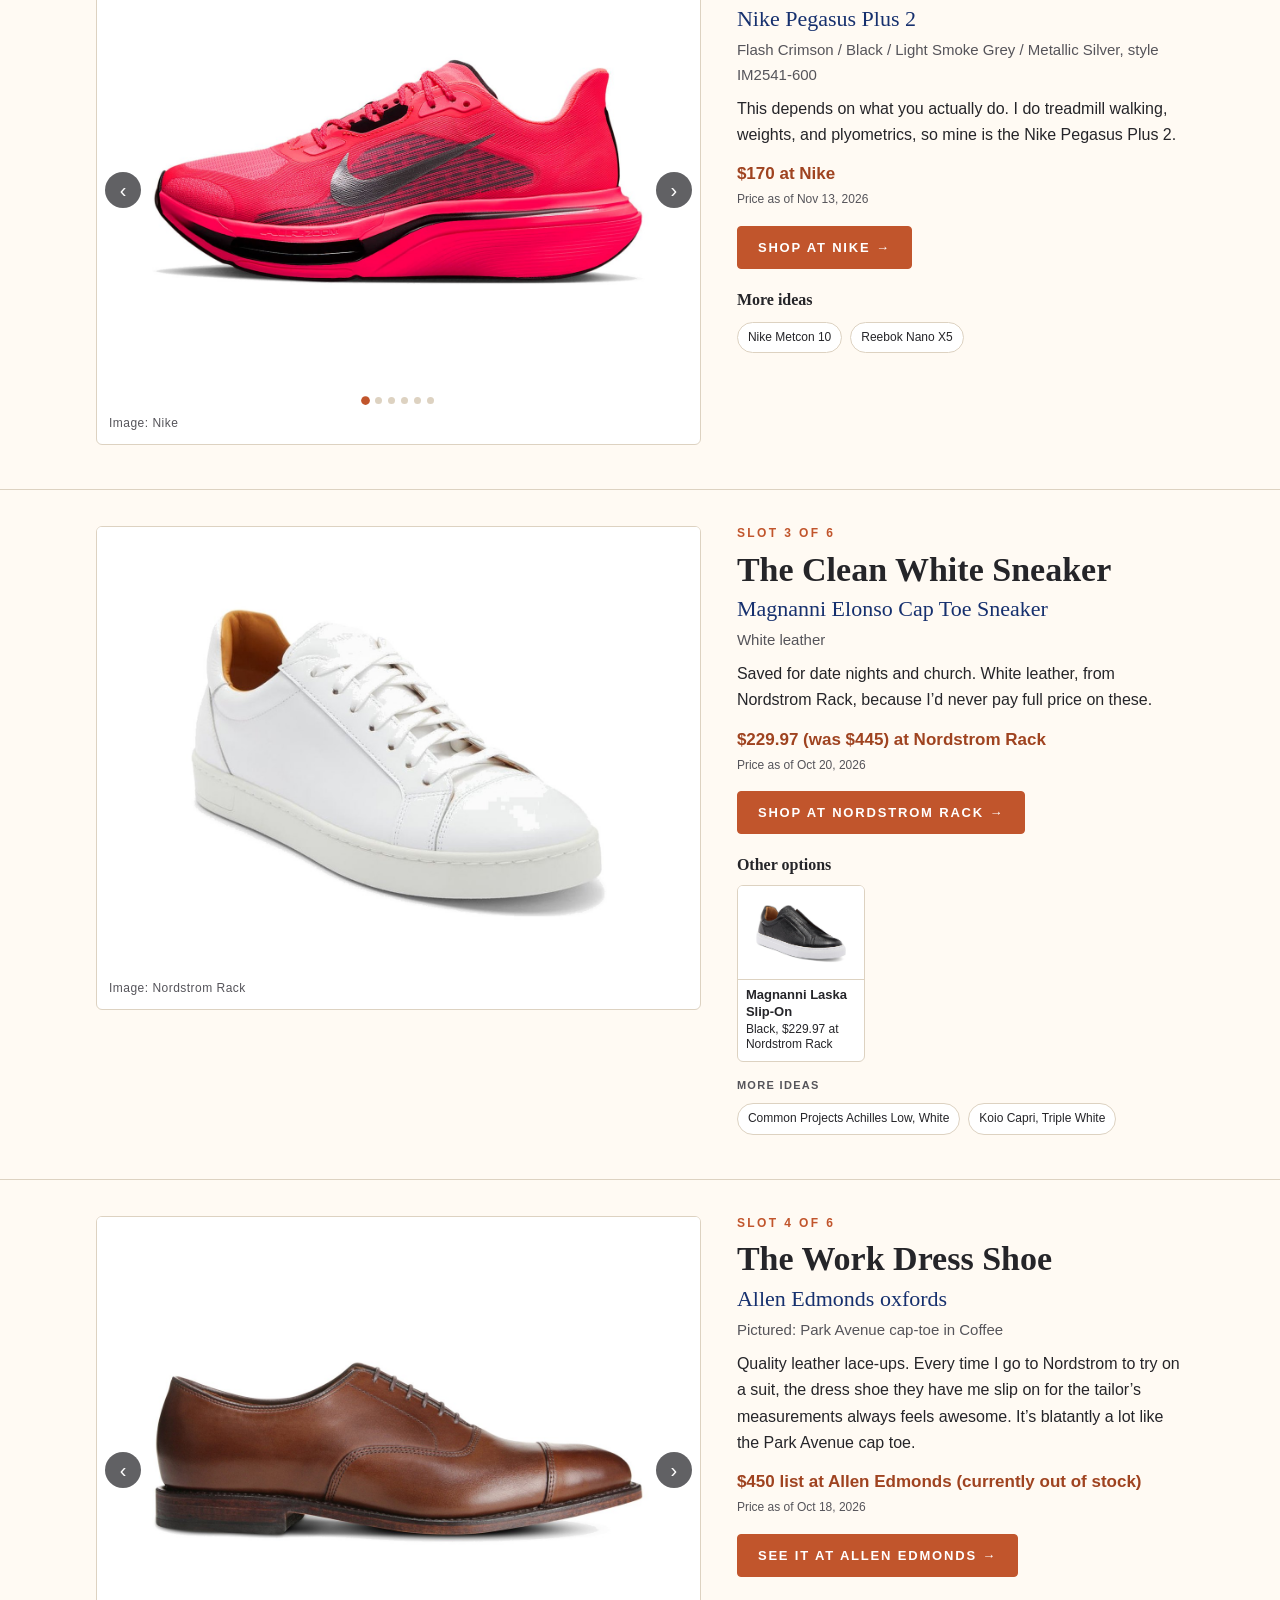
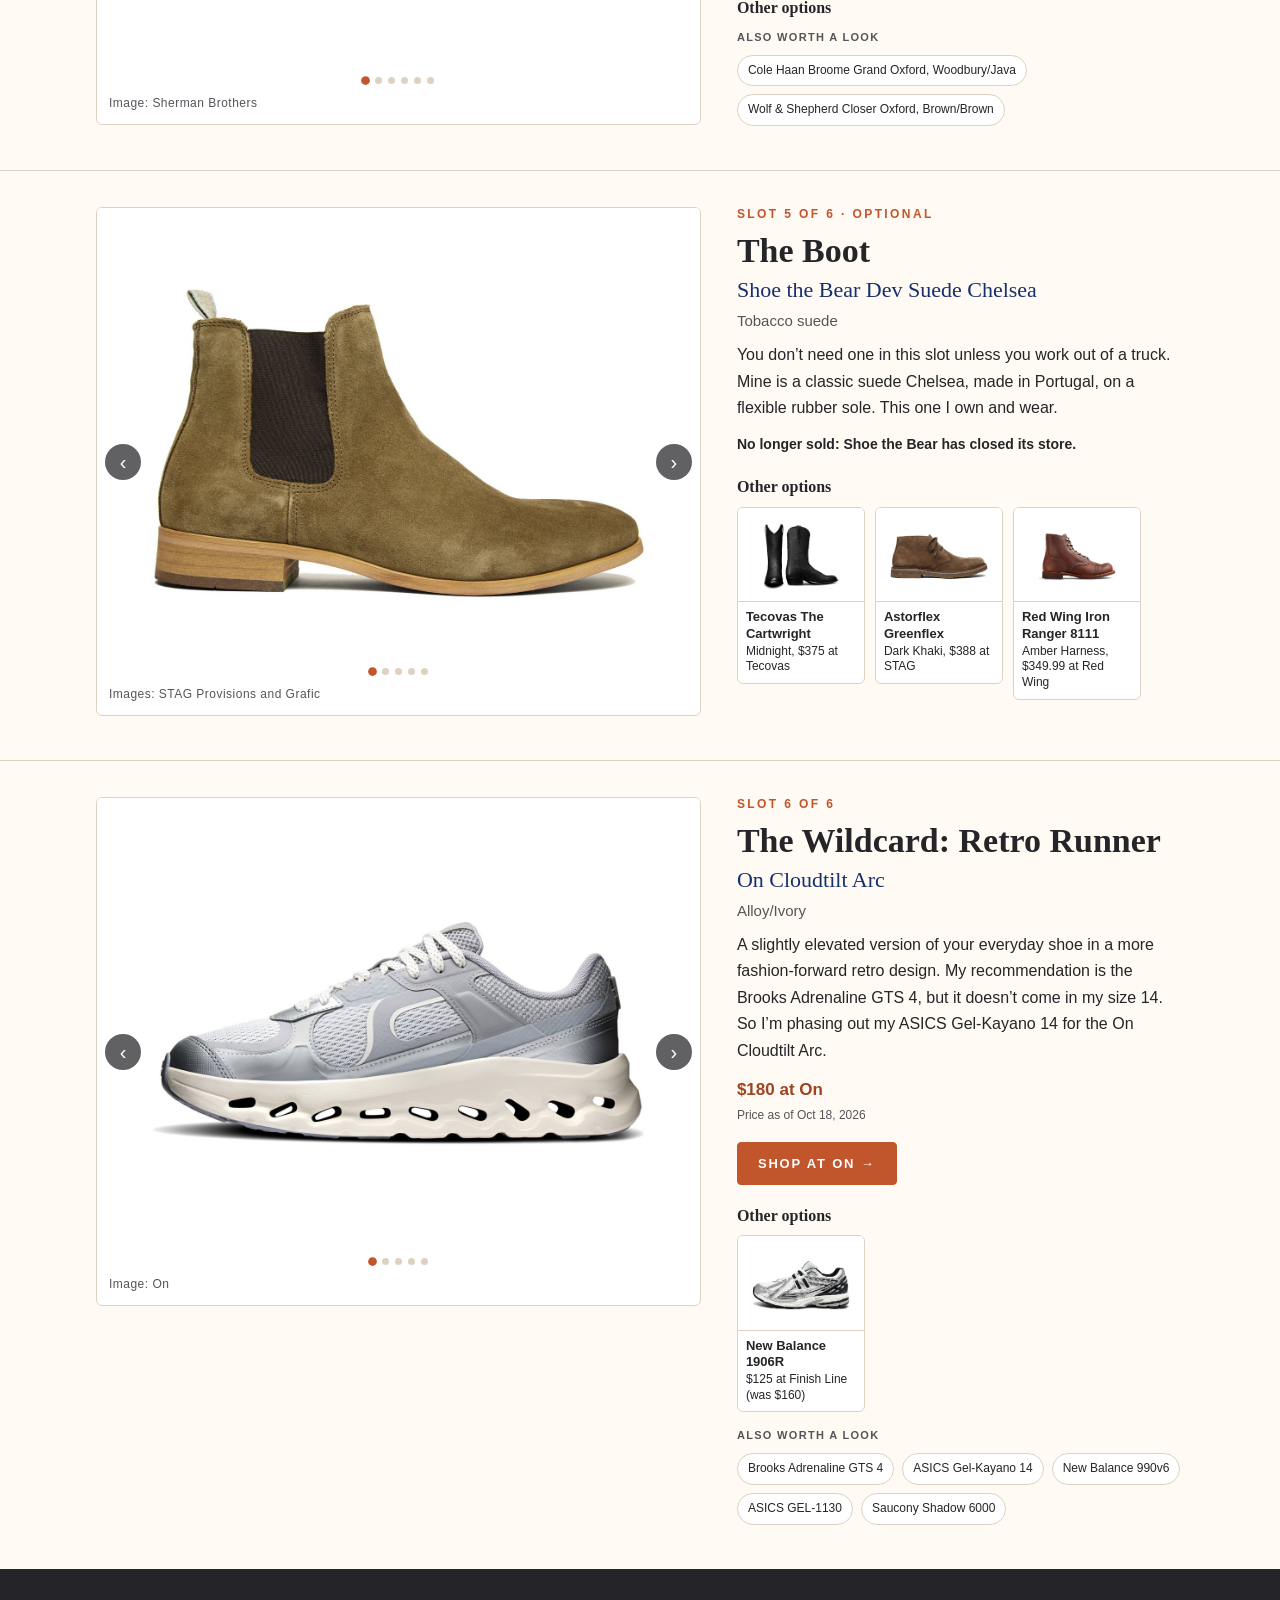
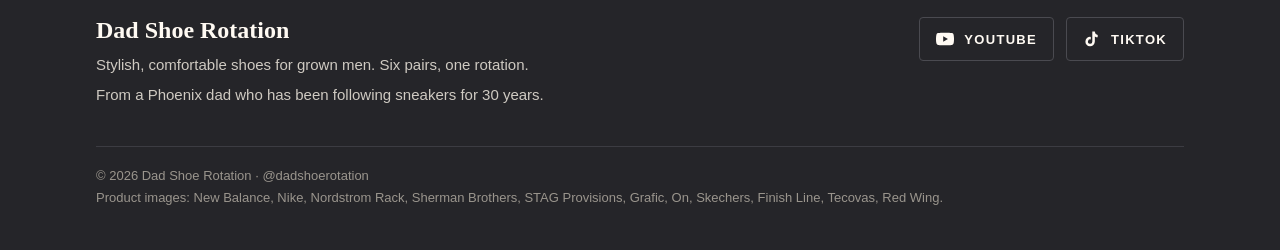
<file: slots/work-dress-shoe.html>
<!doctype html>
<html lang="en">
<head>
<meta charset="utf-8">
<meta name="viewport" content="width=device-width, initial-scale=1">
<title>The Work Dress Shoe | Dad Shoe Rotation</title>
<meta http-equiv="refresh" content="0;url=/#dress">
<link rel="canonical" href="/#dress">
<script>location.replace('/#dress');</script>
</head>
<body>
<p><a href="/#dress">This page has moved. Continue to the rotation &rarr;</a></p>
</body>
</html>
</file>
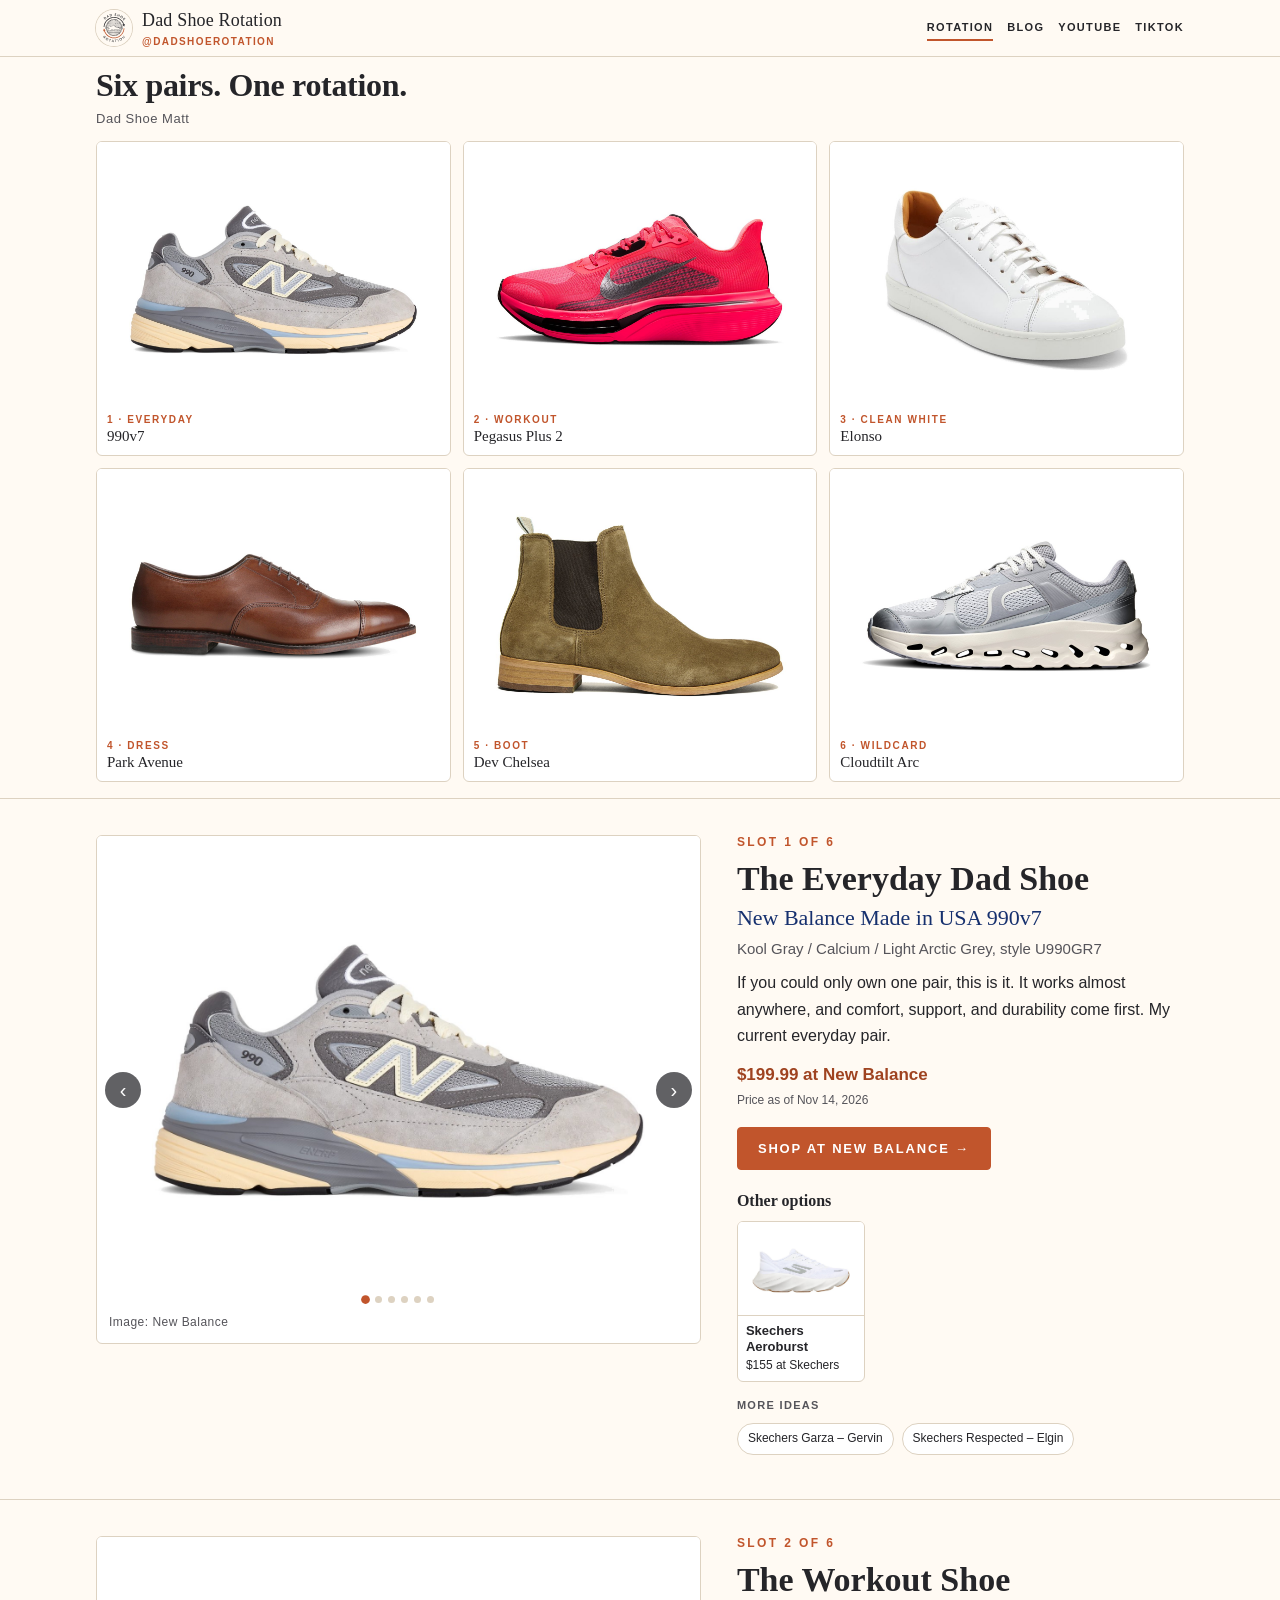
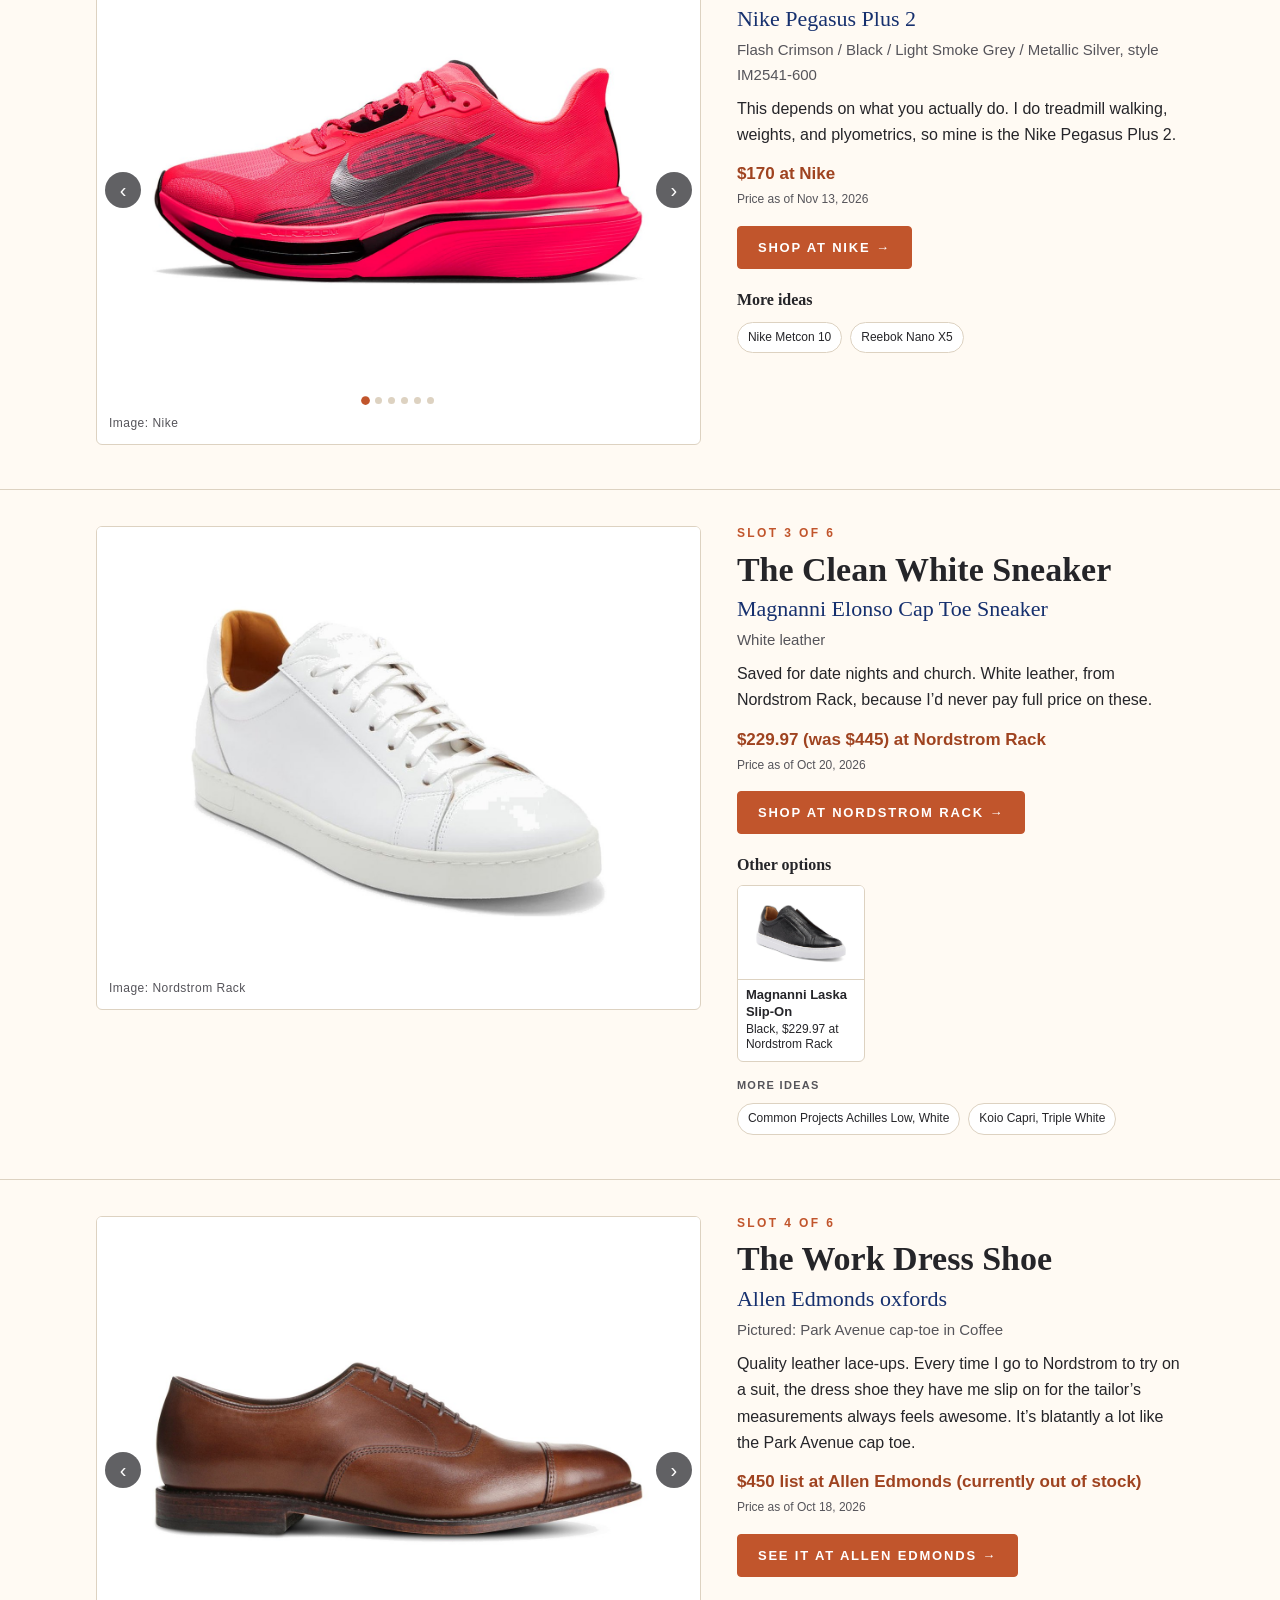
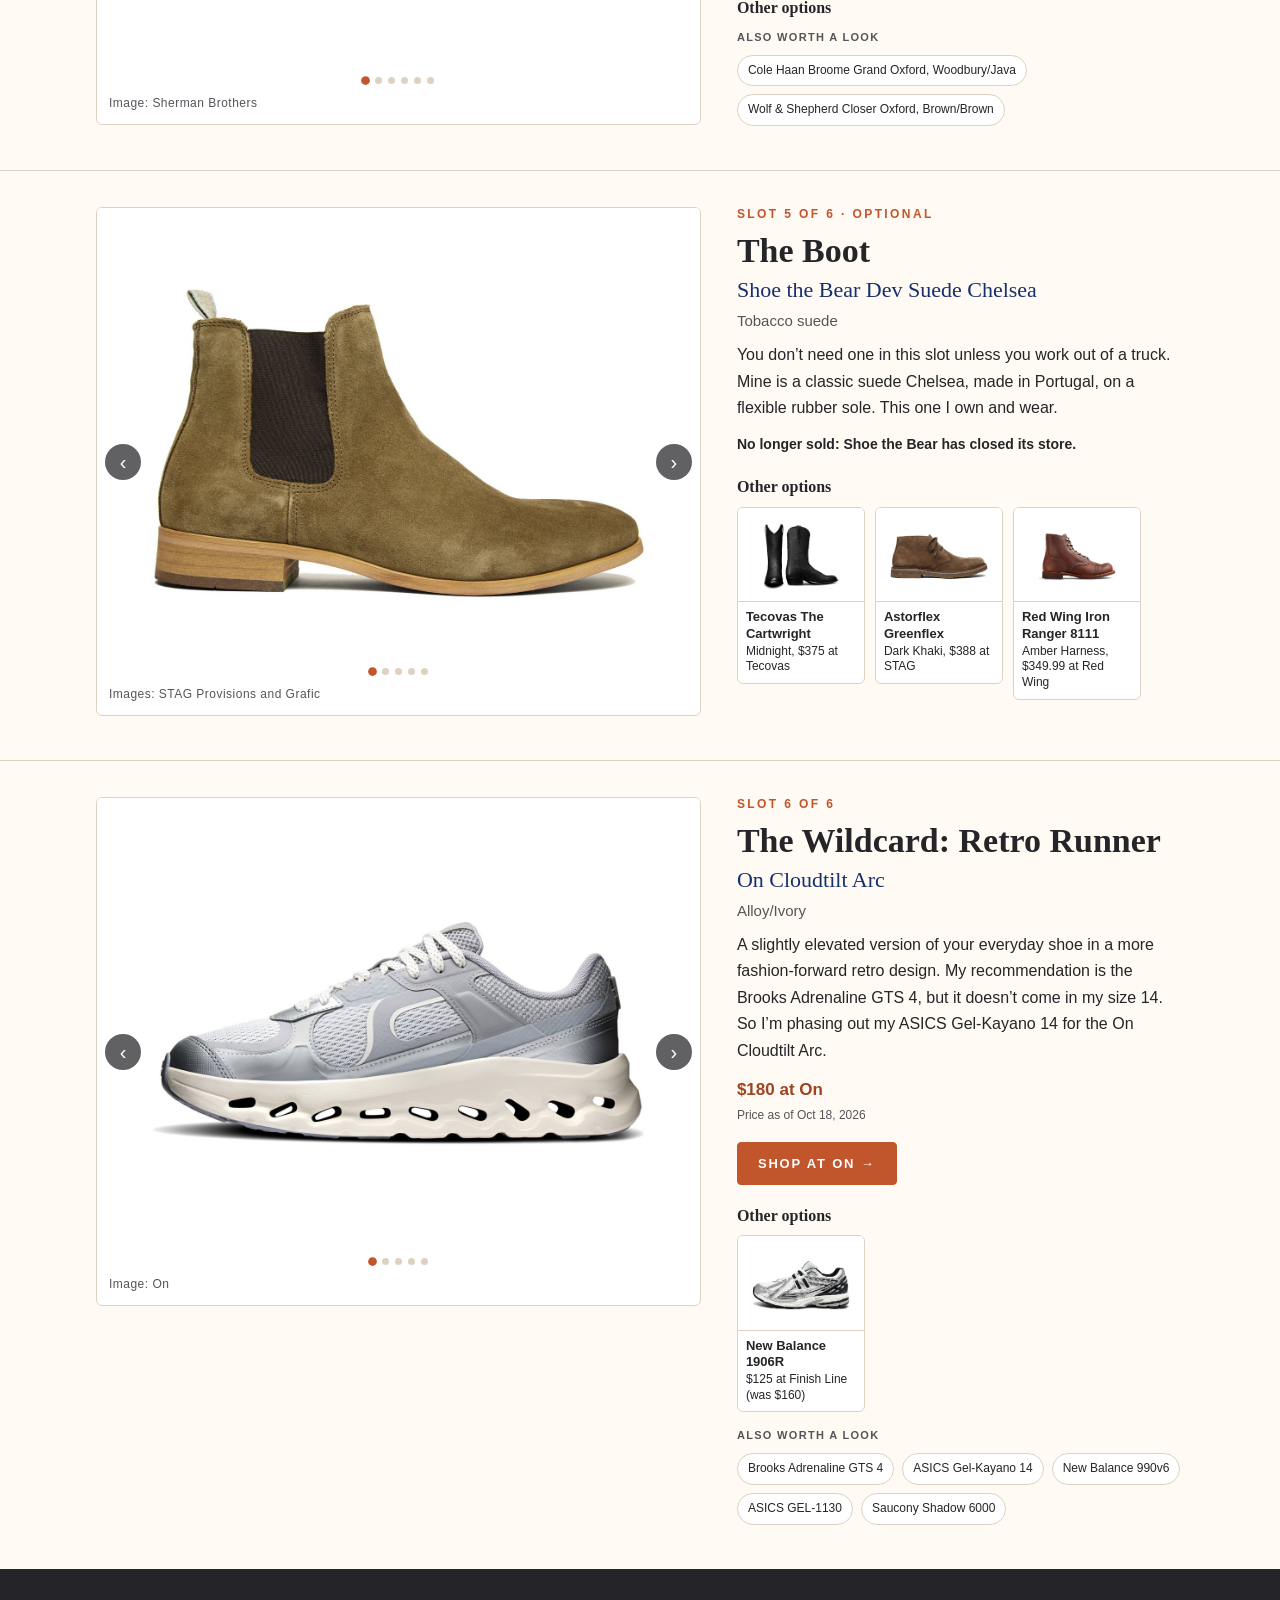
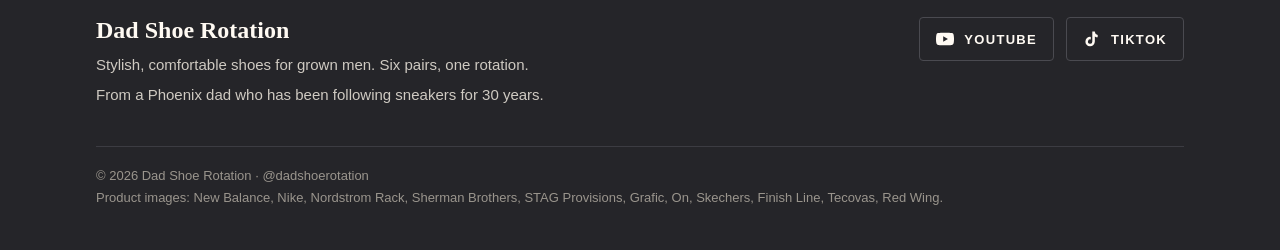
<file: slots/workout-shoe.html>
<!doctype html>
<html lang="en">
<head>
<meta charset="utf-8">
<meta name="viewport" content="width=device-width, initial-scale=1">
<title>The Workout Shoe | Dad Shoe Rotation</title>
<meta http-equiv="refresh" content="0;url=/#workout">
<link rel="canonical" href="/#workout">
<script>location.replace('/#workout');</script>
</head>
<body>
<p><a href="/#workout">This page has moved. Continue to the rotation &rarr;</a></p>
</body>
</html>
</file>
<file: assets/css/style.css>
/* Dad Shoe Rotation — site styles. Plain CSS, no build step. */
:root{
  --cream:#fffaf3; --cream-2:#f5ede1; --cream-3:#ebe0cf;
  --charcoal:#252529; --ink-soft:#55545a; --line:#ddd2c1;
  --orange:#c1552c; --orange-dark:#9f4320;
  --navy:#16306e;
  --serif:"Iowan Old Style","Palatino Linotype",Palatino,"Book Antiqua",Georgia,"Noto Serif",serif;
  --sans:-apple-system,BlinkMacSystemFont,"Segoe UI",Roboto,"Helvetica Neue",Arial,sans-serif;
  --wrap:1120px; --radius:6px;
}
*,*::before,*::after{box-sizing:border-box}
html{-webkit-text-size-adjust:100%}
body{margin:0;background:var(--cream);color:var(--charcoal);font:17px/1.65 var(--sans);-webkit-font-smoothing:antialiased}
img{max-width:100%;display:block}
a{color:var(--navy);text-decoration-thickness:1px;text-underline-offset:3px}
a:hover{color:var(--orange-dark)}
:focus-visible{outline:3px solid var(--orange);outline-offset:3px}
.wrap{max-width:var(--wrap);margin:0 auto;padding:0 24px}
.narrow{max-width:740px}
.skip{position:absolute;left:-9999px}.skip:focus{left:16px;top:12px;background:var(--charcoal);color:var(--cream);padding:8px 12px;z-index:10}

/* Header */
.site-header{border-bottom:1px solid var(--line);background:var(--cream)}
.site-header .wrap{display:flex;align-items:center;justify-content:space-between;gap:20px;min-height:84px;padding-top:10px;padding-bottom:10px}
.brand{display:flex;align-items:center;gap:14px;text-decoration:none;color:var(--charcoal)}
.brand img{width:60px;height:60px;border-radius:50%;box-shadow:0 0 0 1px var(--line)}
.brand-name{font-family:var(--serif);font-size:24px;line-height:1.1;letter-spacing:.01em}
.brand-handle{display:block;font:600 11px/1.4 var(--sans);letter-spacing:.18em;text-transform:uppercase;color:var(--orange)}
.nav{display:flex;gap:22px;flex-wrap:wrap}
.nav a{font:600 12px/1 var(--sans);letter-spacing:.16em;text-transform:uppercase;color:var(--charcoal);text-decoration:none;padding:8px 0;border-bottom:2px solid transparent}
.nav a:hover,.nav a[aria-current="page"]{border-bottom-color:var(--orange);color:var(--charcoal)}

/* Type */
.eyebrow{font:700 12px/1.3 var(--sans);letter-spacing:.2em;text-transform:uppercase;color:var(--orange);margin:0 0 12px}
h1,h2,h3{font-family:var(--serif);font-weight:600;line-height:1.15;color:var(--charcoal);margin:0 0 .5em}
h1{font-size:clamp(34px,5vw,54px);letter-spacing:-.01em}
h2{font-size:clamp(26px,3.2vw,34px)}
h3{font-size:21px}
p{margin:0 0 1.1em}
.lede{font-family:var(--serif);font-size:clamp(19px,2.2vw,23px);line-height:1.5;color:var(--ink-soft)}
.rule{width:56px;height:3px;background:var(--orange);border:0;margin:22px 0}

/* Hero */
.hero{padding:56px 0 24px}
.hero-grid{display:grid;grid-template-columns:1.25fr 1fr;gap:48px;align-items:center}
.hero .lede{max-width:600px}
.hero-logo{width:100%;max-width:360px;justify-self:center;border-radius:50%}
.hero-cta{margin-top:26px;display:flex;gap:12px;flex-wrap:wrap}
.btn.btn-solid{background:var(--charcoal);color:var(--cream)}
.btn.btn-solid:hover{background:var(--orange);border-color:var(--orange);color:#fff}
.byline{font-size:14px;letter-spacing:.04em;color:var(--ink-soft);margin:0}

/* Rotation grid */
.section{padding:40px 0 64px}
.section-head{display:flex;align-items:end;justify-content:space-between;gap:16px;margin-bottom:26px;border-bottom:1px solid var(--line);padding-bottom:14px}
.section-head h2{margin:0}
.section-head p{margin:0;color:var(--ink-soft);font-size:15px}
.grid{display:grid;grid-template-columns:repeat(3,1fr);gap:26px}
.tile{display:flex;flex-direction:column;background:#fff;border:1px solid var(--line);border-radius:var(--radius);overflow:hidden;text-decoration:none;color:var(--charcoal);transition:transform .2s ease,box-shadow .2s ease,border-color .2s ease}
.tile:hover{transform:translateY(-3px);box-shadow:0 14px 30px -18px rgba(37,37,41,.45);border-color:var(--cream-3);color:var(--charcoal)}
.tile-img{aspect-ratio:4/3;background:var(--cream-2);overflow:hidden}
.tile-img img{width:100%;height:100%;object-fit:cover}
.tile-body{padding:18px 20px 20px;display:flex;flex-direction:column;gap:4px;flex:1}
.tile-num{font:700 11px/1 var(--sans);letter-spacing:.2em;text-transform:uppercase;color:var(--orange)}
.tile-name{font-family:var(--serif);font-size:22px;line-height:1.2;margin:4px 0 8px}
.tile-pick{font-size:15px;color:var(--ink-soft);margin:0}
.tile-pick strong{display:block;color:var(--navy);font-weight:600;font-size:16px}
.tile-more{margin-top:auto;padding-top:14px;font:600 12px/1 var(--sans);letter-spacing:.14em;text-transform:uppercase;color:var(--charcoal)}
.tile-more span{color:var(--orange);transition:margin .2s}
.tile:hover .tile-more span{margin-left:4px}

/* Blog list */
.posts{list-style:none;margin:0;padding:0}
.post-item{display:grid;grid-template-columns:150px 1fr;gap:24px;padding:24px 0;border-bottom:1px solid var(--line)}
.post-item:first-child{padding-top:4px}
.post-date{font:600 12px/1.6 var(--sans);letter-spacing:.14em;text-transform:uppercase;color:var(--ink-soft)}
.post-item h3{margin:0 0 6px}
.post-item h3 a{color:var(--charcoal);text-decoration:none}
.post-item h3 a:hover{color:var(--orange-dark)}
.post-item p{margin:0;color:var(--ink-soft)}
.band{background:var(--cream-2);border-top:1px solid var(--line);border-bottom:1px solid var(--line)}

/* Slot page */
.crumb{padding:26px 0 0;font-size:14px}
.crumb a{text-decoration:none;font-weight:600;letter-spacing:.04em}
.slot-hero{display:grid;grid-template-columns:1.05fr 1fr;gap:48px;align-items:center;padding:28px 0 48px}
.slot-hero .tile-img{border-radius:var(--radius);border:1px solid var(--line)}
.rules p{font-size:18px}
.pick{background:var(--navy);color:var(--cream);border-radius:var(--radius);padding:26px 28px;margin:8px 0 0}
.pick .eyebrow{color:#f0b494}
.pick > p:not(.eyebrow){margin-bottom:4px}
.pick h3{color:var(--cream);font-size:26px;margin:0 0 6px}
.pick p{margin:0;color:#dfe3ee;font-size:16px}
.pick-split{display:grid;grid-template-columns:1fr 1fr;gap:14px;margin-top:12px}
.pick-split div{background:rgba(255,250,243,.08);border:1px solid rgba(255,250,243,.2);border-radius:4px;padding:14px 16px}
.pick-split h3{font-size:21px}
.options{display:grid;grid-template-columns:1fr 1fr;gap:28px;padding:8px 0 64px}
.options-single{grid-template-columns:1fr}
.card{background:#fff;border:1px solid var(--line);border-radius:var(--radius);padding:26px 28px}
.card.more{background:var(--cream-2)}
.card h2{font-size:24px;margin-bottom:4px}
.card .note{font-size:14px;color:var(--ink-soft);margin-bottom:16px}
.list{list-style:none;margin:0;padding:0}
.list li{padding:12px 0;border-top:1px solid var(--line)}
.list li:first-child{border-top:0}
.list strong{display:block;font-family:var(--serif);font-size:18px;font-weight:600}
.list span{font-size:15px;color:var(--ink-soft)}
.tag{display:inline-block;font:700 10px/1 var(--sans);letter-spacing:.16em;text-transform:uppercase;background:var(--orange);color:#fff;padding:5px 7px;border-radius:3px;vertical-align:middle;margin-left:6px}
.slot-nav{display:flex;justify-content:space-between;gap:16px;border-top:1px solid var(--line);padding:22px 0 56px;font-size:15px}
.slot-nav a{text-decoration:none;font-weight:600}

/* Article */
.article{padding:44px 0 72px}
.article h1{font-size:clamp(32px,4.4vw,46px)}
.article h2{font-size:26px;margin-top:1.8em}
.article p,.article li{font-size:18px}
.article .meta{font-size:14px;color:var(--ink-soft);letter-spacing:.04em;margin-bottom:28px}
.article blockquote{margin:28px 0;padding:6px 0 6px 22px;border-left:3px solid var(--orange);font-family:var(--serif);font-size:21px;color:var(--ink-soft)}
.article .slot-link{font:600 13px/1 var(--sans);letter-spacing:.12em;text-transform:uppercase;text-decoration:none}

/* Buttons + footer */
.btn{display:inline-flex;align-items:center;gap:10px;font:600 13px/1 var(--sans);letter-spacing:.14em;text-transform:uppercase;text-decoration:none;padding:14px 20px;border-radius:4px;border:1px solid var(--charcoal);color:var(--charcoal)}
.btn:hover{background:var(--charcoal);color:var(--cream)}
.site-footer{background:var(--charcoal);color:#cfcac2;padding:48px 0 36px;font-size:15px}
.site-footer .wrap{display:grid;grid-template-columns:1.4fr 1fr;gap:32px;align-items:start}
.site-footer h2{color:var(--cream);font-size:24px;margin-bottom:8px}
.site-footer p{margin:0 0 6px}
.social{display:flex;gap:12px;flex-wrap:wrap;justify-content:flex-end}
.social a{display:inline-flex;align-items:center;gap:10px;color:var(--cream);text-decoration:none;border:1px solid #4a4a50;border-radius:4px;padding:12px 16px;font:600 13px/1 var(--sans);letter-spacing:.1em;text-transform:uppercase}
.social a:hover{border-color:var(--orange);color:var(--cream);background:#2f2f34}
.social svg{width:18px;height:18px;fill:currentColor}
.fine{grid-column:1/-1;border-top:1px solid #3c3c42;padding-top:18px;margin-top:8px;font-size:13px;color:#9a958d}

/* Responsive */
@media (max-width:900px){
  .grid{grid-template-columns:repeat(2,1fr);gap:18px}
  .slot-hero{grid-template-columns:1fr;gap:28px}
  .hero-grid{grid-template-columns:1fr;gap:8px}
  .hero-logo{display:none}
  .options{grid-template-columns:1fr}
}
@media (max-width:640px){
  body{font-size:16px}
  .site-header .wrap{flex-direction:column;align-items:flex-start;gap:6px;min-height:0;padding-top:14px;padding-bottom:6px}
  .brand img{width:52px;height:52px}
  .brand-name{font-size:21px}
  .nav{gap:18px}
  .hero{padding:36px 0 16px}
  .eyebrow{letter-spacing:.14em;font-size:11px}
  .grid{grid-template-columns:1fr 1fr;gap:12px}
  .tile-body{padding:12px 12px 14px}
  .tile-name{font-size:17px;margin:2px 0 4px}
  .tile-pick{font-size:13px}.tile-pick strong{font-size:14px}
  .tile-more{display:none}
  .section-head{flex-direction:column;align-items:flex-start}
  .post-item{grid-template-columns:1fr;gap:4px}
  .card{padding:22px 20px}
  .pick{padding:22px 20px}
  .pick-split{grid-template-columns:1fr}
  .site-footer .wrap{grid-template-columns:1fr}
  .social{justify-content:flex-start}
  .article p,.article li{font-size:17px}
}
@media (prefers-reduced-motion:reduce){*{transition:none!important}}

/* v2: product photos + shop links */
.tile-img{background:#fff}
.tile-img img{object-fit:contain}
.tile .tile-img{border-bottom:1px solid var(--line)}
.slot-photo{margin:0}
.img-credit{margin:8px 2px 0;font-size:12px;letter-spacing:.04em;color:var(--ink-soft)}
.shop{margin:16px 0 0!important}
.btn.btn-shop{background:var(--orange);border-color:var(--orange);color:#fff}
.btn.btn-shop:hover{background:#fff;border-color:#fff;color:var(--charcoal)}
.btn.btn-sm{padding:10px 14px;font-size:11px}
.pick-split p:not(.eyebrow){margin:4px 0 0;font-size:14px}
.pick-split .shop{margin-top:12px!important}

/* v4: budget rotation */
.budget-price{margin:6px 0 0;font-size:14px;color:var(--orange-dark);font-weight:600}
.budget-note{margin:22px 0 0;font-size:14px;color:var(--ink-soft)}
.budget-teaser{padding-top:0}
.teaser-card{display:flex;align-items:center;justify-content:space-between;gap:28px;background:#fff;border:1px solid var(--line);border-left:4px solid var(--orange);border-radius:var(--radius);padding:28px 32px}
.teaser-card h2{margin-bottom:6px}
.teaser-card p{margin:0;color:var(--ink-soft)}
.teaser-card .hero-cta{margin:0;flex-shrink:0}
.budget-callout{margin-top:16px;border:1px dashed var(--orange);border-radius:var(--radius);padding:16px 20px;background:#fff}
.budget-callout .eyebrow{margin-bottom:6px}
.budget-callout p:not(.eyebrow){margin:0;font-size:15px}
@media (max-width:640px){.teaser-card{flex-direction:column;align-items:flex-start;padding:22px 20px}}
/* v5: budget tiles with shop links */
.budget-tile:hover{transform:none}
.budget-tile .tile-name a{color:inherit;text-decoration:none}
.budget-tile .tile-name a:hover{color:var(--orange)}
.budget-color{margin:2px 0 0;font-size:14px;color:var(--ink-soft)}
.asof{display:block;font-weight:400;font-size:12px;color:var(--ink-soft);margin-top:2px}
.budget-tile .img-credit{margin:4px 0 0}
.budget-links{margin-top:auto;padding-top:14px;display:flex;flex-wrap:wrap;align-items:center;gap:10px 16px}
.budget-slot{font:600 12px/1 var(--sans);letter-spacing:.14em;text-transform:uppercase;color:var(--charcoal);text-decoration:none}
.budget-slot:hover{color:var(--orange)}
.fine-credit{margin:6px 0 0;font-size:12px;color:var(--ink-soft)}
.budget-callout a{white-space:nowrap}
@media (max-width:640px){.budget-links .btn{width:100%;text-align:center}}
/* v6: rotation tabs */
.tabs-row{display:flex;flex-wrap:wrap;align-items:flex-end;gap:4px;margin:-8px 0 26px;border-bottom:1px solid var(--line)}
.tabs{display:flex;gap:4px;flex:0 0 auto}
.tabs[hidden]{display:none}
.tabs::-webkit-scrollbar{display:none}
.tab{flex:0 0 auto;appearance:none;background:transparent;border:0;border-bottom:3px solid transparent;margin-bottom:-1px;padding:12px 18px;font:600 13px/1 var(--sans);letter-spacing:.14em;text-transform:uppercase;color:var(--ink-soft);cursor:pointer;border-radius:var(--radius) var(--radius) 0 0;transition:color .2s,background .2s,border-color .2s}
.tab:hover{color:var(--charcoal);background:var(--cream-2)}
.tab[aria-selected="true"]{color:var(--charcoal);border-bottom-color:var(--orange);background:var(--cream-2)}
.tab:focus-visible{outline:2px solid var(--navy);outline-offset:-2px}
.tab-panel:focus-visible{outline:2px solid var(--navy);outline-offset:6px;border-radius:var(--radius)}
.tab-intro{margin:0 0 20px;color:var(--ink-soft);font-size:15px;max-width:720px}
@media (max-width:640px){
  .tabs{gap:0;flex-wrap:wrap}
  .tab{flex:1 1 auto;padding:12px 6px;font-size:11px;letter-spacing:.08em;white-space:nowrap}
  .tab-intro{font-size:14px}
}
/* v7: Inflation Sucks rule */
.tab-rule{margin:0 0 20px;padding:12px 16px;background:#fff;border:1px solid var(--line);border-left:4px solid var(--orange);border-radius:var(--radius);font:600 16px/1.4 var(--serif);color:var(--charcoal);max-width:720px}
/* v8: stacked, centered hero with large logo */
.hero-stack{grid-template-columns:1fr;gap:20px;justify-items:center;text-align:center}
.hero-stack .hero-logo{display:block;width:min(82vw,400px);max-width:none;height:auto;margin:0 auto}
.hero-stack .hero-text{max-width:680px}
.hero-stack .lede{margin-left:auto;margin-right:auto}
.hero-stack .rule{margin-left:auto;margin-right:auto}
.hero-stack .hero-cta{justify-content:center}
@media (max-width:900px){.hero-stack{gap:12px}.hero-stack .hero-logo{display:block}}
@media (max-width:640px){.hero{padding:24px 0 16px}}
/* v9: backup pick */
.pick-backup{margin-top:16px;background:#fff;border:1px solid var(--line);border-left:4px solid var(--navy)}
.pick-backup .backup-photo{margin:6px 0 12px;max-width:340px}
.pick-backup .backup-photo .tile-img{border:1px solid var(--line);border-radius:var(--radius)}
.pick-backup .backup-photo figcaption{margin-top:4px}
.backup-price{font-weight:600;color:var(--orange-dark);font-size:15px}
.tile-backup{margin:4px 0 0;font-size:13px;color:var(--ink-soft)}
.pick-backup,.pick-backup h3,.pick-backup p{color:var(--charcoal)}
.pick-backup .eyebrow{color:var(--orange)}
.pick-backup .img-credit,.pick-backup .asof{color:var(--ink-soft)}
.pick-backup .backup-price{color:var(--orange-dark)}
/* v10: insoles page, classic boxes */
.insoles-narrow{max-width:760px}
.insoles-narrow h2{margin-bottom:12px}
.insoles-narrow p{font-size:17px}
.zoom-take{margin:28px 0;padding:22px 26px;background:var(--charcoal);color:var(--cream);border-left:6px solid var(--orange);border-radius:var(--radius)}
.zoom-take p{margin:0;font:600 24px/1.35 var(--serif);color:var(--cream)}
.zoom-take cite{display:block;margin-top:10px;font:600 12px/1 var(--sans);letter-spacing:.14em;text-transform:uppercase;font-style:normal;color:#f0b494}
.insole-picks{display:grid;grid-template-columns:1fr 1fr;gap:28px;align-items:start}
.insole-card h3{font-size:24px;margin:4px 0 8px}
.insole-card .insole-photo{margin:6px 0 14px}
.insole-card .insole-photo .tile-img{border:1px solid var(--line);border-radius:var(--radius)}
.insole-card .shop{display:flex;flex-wrap:wrap;gap:10px}
.insole-card .disclaimer{font-size:14px;background:var(--cream-2);border-radius:var(--radius);padding:10px 14px}
.insole-list a{color:var(--navy)}
.insole-list span{font-size:15px;color:var(--ink-soft)}
.insole-link{font-weight:600}
.insoles-callout{padding-top:0}
.classic-alt{margin-top:18px;padding-top:16px;border-top:1px solid var(--line)}
.classic-link{margin-top:12px!important;font-size:14px}
.pick-backup .classic-link a,.pick-backup p a:not(.btn){color:var(--navy)}
@media (max-width:900px){.insole-picks{grid-template-columns:1fr}}
@media (max-width:640px){.zoom-take p{font-size:20px}.insoles-narrow p{font-size:16px}}
.insoles-hero .wrap{max-width:760px}

/* v11: mobile tab row */
@media (max-width:640px){
  .tabs-row{gap:0;margin:-4px 0 18px}
  .tabs{flex:1 1 100%;gap:0}
}
/* v12: prices on every pick */
.pick-price{font-weight:600;font-size:15px;margin:6px 0 4px!important;color:#f0b494!important}
.pick-price .asof{color:rgba(223,227,238,.8)}
.pick-split .pick-price{font-size:14px}
.pick-backup .backup-price{margin:6px 0 4px}
.tile-backup + .budget-price,.budget-price + .tile-backup{margin-top:6px}
/* v13: per-slot Inflation Sucks budget limit badge */
.tile-limit{margin:8px 0 2px!important}
.budget-limit{display:inline-block;white-space:nowrap;font-size:10.5px;font-weight:700;letter-spacing:.06em;text-transform:uppercase;color:var(--orange-dark);border:1px solid var(--orange);border-radius:999px;padding:3px 10px;background:#fff}
/* v14: Shoes I Own tab, compact cards (scales to dozens of pairs) */
.owned-grid{display:grid;grid-template-columns:repeat(auto-fill,minmax(180px,1fr));gap:16px}
.owned-card{display:flex;flex-direction:column;background:#fff;border:1px solid var(--line);border-radius:var(--radius);overflow:hidden}
.owned-body{padding:10px 12px 12px;display:flex;flex-direction:column;gap:4px;flex:1}
.owned-name{font-family:var(--serif);font-size:16px;line-height:1.25;margin:0 0 2px}
.owned-price{margin:0;font-size:13px;font-weight:600;color:var(--orange-dark)}
.owned-price .asof{font-size:11px}
.owned-link{font-size:12px;font-weight:700;letter-spacing:.08em;text-transform:uppercase;color:var(--navy);margin-top:2px}
.owned-card .img-credit{margin-top:auto;padding-top:4px;font-size:11px}
.tab-rule a{white-space:nowrap}
@media (max-width:640px){.owned-grid{grid-template-columns:repeat(2,1fr);gap:10px}.owned-name{font-size:15px}}

/* v15: Dad Buy It For Life Items tab (reuses .owned-grid cards) */
.bifl-note{margin:0 0 4px;font-size:13px;color:var(--ink-soft);line-height:1.4}
.owned-body .owned-link + .owned-link{margin-top:0}

/* v16: one-page rotation. Compact first screen, swipe galleries, backup thumbs. */
body.home{background:var(--cream)}
body.home .wrap{padding-left:16px;padding-right:16px}
body.home .site-header .wrap{min-height:56px;padding-top:6px;padding-bottom:6px;gap:12px}
body.home .brand{gap:10px}
body.home .brand img{width:36px;height:36px}
body.home .brand-name{font-size:18px}
body.home .brand-handle{font-size:10px;letter-spacing:.14em}
body.home .nav{gap:14px}
body.home .nav a{font-size:11px;letter-spacing:.12em;padding:6px 0}

.first-screen{padding:10px 0 16px}
.first-screen h1{font-size:clamp(22px,3.4vw,32px);margin:0 0 4px}
.first-screen .byline{margin:0 0 12px;font-size:13px}
.glance{display:grid;grid-template-columns:repeat(3,1fr);gap:12px}
.glance-tile{display:flex;flex-direction:column;background:#fff;border:1px solid var(--line);border-radius:var(--radius);overflow:hidden;text-decoration:none;color:var(--charcoal);min-width:0}
.glance-tile:hover{border-color:var(--cream-3);color:var(--charcoal);box-shadow:0 10px 22px -16px rgba(37,37,41,.4)}
.glance-img{aspect-ratio:4/3;background:#fff}
.glance-img img{width:100%;height:100%;object-fit:contain}
.glance-cap{padding:8px 10px 10px;display:flex;flex-direction:column;gap:2px}
.glance-slot{font:700 10px/1 var(--sans);letter-spacing:.16em;text-transform:uppercase;color:var(--orange)}
.glance-name{font-family:var(--serif);font-size:15px;line-height:1.2;margin:0;white-space:nowrap;overflow:hidden;text-overflow:ellipsis}

.shoe{padding:36px 0 44px;border-top:1px solid var(--line);scroll-margin-top:16px}
.shoe-inner{display:grid;grid-template-columns:minmax(0,1.15fr) minmax(280px,.85fr);gap:36px;align-items:start}
.shoe-copy .eyebrow{margin-bottom:8px}
.shoe-copy h2{font-size:clamp(26px,3vw,34px);margin:0 0 6px}
.shoe-copy .shoe-pick{font-family:var(--serif);font-size:22px;line-height:1.25;margin:0 0 6px;color:var(--navy)}
.shoe-copy .shoe-color{margin:0 0 8px;color:var(--ink-soft);font-size:15px}
.shoe-copy .shoe-blurb{margin:0 0 12px;font-size:16px;color:var(--charcoal)}
.shoe-copy .shoe-price{margin:0 0 4px;font-weight:600;font-size:17px;color:var(--orange-dark)}
.shoe-copy .asof{display:block;font-size:12px;font-weight:500;color:var(--ink-soft);margin-top:2px}
.shoe-copy .budget-note{margin:8px 0 12px;font-weight:600;color:var(--charcoal)}
.shoe-copy .shop{margin:12px 0 0}
.img-credit{margin:8px 0 0;font-size:12px;color:var(--ink-soft)}

.gallery{position:relative;background:#fff;border:1px solid var(--line);border-radius:var(--radius);overflow:hidden}
.gallery-track{display:flex;overflow-x:auto;scroll-snap-type:x mandatory;-webkit-overflow-scrolling:touch;scrollbar-width:none;overscroll-behavior-x:contain}
.gallery-track::-webkit-scrollbar{display:none}
.gallery-track figure{flex:0 0 100%;margin:0;scroll-snap-align:start;scroll-snap-stop:always;aspect-ratio:4/3;background:#fff}
.gallery-track img{width:100%;height:100%;object-fit:contain}
.gallery-btn{position:absolute;top:50%;transform:translateY(-50%);z-index:2;width:36px;height:36px;border:0;border-radius:50%;background:rgba(37,37,41,.72);color:#fff;font-size:20px;line-height:1;cursor:pointer;display:flex;align-items:center;justify-content:center}
.gallery-btn:hover{background:var(--orange)}
.gallery-prev{left:8px}
.gallery-next{right:8px}
.gallery-dots{display:flex;justify-content:center;gap:6px;padding:8px 0 10px;background:#fff}
.gallery-dots button{width:7px;height:7px;padding:0;border:0;border-radius:50%;background:var(--line);cursor:pointer}
.gallery-dots button[aria-current="true"]{background:var(--orange);transform:scale(1.25)}
.gallery.single .gallery-btn,.gallery.single .gallery-dots{display:none}

.backups{margin-top:22px}
.backups h3{font-size:16px;margin:0 0 10px}
.backup-row{display:flex;gap:10px;overflow-x:auto;padding-bottom:4px;-webkit-overflow-scrolling:touch}
.backup-thumb{flex:0 0 128px;background:#fff;border:1px solid var(--line);border-radius:var(--radius);overflow:hidden;text-decoration:none;color:var(--charcoal)}
.backup-thumb img{width:100%;aspect-ratio:4/3;object-fit:contain;background:#fff;border-bottom:1px solid var(--line)}
.backup-thumb p{margin:0;padding:7px 8px 8px;font-size:12px;line-height:1.3}
.backup-thumb strong{display:block;font-size:13px;line-height:1.25;margin-bottom:2px}
.more-list{list-style:none;margin:12px 0 0;padding:0;display:flex;flex-wrap:wrap;gap:8px}
.more-list li{margin:0}
.more-list a,.more-chip{display:inline-block;font-size:12px;color:var(--charcoal);background:#fff;border:1px solid var(--line);border-radius:999px;padding:5px 10px;text-decoration:none}
.more-list a:hover{border-color:var(--orange);color:var(--orange-dark)}
.more-label{font:700 11px/1 var(--sans);letter-spacing:.12em;text-transform:uppercase;color:var(--ink-soft);margin:14px 0 0;display:block}

body.home .latest-blog{padding:28px 0 48px;border-top:1px solid var(--line)}
body.home .latest-blog .section-head{margin-bottom:12px}

@media (max-width:860px){
  .shoe-inner{grid-template-columns:1fr;gap:18px}
  .glance{grid-template-columns:1fr 1fr;gap:8px}
}
/* iPhone-sized first view: header + title + all 6 tiles visible in 390x844 */
@media (max-width:430px){
  body.home .wrap{padding-left:12px;padding-right:12px}
  body.home .site-header .wrap{min-height:42px;padding:4px 12px;gap:8px}
  body.home .brand{gap:8px}
  body.home .brand img{width:28px;height:28px}
  body.home .brand-name{font-size:14px}
  body.home .brand-handle{display:none}
  body.home .nav{gap:9px}
  body.home .nav a{font-size:10px;letter-spacing:.08em;padding:5px 0}
  .first-screen{padding:8px 0 10px}
  .first-screen h1{font-size:20px;line-height:1.15;margin:0 0 2px}
  .first-screen .byline{font-size:11px;margin:0 0 8px}
  .glance{gap:7px}
  .glance-cap{padding:5px 7px 6px}
  .glance-slot{font-size:9px;letter-spacing:.12em}
  .glance-name{font-size:12px}
  .shoe{padding:24px 0 28px}
  .gallery-btn{width:32px;height:32px}
}

.gallery .img-credit{padding:0 12px 10px;margin:0}

.backup-row{align-items:flex-start}
.backup-thumb{flex:0 0 128px;width:128px;max-width:128px;align-self:flex-start}
.backup-thumb img{width:128px;height:auto;aspect-ratio:4/3;object-fit:contain;display:block;max-height:96px}
@media (max-width:430px){
  .first-screen{padding-bottom:52px}
}
</file>
